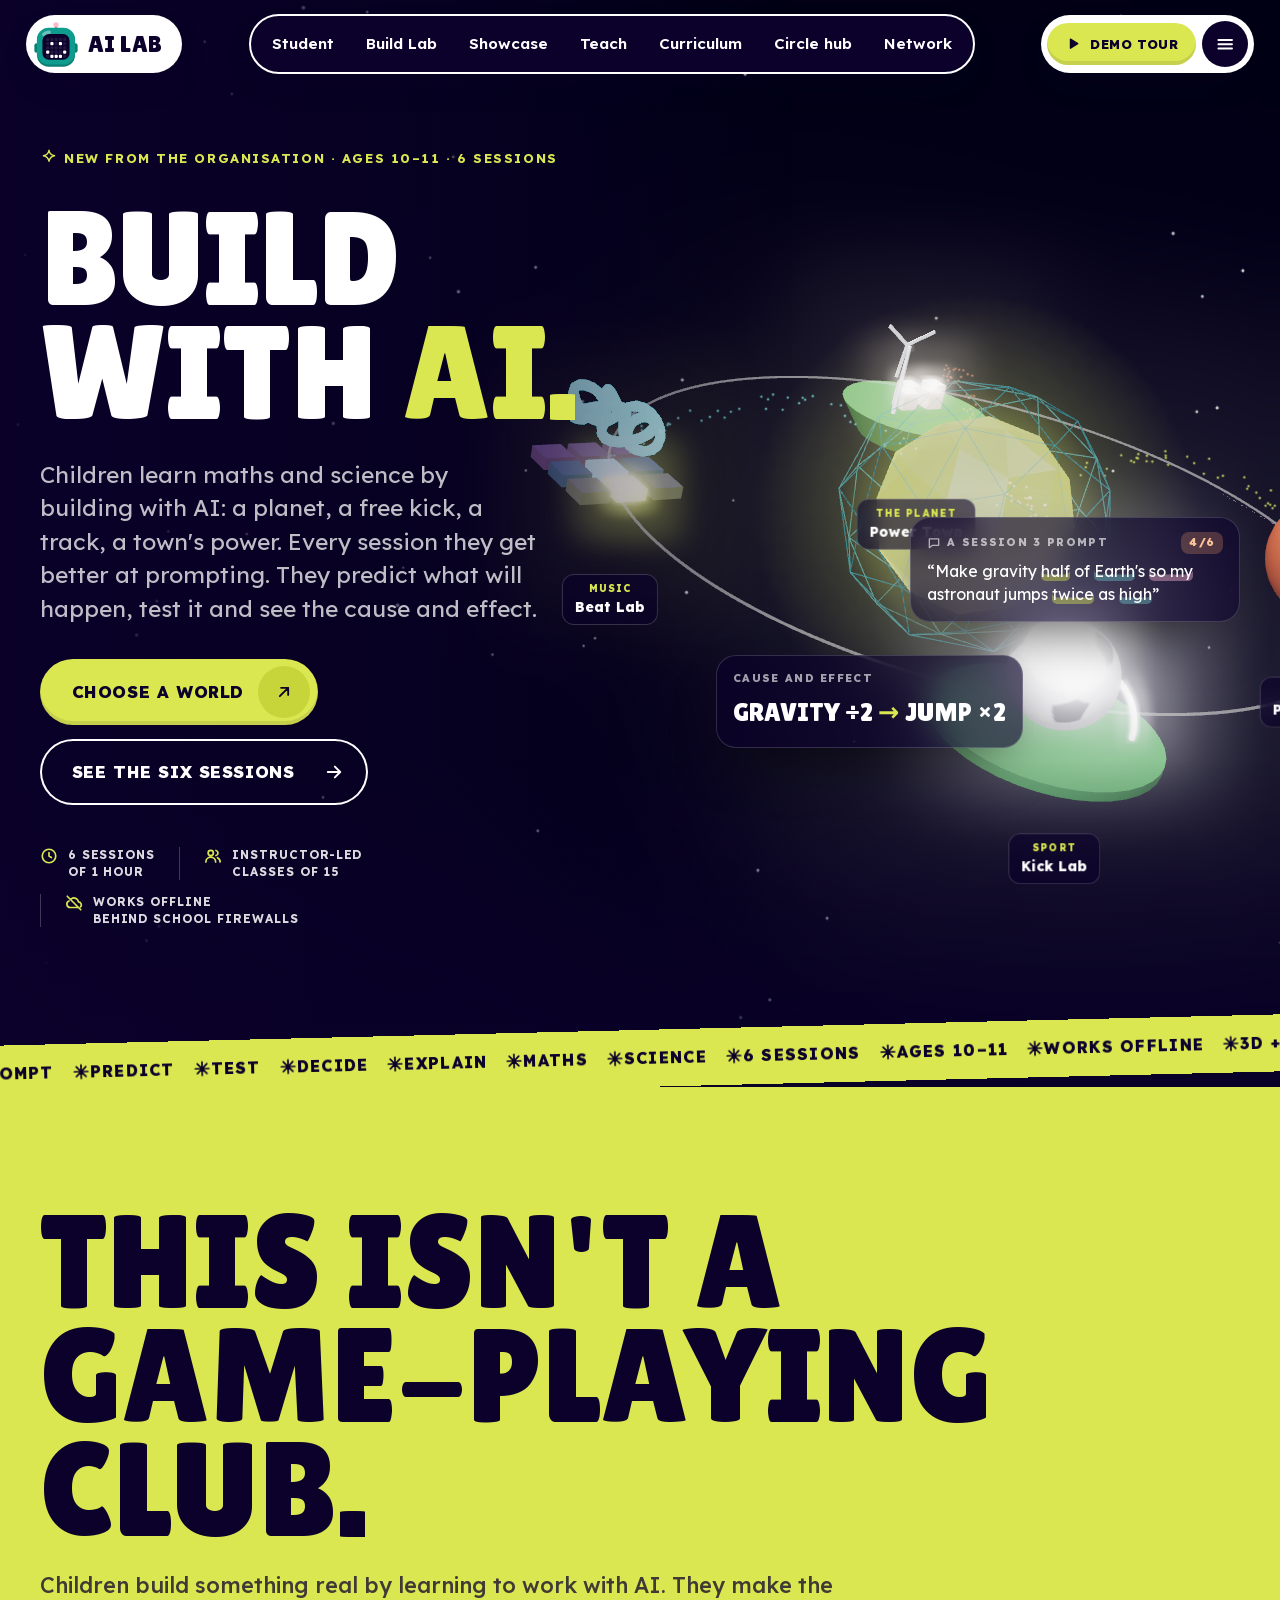
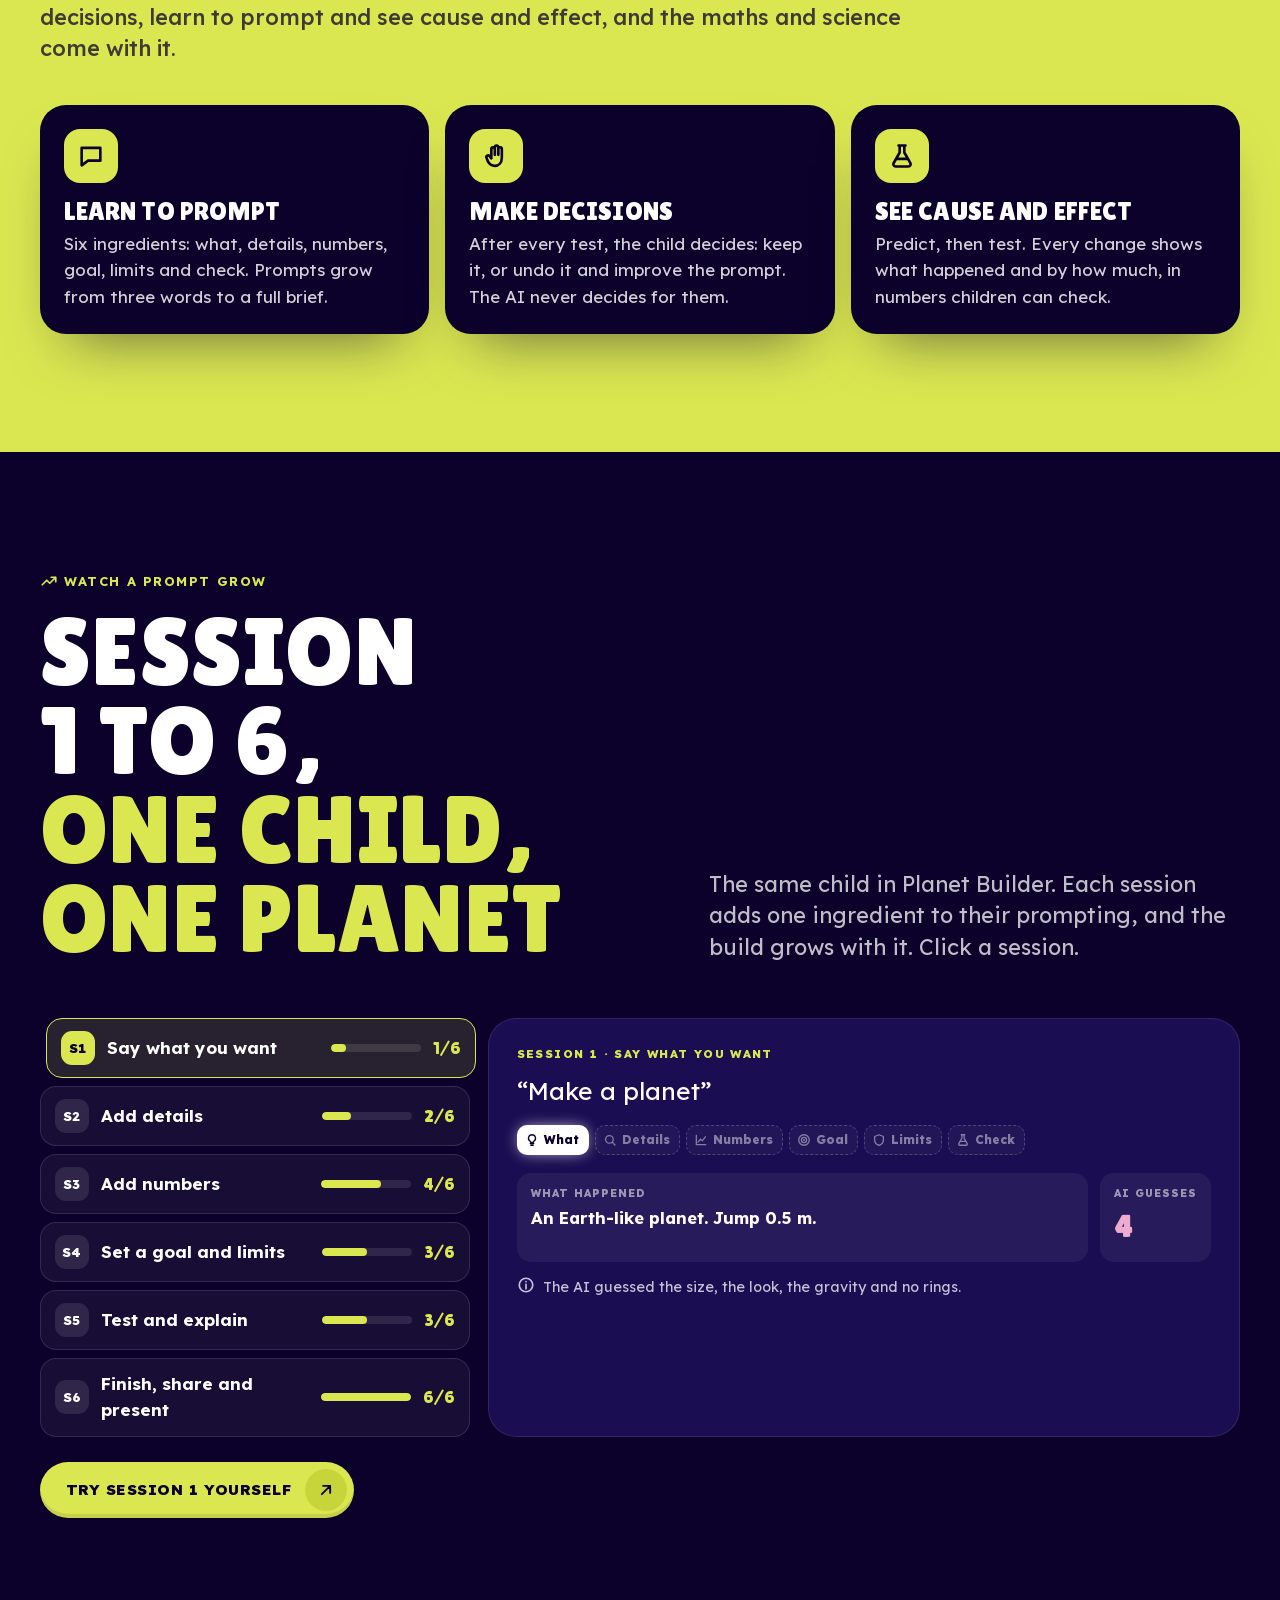
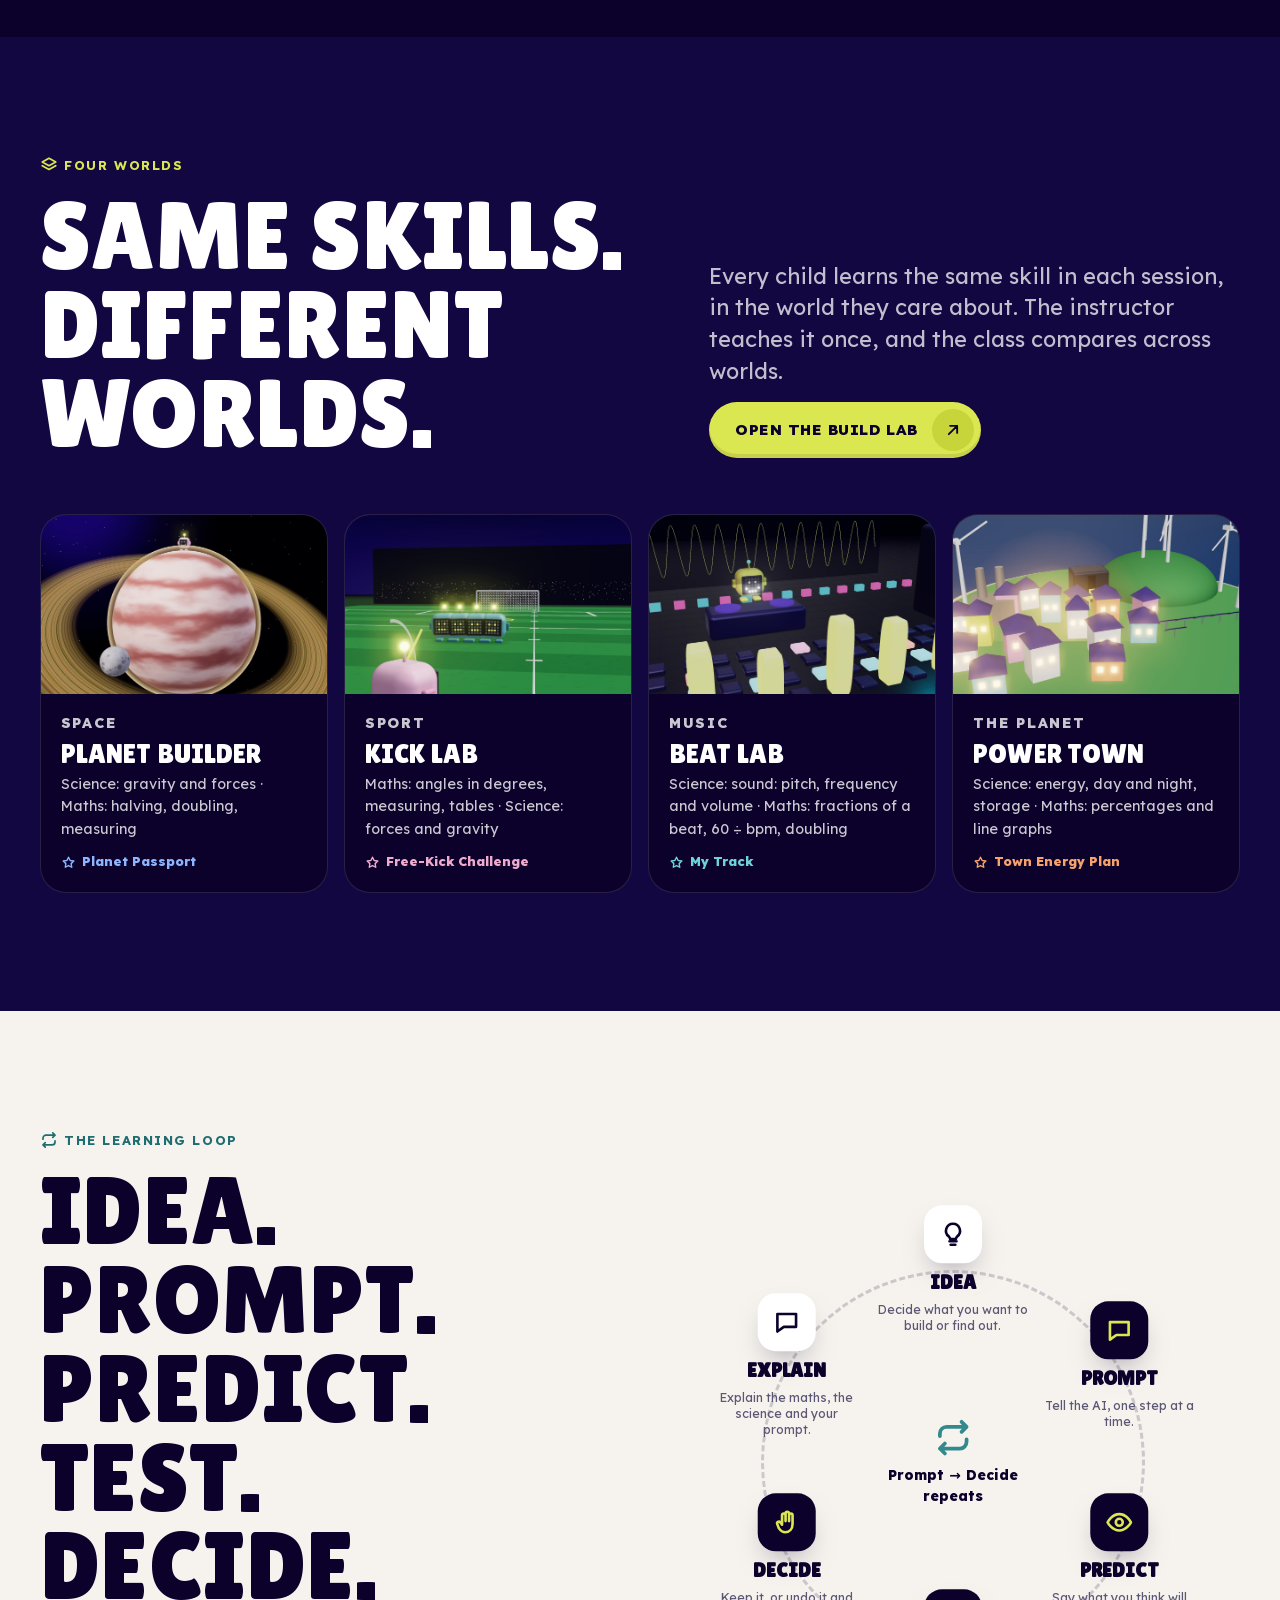
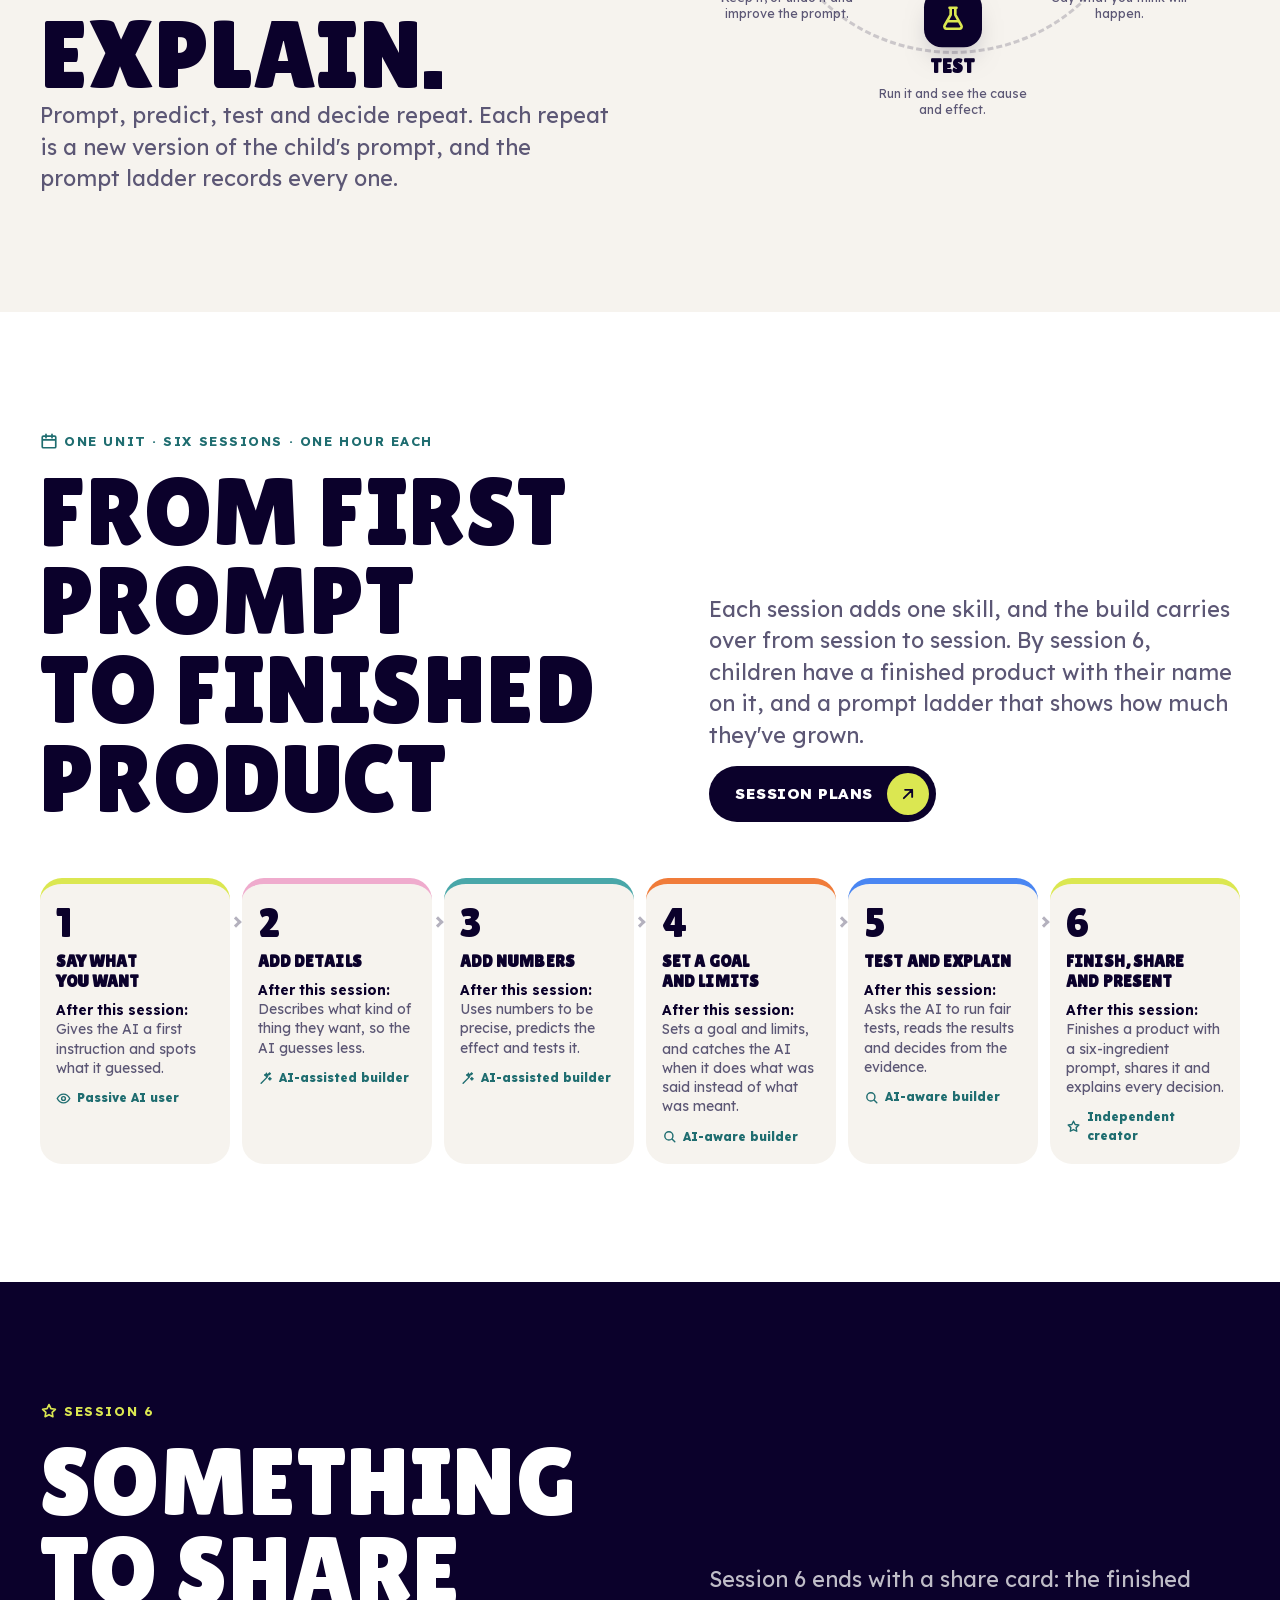
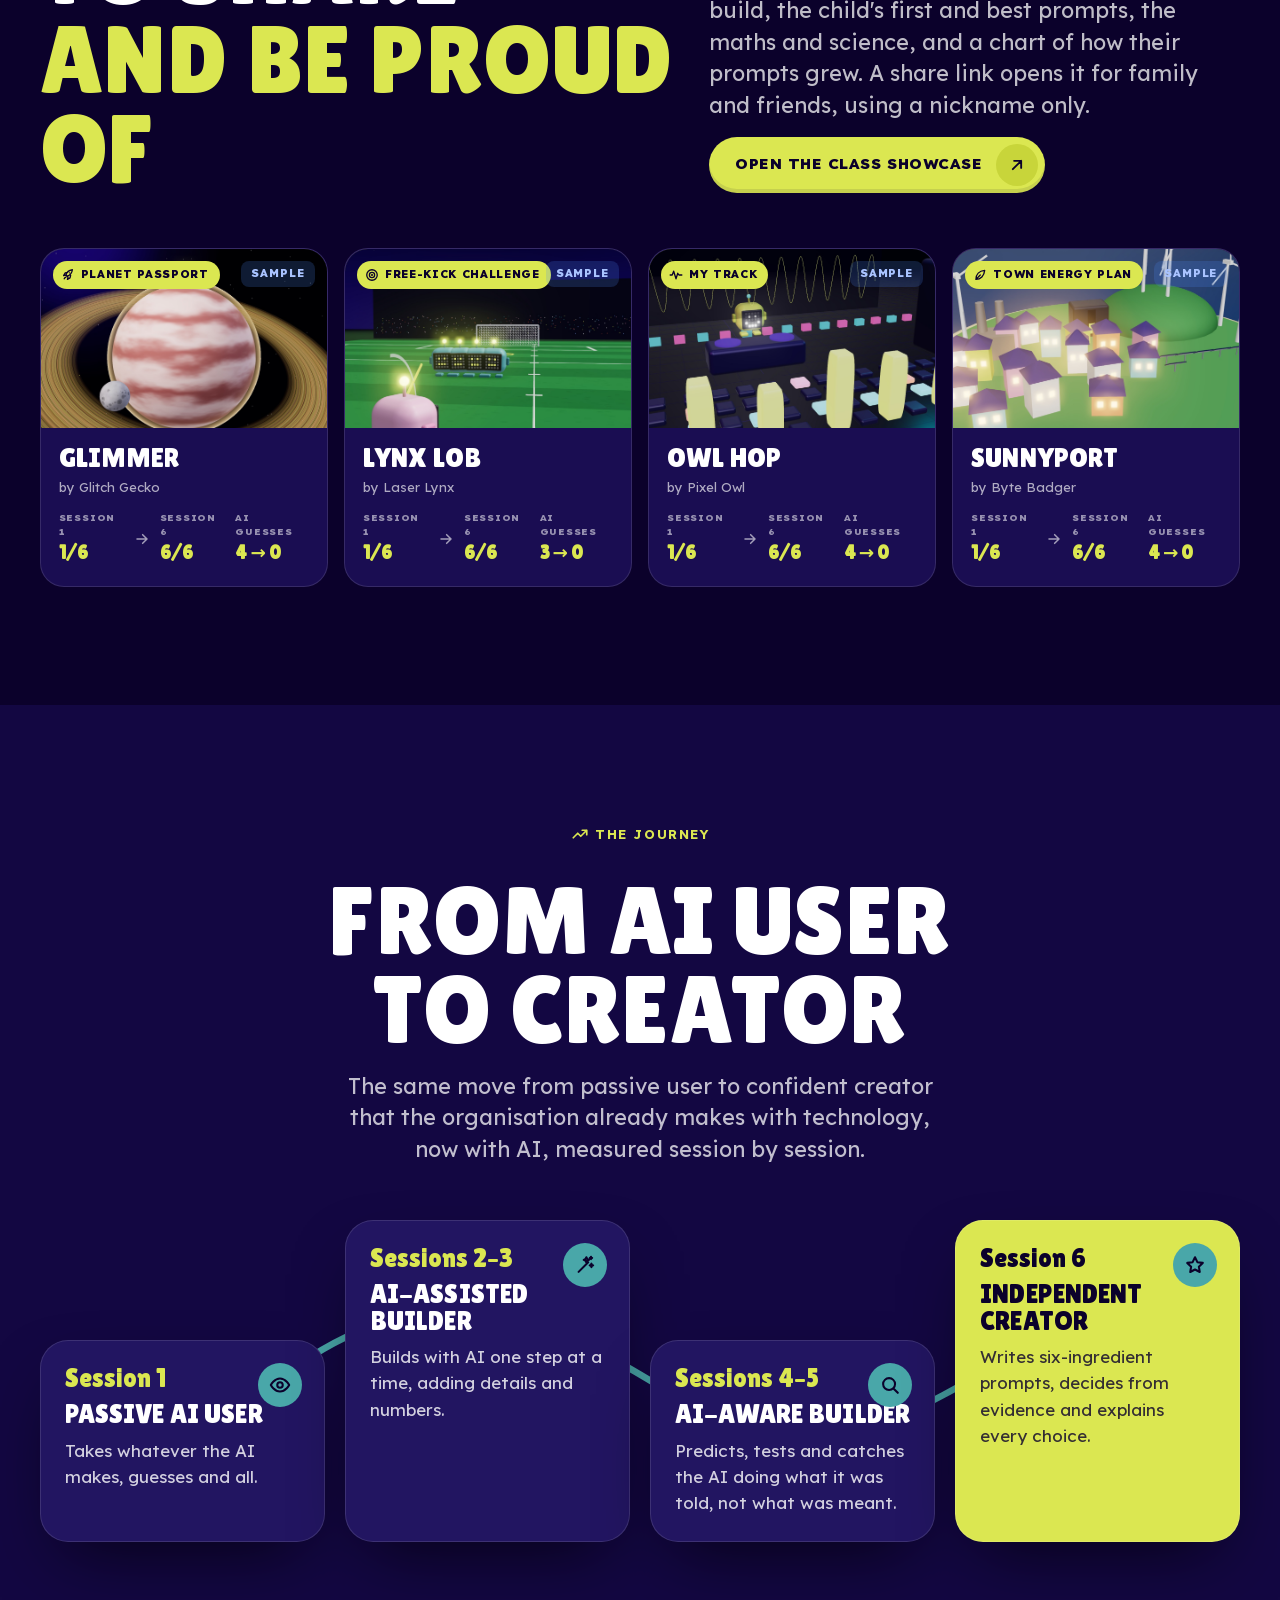
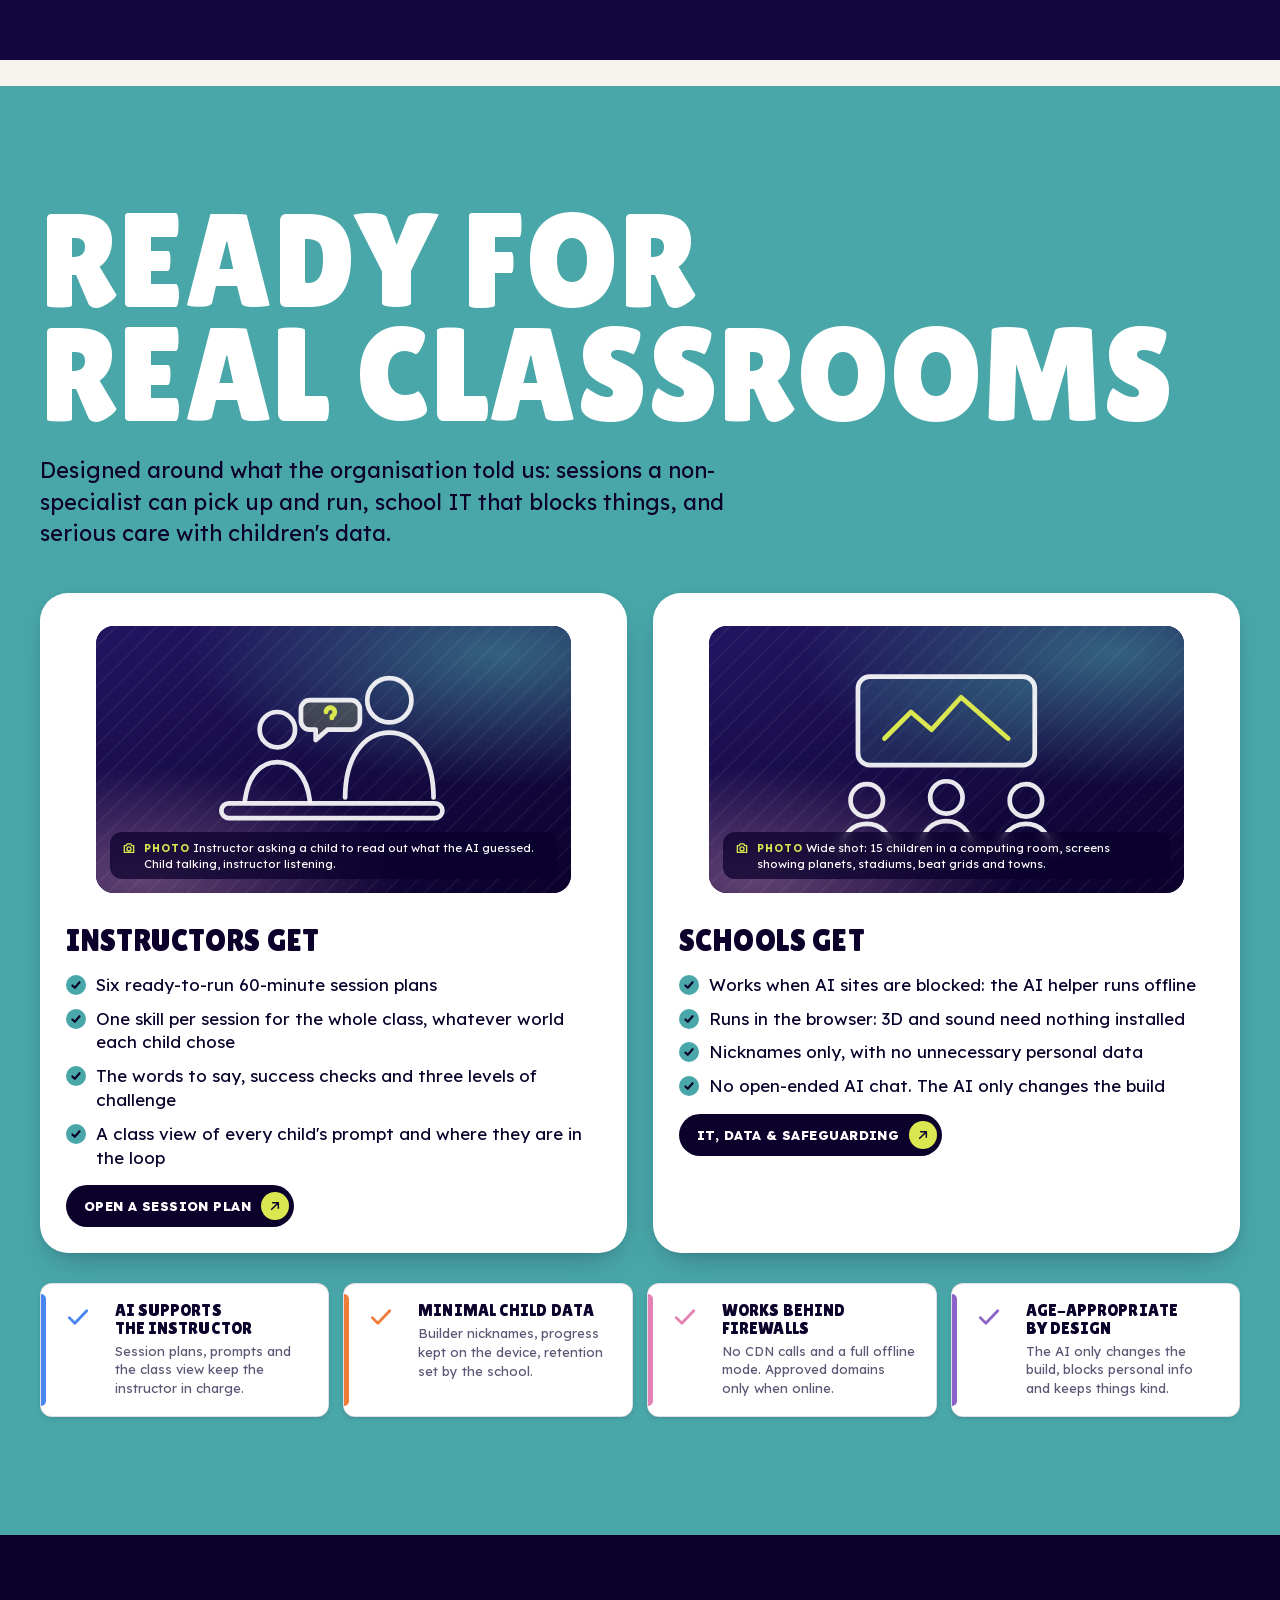
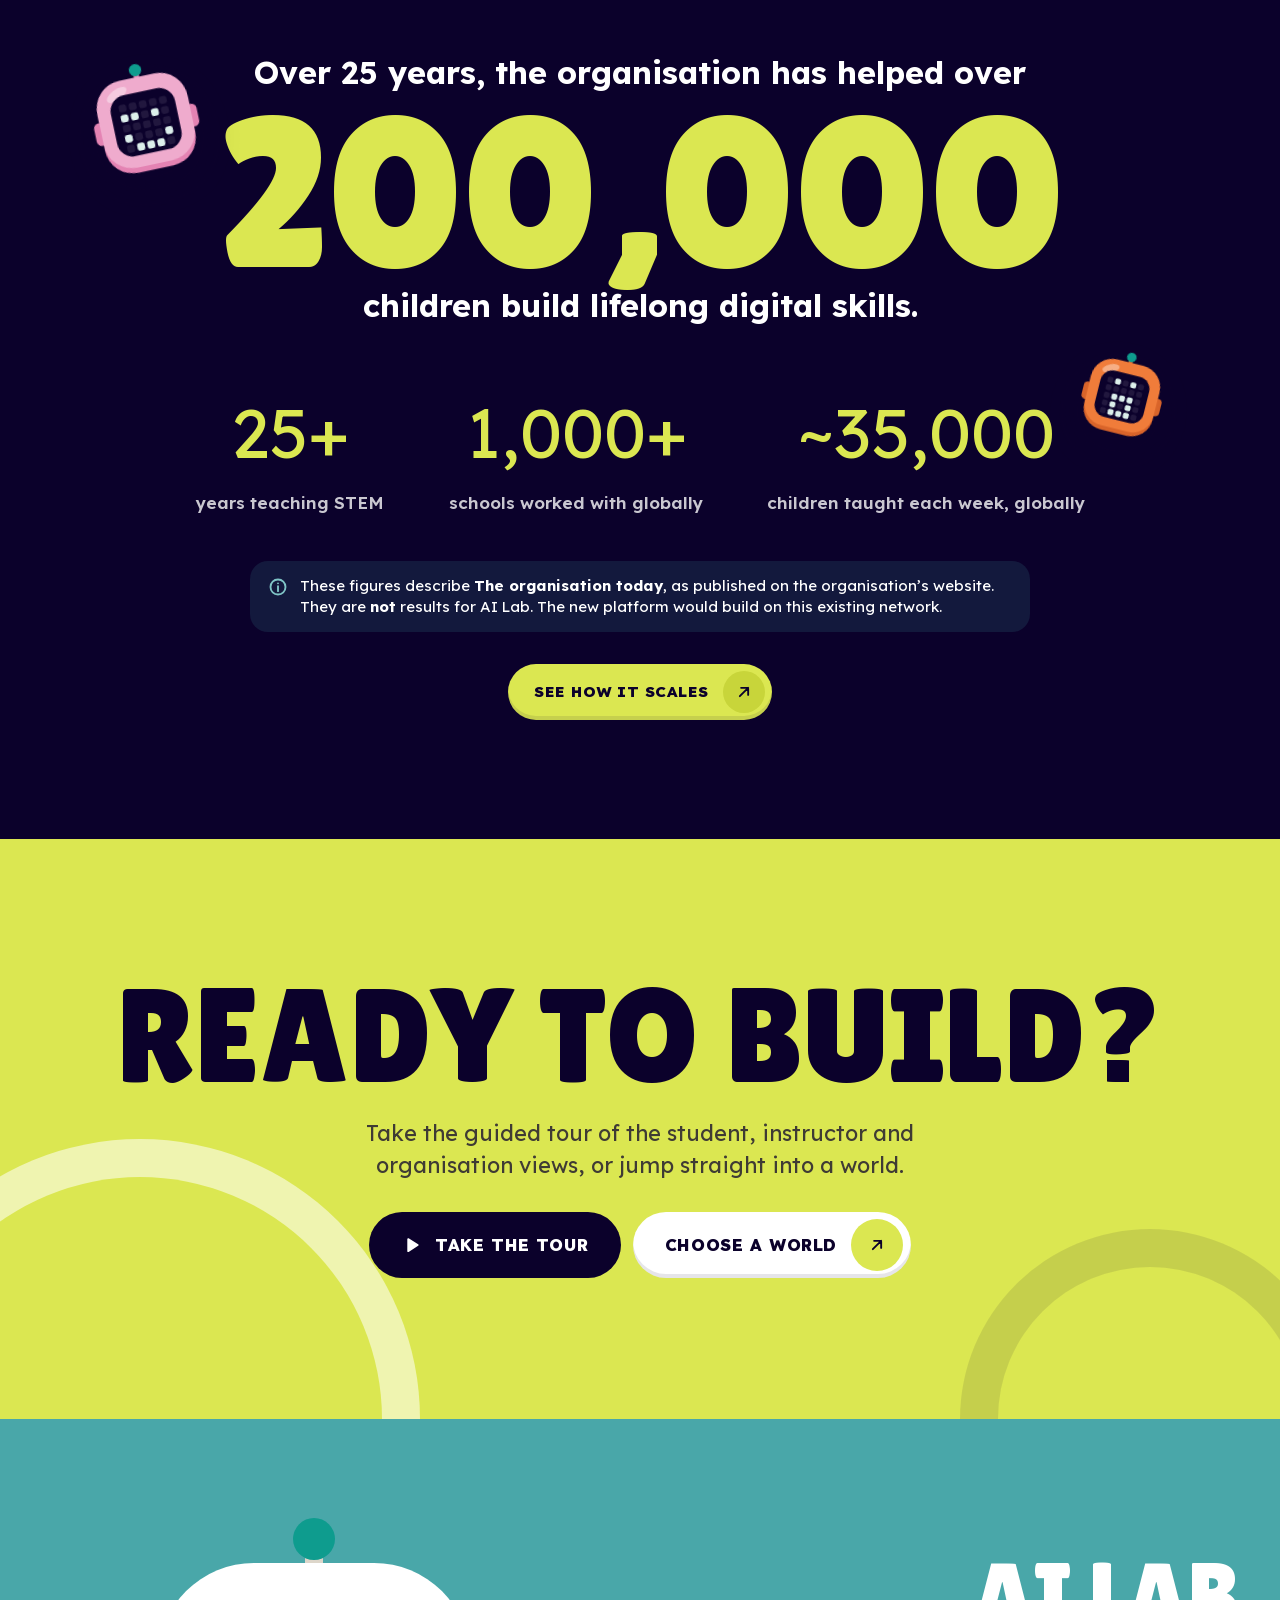
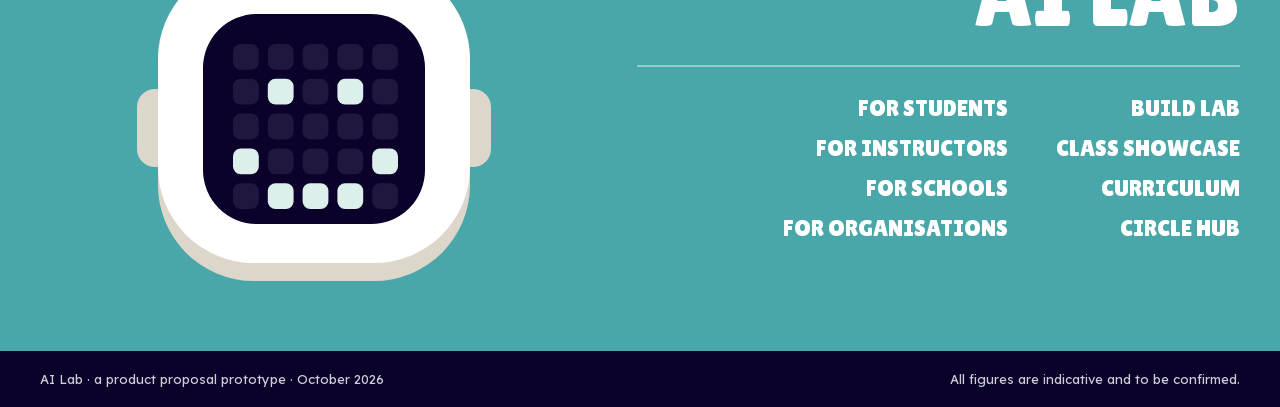
<file: ai-lab/index.html>
<!doctype html>
<html lang="en-GB">
  <head>
    <meta charset="utf-8" />
    <meta name="viewport" content="width=device-width, initial-scale=1" />
    <title>AI Lab</title>
    <meta name="description" content="AI Lab: a unit of six one-hour sessions where 10–11 year olds learn maths and science by building with AI, one prompt at a time." />
    <meta name="theme-color" content="#0b012b" />
    <link rel="icon" href="assets/favicon.svg" type="image/svg+xml" />
    <link rel="stylesheet" href="css/tokens.css" />
    <link rel="stylesheet" href="css/base.css" />
    <link rel="stylesheet" href="css/layout.css" />
    <link rel="stylesheet" href="css/components.css" />
    <link rel="stylesheet" href="css/build.css" />
    <link rel="stylesheet" href="css/pages.css" />
    <link rel="stylesheet" href="css/studio.css" />
    <link rel="stylesheet" href="css/v2.css" />
    <link rel="stylesheet" href="css/linkedin.css" />
  </head>
  <body>
    <a class="skip-link" href="#main">Skip to content</a>
    <header class="topbar" id="topbar"></header>
    <div class="menu-overlay" id="menu" role="dialog" aria-modal="true" aria-label="Menu" aria-hidden="true"></div>
    <main id="main" tabindex="-1"></main>
    <div class="toast-root" id="toast-root"></div>
    <div class="sr-only" id="announcer" aria-live="polite"></div>
    <noscript>
      <div style="padding: 120px 24px; text-align: center; font-family: sans-serif">AI Lab needs JavaScript to run. Please enable it, or ask your school IT team to allow scripts for this site.</div>
    </noscript>

    <!-- 3D (three.js r169, vendored: no CDN, works offline) -->
    <script src="js/vendor/three.bundle.js"></script>
    <!-- Core -->
    <script src="js/core/ns.js"></script>
    <script src="js/core/store.js"></script>
    <script src="js/core/router.js"></script>
    <script src="js/core/ui.js"></script>
    <script src="js/core/motion.js"></script>
    <script src="js/core/sound.js"></script>
    <script src="js/core/three-kit.js"></script>
    <!-- Content -->
    <script src="js/data/course.js"></script>
    <script src="js/data/content.js"></script>
    <!-- Prompt Studio + builds -->
    <script src="js/studio/prompt.js"></script>
    <script src="js/studio/studio.js"></script>
    <script src="js/studio/share.js"></script>
    <script src="js/builds/planet.js"></script>
    <script src="js/builds/kick.js"></script>
    <script src="js/builds/beat.js"></script>
    <script src="js/builds/power.js"></script>
    <!-- Pages -->
    <script src="js/pages/landing.js"></script>
    <script src="js/pages/student.js"></script>
    <script src="js/pages/lab.js"></script>
    <script src="js/pages/showcase.js"></script>
    <script src="js/pages/circle.js"></script>
    <script src="js/pages/teach.js"></script>
    <script src="js/pages/curriculum.js"></script>
    <script src="js/pages/org.js"></script>
    <script src="js/pages/screens.js"></script>
    <script src="js/pages/build.js"></script>
    <script src="js/pages/notfound.js"></script>
    <script src="js/core/tour.js"></script>
    <!-- Boot -->
    <script src="js/app.js"></script>
  </body>
</html>
</file>
<file: ai-lab/css/tokens.css>
/* ==========================================================================
   AI Lab — design tokens
   Palette sampled from the supplied the organisation’s website captures
   (navy #0b012b, lime #dbe751, teal #49a7a9, pink #efabcd).
   Fonts are bundled locally so the product works behind school firewalls.
   ========================================================================== */

@font-face {
  font-family: "Lilita One";
  src: url("../assets/fonts/lilita-one-latin.woff2") format("woff2");
  font-weight: 400;
  font-style: normal;
  font-display: swap;
}
@font-face {
  font-family: "Lexend";
  src: url("../assets/fonts/lexend-latin-var.woff2") format("woff2");
  font-weight: 300 800;
  font-style: normal;
  font-display: swap;
}
@font-face {
  font-family: "JetBrains Mono";
  src: url("../assets/fonts/jetbrains-mono-latin-var.woff2") format("woff2");
  font-weight: 400 700;
  font-style: normal;
  font-display: swap;
}

:root {
  /* ---- Brand palette ---------------------------------------------------- */
  --navy-950: #0b012b;
  --navy-900: #130742;
  --navy-850: #1a0d52;
  --navy-800: #221561;
  --navy-700: #31247a;
  --navy-600: #4a3f92;
  --navy-400: #8a82b8;

  --lime-200: #f1f6c0;
  --lime-300: #e7ef85;
  --lime-400: #dbe751;
  --lime-500: #c8d53a;
  --lime-600: #a9b621;
  --lime-700: #7e8a0e;

  --teal-100: #dff1f1;
  --teal-200: #b5dfe0;
  --teal-300: #7fc4c6;
  --teal-400: #49a7a9;
  --teal-500: #33898c;
  --teal-600: #1f6d70;
  --teal-700: #145356;

  --pink-200: #fbe3ee;
  --pink-300: #f5c7dd;
  --pink-400: #efabcd;
  --pink-500: #e483b3;
  --pink-600: #c85b93;

  --orange-400: #f07c3a;
  --orange-500: #d9642a;
  --blue-400: #4a86f2;

  --cream-50: #fbf9f5;
  --cream-100: #f6f3ee;
  --cream-200: #ece7de;
  --cream-300: #ddd6ca;
  --white: #ffffff;

  /* ---- Semantic tokens (brief §31) ------------------------------------- */
  --cx-primary: var(--lime-400);
  --cx-secondary: var(--teal-400);
  --cx-accent: var(--pink-400);
  --cx-background: var(--navy-950);
  --cx-surface: var(--white);
  --cx-text: var(--navy-950);
  --cx-muted: #5c5775;
  --cx-border: rgba(11, 1, 43, 0.12);

  /* Contextual (re-assigned by .on-navy / .on-teal / .on-cream) */
  --fg: var(--cx-text);
  --fg-muted: var(--cx-muted);
  --line: var(--cx-border);
  --bg: var(--cream-100);
  --card: var(--white);
  --heading: var(--navy-950);
  --accent-text: var(--teal-600);

  /* Authorship colours used across Build Mode */
  --author-starter: #8b86a3;
  --author-you: var(--lime-400);
  --author-ai: var(--pink-400);

  /* Status */
  --ok: #2fa36b;
  --warn: var(--orange-400);
  --bad: #e5484d;

  /* ---- Typography ------------------------------------------------------ */
  --font-display: "Lilita One", "Arial Rounded MT Bold", "Trebuchet MS", system-ui, sans-serif;
  --font-body: "Lexend", system-ui, -apple-system, "Segoe UI", Roboto, sans-serif;
  --font-code: "JetBrains Mono", ui-monospace, "SFMono-Regular", Menlo, Consolas, monospace;

  --fs-hero: clamp(3.6rem, 1.4rem + 8.6vw, 10.5rem);
  --fs-d1: clamp(3rem, 1.4rem + 5.8vw, 7.25rem);
  --fs-d2: clamp(2.35rem, 1.3rem + 3.8vw, 4.9rem);
  --fs-d3: clamp(1.85rem, 1.25rem + 2.1vw, 3.1rem);
  --fs-d4: clamp(1.4rem, 1.15rem + 0.95vw, 2.05rem);
  --fs-d5: clamp(1.15rem, 1.05rem + 0.4vw, 1.4rem);
  --fs-lead: clamp(1.12rem, 1rem + 0.45vw, 1.38rem);
  --fs-body: 1.0625rem;
  --fs-small: 0.9375rem;
  --fs-tiny: 0.8125rem;
  --fs-micro: 0.72rem;

  --lh-tight: 0.92;
  --lh-snug: 1.18;
  --lh-body: 1.55;

  /* ---- Space ----------------------------------------------------------- */
  --s-1: 0.25rem;
  --s-2: 0.5rem;
  --s-3: 0.75rem;
  --s-4: 1rem;
  --s-5: 1.5rem;
  --s-6: 2rem;
  --s-7: 3rem;
  --s-8: 4rem;
  --s-9: 6rem;
  --s-10: 8rem;
  --gutter: clamp(1rem, 0.4rem + 2.6vw, 3rem);
  --section-y: clamp(4rem, 2.6rem + 6vw, 9rem);
  --maxw: 1320px;
  --maxw-text: 64ch;

  /* ---- Shape ----------------------------------------------------------- */
  --r-xs: 8px;
  --r-sm: 12px;
  --r-md: 18px;
  --r-lg: 28px;
  --r-xl: 40px;
  --r-pill: 999px;
  --frame: 7px; /* white photo frame, as on the CX site */

  /* ---- Elevation ------------------------------------------------------- */
  --shadow-sm: 0 2px 6px rgba(11, 1, 43, 0.08), 0 1px 2px rgba(11, 1, 43, 0.06);
  --shadow-md: 0 14px 34px -14px rgba(11, 1, 43, 0.35), 0 2px 6px rgba(11, 1, 43, 0.06);
  --shadow-lg: 0 34px 70px -28px rgba(11, 1, 43, 0.55), 0 6px 14px rgba(11, 1, 43, 0.08);
  --shadow-navy: 0 30px 70px -24px rgba(0, 0, 0, 0.7);
  --shadow-press: 0 5px 0 0 rgba(11, 1, 43, 0.9);

  /* ---- Motion ---------------------------------------------------------- */
  --ease-out: cubic-bezier(0.2, 0.8, 0.2, 1);
  --ease-in-out: cubic-bezier(0.65, 0, 0.35, 1);
  --ease-spring: cubic-bezier(0.34, 1.56, 0.64, 1);
  --dur-1: 120ms;
  --dur-2: 220ms;
  --dur-3: 420ms;
  --dur-4: 800ms;

  --topbar-h: 84px;
  --z-top: 50;
  --z-menu: 60;
  --z-tour: 80;
  --z-modal: 90;
  --z-toast: 100;
}

/* Colour contexts ---------------------------------------------------------- */
.on-navy {
  --fg: #ffffff;
  --fg-muted: rgba(255, 255, 255, 0.74);
  --line: rgba(255, 255, 255, 0.14);
  --bg: var(--navy-950);
  --card: var(--navy-850);
  --heading: #ffffff;
  --accent-text: var(--lime-400);
  background-color: var(--navy-950);
  color: var(--fg);
}
.on-navy-2 {
  --fg: #ffffff;
  --fg-muted: rgba(255, 255, 255, 0.74);
  --line: rgba(255, 255, 255, 0.14);
  --bg: var(--navy-900);
  --card: var(--navy-800);
  --heading: #ffffff;
  --accent-text: var(--lime-400);
  background-color: var(--navy-900);
  color: var(--fg);
}
.on-teal {
  --fg: var(--navy-950);
  --fg-muted: rgba(11, 1, 43, 0.78);
  --line: rgba(11, 1, 43, 0.16);
  --bg: var(--teal-400);
  --card: #ffffff;
  --heading: #ffffff;
  --accent-text: var(--navy-950);
  background-color: var(--teal-400);
  color: var(--fg);
}
.on-cream {
  --fg: var(--navy-950);
  --fg-muted: var(--cx-muted);
  --line: var(--cx-border);
  --bg: var(--cream-100);
  --card: #ffffff;
  --heading: var(--navy-950);
  --accent-text: var(--teal-600);
  background-color: var(--cream-100);
  color: var(--fg);
}
.on-white {
  --fg: var(--navy-950);
  --fg-muted: var(--cx-muted);
  --line: var(--cx-border);
  --bg: #ffffff;
  --card: var(--cream-100);
  --heading: var(--navy-950);
  --accent-text: var(--teal-600);
  background-color: #ffffff;
  color: var(--fg);
}
.on-lime {
  --fg: var(--navy-950);
  --fg-muted: rgba(11, 1, 43, 0.75);
  --line: rgba(11, 1, 43, 0.16);
  --bg: var(--lime-400);
  --card: #ffffff;
  --heading: var(--navy-950);
  --accent-text: var(--navy-950);
  background-color: var(--lime-400);
  color: var(--fg);
}
</file>
<file: ai-lab/css/base.css>
/* ==========================================================================
   Base: reset, typography, focus, utilities
   ========================================================================== */

*,
*::before,
*::after {
  box-sizing: border-box;
}

html {
  -webkit-text-size-adjust: 100%;
  text-size-adjust: 100%;
  scroll-behavior: smooth;
  scroll-padding-top: calc(var(--topbar-h) + 16px);
}

body {
  margin: 0;
  min-height: 100vh;
  font-family: var(--font-body);
  font-size: var(--fs-body);
  line-height: var(--lh-body);
  font-weight: 400;
  color: var(--cx-text);
  background: var(--cream-100);
  -webkit-font-smoothing: antialiased;
  -moz-osx-font-smoothing: grayscale;
  text-rendering: optimizeLegibility;
  overflow-x: hidden;
}

img,
svg,
canvas,
video {
  display: block;
  max-width: 100%;
}

button,
input,
select,
textarea {
  font: inherit;
  color: inherit;
}

button {
  cursor: pointer;
  border: 0;
  background: none;
  padding: 0;
}

a {
  color: inherit;
  text-decoration-thickness: 2px;
  text-underline-offset: 3px;
}

p {
  margin: 0 0 var(--s-4);
}
p:last-child {
  margin-bottom: 0;
}

ul,
ol {
  margin: 0;
  padding: 0;
}

h1,
h2,
h3,
h4,
.display {
  font-family: var(--font-display);
  font-weight: 400;
  text-transform: uppercase;
  letter-spacing: 0.005em;
  line-height: var(--lh-tight);
  margin: 0;
  color: var(--heading);
  text-wrap: balance;
}

h1 {
  font-size: var(--fs-d1);
}
h2 {
  font-size: var(--fs-d2);
}
h3 {
  font-size: var(--fs-d4);
  line-height: 1;
}
h4 {
  font-size: var(--fs-d5);
  line-height: 1.05;
}

.hero-type {
  font-size: var(--fs-hero);
  line-height: 0.86;
}
.d1 {
  font-size: var(--fs-d1);
}
.d2 {
  font-size: var(--fs-d2);
}
.d3 {
  font-size: var(--fs-d3);
  line-height: 0.98;
}
.d4 {
  font-size: var(--fs-d4);
  line-height: 1;
}
.d5 {
  font-size: var(--fs-d5);
  line-height: 1.05;
}

.lead {
  font-size: var(--fs-lead);
  line-height: 1.45;
  color: var(--fg-muted);
  max-width: 46ch;
}
.on-navy .lead,
.on-navy-2 .lead {
  color: var(--fg-muted);
}

.eyebrow {
  display: inline-flex;
  align-items: center;
  gap: 0.5em;
  font-family: var(--font-body);
  font-weight: 700;
  font-size: var(--fs-tiny);
  letter-spacing: 0.12em;
  text-transform: uppercase;
  color: var(--accent-text);
}

.muted {
  color: var(--fg-muted);
}
.small {
  font-size: var(--fs-small);
}
.tiny {
  font-size: var(--fs-tiny);
}
.mono {
  font-family: var(--font-code);
}
.text-lime {
  color: var(--lime-400);
}
.text-teal {
  color: var(--teal-400);
}
.text-pink {
  color: var(--pink-400);
}
.text-navy {
  color: var(--navy-950);
}
.text-white {
  color: #fff;
}
.center {
  text-align: center;
}
.nowrap {
  white-space: nowrap;
}

strong,
b {
  font-weight: 700;
}

::selection {
  background: var(--lime-400);
  color: var(--navy-950);
}

/* Focus: thick, friendly and always visible for keyboard users ------------ */
:focus {
  outline: none;
}
:focus-visible {
  outline: 3px solid var(--lime-400);
  outline-offset: 3px;
  box-shadow: 0 0 0 6px var(--navy-950);
  border-radius: 10px;
}
.on-lime :focus-visible,
.on-cream :focus-visible,
.on-white :focus-visible {
  outline-color: var(--navy-950);
  box-shadow: 0 0 0 6px var(--lime-400);
}

[tabindex="-1"]:focus,
[tabindex="-1"]:focus-visible {
  outline: none;
  box-shadow: none;
}

.skip-link {
  position: fixed;
  left: 16px;
  top: -100px;
  z-index: 200;
  background: var(--lime-400);
  color: var(--navy-950);
  font-weight: 700;
  padding: 12px 20px;
  border-radius: var(--r-pill);
  text-decoration: none;
  transition: top var(--dur-2) var(--ease-out);
}
.skip-link:focus {
  top: 16px;
}

.sr-only {
  position: absolute !important;
  width: 1px;
  height: 1px;
  padding: 0;
  margin: -1px;
  overflow: hidden;
  clip: rect(0, 0, 0, 0);
  white-space: nowrap;
  border: 0;
}

/* Layout helpers --------------------------------------------------------- */
.container {
  width: 100%;
  max-width: calc(var(--maxw) + var(--gutter) * 2);
  margin-inline: auto;
  padding-inline: var(--gutter);
}
.container--wide {
  max-width: calc(1560px + var(--gutter) * 2);
}
.container--narrow {
  max-width: calc(980px + var(--gutter) * 2);
}

.section {
  position: relative;
  padding-block: var(--section-y);
}
.section--tight {
  padding-block: clamp(3rem, 2rem + 4vw, 5.5rem);
}

.stack > * + * {
  margin-top: var(--stack, var(--s-4));
}
.cluster {
  display: flex;
  flex-wrap: wrap;
  align-items: center;
  gap: var(--gap, var(--s-3));
}
.grid {
  display: grid;
  gap: var(--gap, var(--s-5));
}
.grid-2 {
  grid-template-columns: repeat(2, minmax(0, 1fr));
}
.grid-3 {
  grid-template-columns: repeat(3, minmax(0, 1fr));
}
.grid-4 {
  grid-template-columns: repeat(4, minmax(0, 1fr));
}
@media (max-width: 1080px) {
  .grid-4 {
    grid-template-columns: repeat(2, minmax(0, 1fr));
  }
  .grid-3 {
    grid-template-columns: repeat(2, minmax(0, 1fr));
  }
}
@media (max-width: 680px) {
  .grid-2,
  .grid-3,
  .grid-4 {
    grid-template-columns: minmax(0, 1fr);
  }
}

.flow-x {
  display: flex;
  gap: var(--s-5);
  overflow-x: auto;
  scroll-snap-type: x mandatory;
  padding-bottom: var(--s-4);
  scrollbar-width: thin;
}
.flow-x > * {
  scroll-snap-align: start;
  flex: 0 0 auto;
}

hr.rule {
  border: 0;
  height: 1px;
  background: var(--line);
  margin: var(--s-5) 0;
}

/* Reveal-on-scroll (motion.js adds .is-in) -------------------------------- */
[data-reveal] {
  opacity: 0;
  transform: translateY(28px);
  transition:
    opacity var(--dur-4) var(--ease-out),
    transform var(--dur-4) var(--ease-out);
  transition-delay: var(--delay, 0ms);
}
[data-reveal="left"] {
  transform: translateX(-36px);
}
[data-reveal="right"] {
  transform: translateX(36px);
}
[data-reveal="pop"] {
  transform: scale(0.86) rotate(-3deg);
}
[data-reveal].is-in {
  opacity: 1;
  transform: none;
}

/* Reduced motion: honour the OS setting and the in-app toggle ------------- */
@media (prefers-reduced-motion: reduce) {
  html {
    scroll-behavior: auto;
  }
  *,
  *::before,
  *::after {
    animation-duration: 0.001ms !important;
    animation-iteration-count: 1 !important;
    transition-duration: 0.001ms !important;
  }
  [data-reveal] {
    opacity: 1;
    transform: none;
  }
}
html.reduce-motion {
  scroll-behavior: auto;
}
html.reduce-motion *,
html.reduce-motion *::before,
html.reduce-motion *::after {
  animation-duration: 0.001ms !important;
  animation-iteration-count: 1 !important;
  transition-duration: 0.001ms !important;
}
html.reduce-motion [data-reveal] {
  opacity: 1;
  transform: none;
}

/* Print: lesson plans must print cleanly for instructors ------------------ */
@media print {
  .topbar,
  .menu-overlay,
  .site-footer,
  .tour,
  .toast-root,
  .no-print,
  .ticker {
    display: none !important;
  }
  body {
    background: #fff;
    color: #000;
  }
  .on-navy,
  .on-navy-2,
  .on-teal,
  .on-lime {
    background: #fff !important;
    color: #000 !important;
    --fg: #000;
    --fg-muted: #333;
    --heading: #000;
  }
  main {
    padding-top: 0 !important;
  }
  .print-break {
    break-before: page;
  }
}
</file>
<file: ai-lab/css/layout.css>
/* ==========================================================================
   Layout: floating pill navigation, menu overlay, page shells, footer
   ========================================================================== */

/* ---- Top bar: three floating pills (logo · nav · actions) -------------- */
.topbar {
  position: fixed;
  inset: 14px 0 auto 0;
  z-index: var(--z-top);
  display: flex;
  align-items: center;
  justify-content: space-between;
  gap: var(--s-3);
  padding-inline: clamp(12px, 2vw, 32px);
  pointer-events: none;
  transition: transform var(--dur-3) var(--ease-out);
}
.topbar > * {
  pointer-events: auto;
}
.topbar.is-hidden {
  transform: translateY(-120%);
}

.brand {
  display: inline-flex;
  align-items: center;
  gap: 10px;
  padding: 7px 20px 7px 8px;
  background: #fff;
  border-radius: var(--r-pill);
  text-decoration: none;
  color: var(--navy-950);
  box-shadow: var(--shadow-md);
  min-height: 58px;
  flex-shrink: 0;
}
.brand__mark {
  width: 44px;
  height: 44px;
  flex-shrink: 0;
}
.brand__text {
  display: flex;
  flex-direction: column;
  line-height: 1;
}
.brand__org {
  font-weight: 800;
  font-size: 0.66rem;
  letter-spacing: 0.1em;
  text-transform: uppercase;
  color: var(--teal-500);
}
.brand__name {
  font-family: var(--font-display);
  font-size: 1.34rem;
  text-transform: uppercase;
  letter-spacing: 0.01em;
  margin-top: 3px;
}

.navpill {
  display: flex;
  align-items: center;
  gap: 2px;
  padding: 6px;
  background: var(--navy-950);
  border: 2px solid #fff;
  border-radius: var(--r-pill);
  box-shadow: var(--shadow-md);
}
.navpill a {
  position: relative;
  display: inline-flex;
  align-items: center;
  gap: 6px;
  padding: 10px 15px;
  border-radius: var(--r-pill);
  color: #fff;
  font-weight: 600;
  font-size: 0.95rem;
  text-decoration: none;
  white-space: nowrap;
  transition:
    background var(--dur-2) var(--ease-out),
    color var(--dur-2);
}
.navpill a:hover {
  background: var(--navy-700);
}
.navpill a[aria-current="page"] {
  background: var(--lime-400);
  color: var(--navy-950);
}

.actions {
  display: flex;
  align-items: center;
  gap: 6px;
  padding: 6px;
  background: #fff;
  border-radius: var(--r-pill);
  box-shadow: var(--shadow-md);
  flex-shrink: 0;
}
.actions__status {
  display: inline-flex;
  align-items: center;
  gap: 8px;
  padding: 0 12px 0 10px;
  font-size: var(--fs-tiny);
  font-weight: 700;
  color: var(--navy-950);
  white-space: nowrap;
}
.actions__status .dot {
  width: 9px;
  height: 9px;
  border-radius: 50%;
  background: var(--ok);
  box-shadow: 0 0 0 4px rgba(47, 163, 107, 0.18);
}
.menu-btn {
  display: grid;
  place-items: center;
  width: 46px;
  height: 46px;
  border-radius: 50%;
  background: var(--navy-950);
  color: #fff;
  transition: transform var(--dur-2) var(--ease-spring);
}
.menu-btn:hover {
  transform: rotate(90deg);
}
.menu-btn svg {
  width: 20px;
  height: 20px;
}

@media (max-width: 1240px) {
  .navpill {
    display: none;
  }
}
@media (max-width: 1380px) {
  .actions__status {
    display: none;
  }
}
@media (max-width: 560px) {
  .brand {
    padding-right: 14px;
    min-height: 52px;
  }
  .brand__mark {
    width: 38px;
    height: 38px;
  }
  .brand__name {
    font-size: 1.08rem;
  }
  .actions .btn__label-long {
    display: none;
  }
}

/* ---- Menu overlay ------------------------------------------------------ */
.menu-overlay {
  position: fixed;
  inset: 0;
  z-index: var(--z-menu);
  overflow-y: auto;
  background: var(--navy-950);
  color: #fff;
  padding: clamp(96px, 12vh, 130px) var(--gutter) var(--s-7);
  opacity: 0;
  visibility: hidden;
  transition:
    opacity var(--dur-3) var(--ease-out),
    visibility 0s linear var(--dur-3);
}
.menu-overlay.is-open {
  opacity: 1;
  visibility: visible;
  transition:
    opacity var(--dur-3) var(--ease-out),
    visibility 0s;
}
.menu-overlay__close {
  position: fixed;
  top: 20px;
  right: clamp(12px, 2vw, 32px);
  width: 56px;
  height: 56px;
  border-radius: 50%;
  background: var(--lime-400);
  color: var(--navy-950);
  display: grid;
  place-items: center;
}
.menu-overlay__close svg {
  width: 22px;
  height: 22px;
}
.menu-grid {
  max-width: var(--maxw);
  margin-inline: auto;
  display: grid;
  grid-template-columns: repeat(3, minmax(0, 1fr)) minmax(0, 0.9fr);
  gap: var(--s-7) var(--s-6);
}
.menu-group h2 {
  font-family: var(--font-body);
  font-size: var(--fs-tiny);
  letter-spacing: 0.14em;
  color: var(--lime-400);
  font-weight: 700;
  margin-bottom: var(--s-4);
}
.menu-group ul {
  list-style: none;
  display: grid;
  gap: 6px;
}
.menu-group a {
  font-family: var(--font-display);
  font-size: clamp(1.6rem, 1.2rem + 1.3vw, 2.5rem);
  text-transform: uppercase;
  line-height: 1.05;
  text-decoration: none;
  color: #fff;
  transition:
    color var(--dur-2),
    padding var(--dur-2) var(--ease-out);
}
.menu-group a:hover {
  color: var(--lime-400);
  padding-left: 8px;
}
.menu-group .menu-sub {
  font-family: var(--font-body);
  font-size: var(--fs-small);
  color: rgba(255, 255, 255, 0.66);
  display: block;
  text-transform: none;
  line-height: 1.3;
  margin-top: 2px;
}
.menu-settings {
  display: grid;
  gap: var(--s-3);
  align-content: start;
}
@media (max-width: 1000px) {
  .menu-grid {
    grid-template-columns: repeat(2, minmax(0, 1fr));
  }
}
@media (max-width: 600px) {
  .menu-grid {
    grid-template-columns: minmax(0, 1fr);
  }
}

/* ---- Page shells -------------------------------------------------------- */
#main {
  display: block;
  min-height: 100vh;
  outline: none;
}
.page {
  position: relative;
}
.page--padded {
  padding-top: calc(var(--topbar-h) + 28px);
}
.page--app {
  padding-top: calc(var(--topbar-h) + 8px);
  min-height: 100vh;
  background: var(--navy-950);
}
.page-enter {
  animation: page-in var(--dur-3) var(--ease-out) both;
}
@keyframes page-in {
  from {
    opacity: 0;
    transform: translateY(12px);
  }
  to {
    opacity: 1;
    transform: none;
  }
}

/* Page hero pattern used on inner pages ---------------------------------- */
.page-hero {
  position: relative;
  overflow: hidden;
  padding: calc(var(--topbar-h) + clamp(3rem, 2rem + 4vw, 6rem)) 0 clamp(3.5rem, 2rem + 5vw, 7rem);
}
.page-hero__inner {
  position: relative;
  z-index: 2;
}
.page-hero .lead {
  margin-top: var(--s-5);
}
.page-hero__deco {
  position: absolute;
  inset: 0;
  z-index: 1;
  pointer-events: none;
}

/* Breadcrumb / back link */
.backlink {
  display: inline-flex;
  align-items: center;
  gap: 8px;
  font-weight: 700;
  font-size: var(--fs-small);
  color: var(--fg-muted);
  text-decoration: none;
}
.backlink:hover {
  color: var(--accent-text);
}
.backlink svg {
  width: 18px;
  height: 18px;
}

/* ---- Footer ------------------------------------------------------------ */
.site-footer {
  position: relative;
  overflow: hidden;
}
.site-footer__main {
  display: grid;
  grid-template-columns: minmax(0, 1fr) minmax(0, 1.1fr);
  gap: var(--s-7);
  align-items: center;
  padding-block: var(--s-9) var(--s-8);
}
.site-footer__face {
  width: min(360px, 70%);
  justify-self: center;
}
.site-footer__word {
  font-family: var(--font-display);
  font-size: clamp(3rem, 1.6rem + 5vw, 6.4rem);
  line-height: 0.86;
  text-transform: uppercase;
  color: #fff;
  text-align: right;
}
.site-footer__links {
  display: grid;
  grid-template-columns: repeat(2, auto);
  justify-content: end;
  gap: 4px var(--s-7);
  margin-top: var(--s-6);
  padding-top: var(--s-5);
  border-top: 2px solid rgba(255, 255, 255, 0.4);
  list-style: none;
  text-align: right;
}
.site-footer__links a {
  font-family: var(--font-display);
  text-transform: uppercase;
  font-size: 1.45rem;
  color: #fff;
  text-decoration: none;
}
.site-footer__links a:hover {
  color: var(--navy-950);
}
.site-footer__base {
  background: var(--navy-950);
  color: rgba(255, 255, 255, 0.8);
  font-size: var(--fs-tiny);
  padding-block: 18px;
}
.site-footer__base .container {
  display: flex;
  flex-wrap: wrap;
  justify-content: space-between;
  gap: var(--s-3);
}
@media (max-width: 800px) {
  .site-footer__main {
    grid-template-columns: minmax(0, 1fr);
    text-align: center;
  }
  .site-footer__word,
  .site-footer__links {
    text-align: center;
    justify-content: center;
  }
}
</file>
<file: ai-lab/css/components.css>
/* ==========================================================================
   Components: buttons, pills, cards, photo frames, characters, ticker,
   curves, big numbers, stages, meters, badges, dialogs, form controls
   ========================================================================== */

/* Default size for inline icons; components override as needed */
svg.i {
  width: 1.2em;
  height: 1.2em;
  flex-shrink: 0;
}
.eyebrow svg.i {
  width: 18px;
  height: 18px;
}

/* ---- Buttons: big pills with a circular arrow, like the CX site --------- */
.btn {
  --btn-bg: var(--lime-400);
  --btn-fg: var(--navy-950);
  --btn-circle: var(--lime-500);
  --btn-h: 56px;
  position: relative;
  display: inline-flex;
  align-items: center;
  justify-content: center;
  gap: 14px;
  min-height: var(--btn-h);
  padding: 0 26px;
  border-radius: var(--r-pill);
  background: var(--btn-bg);
  color: var(--btn-fg);
  font-family: var(--font-body);
  font-weight: 800;
  font-size: 0.95rem;
  letter-spacing: 0.035em;
  text-transform: uppercase;
  text-decoration: none;
  line-height: 1.1;
  white-space: nowrap;
  box-shadow: inset 0 -4px 0 rgba(11, 1, 43, 0.1);
  transition:
    transform var(--dur-1) var(--ease-out),
    box-shadow var(--dur-2) var(--ease-out),
    background var(--dur-2);
  -webkit-tap-highlight-color: transparent;
  user-select: none;
}
.btn:hover {
  transform: translateY(-2px);
  box-shadow:
    inset 0 -4px 0 rgba(11, 1, 43, 0.1),
    0 12px 22px -12px rgba(11, 1, 43, 0.55);
}
.btn:active {
  transform: translateY(2px) scale(0.98);
  box-shadow: inset 0 -1px 0 rgba(11, 1, 43, 0.1);
}
.btn[disabled],
.btn[aria-disabled="true"] {
  opacity: 0.45;
  pointer-events: none;
}
.btn--arrow {
  padding-right: 7px;
}
.btn__arrow {
  display: grid;
  place-items: center;
  width: calc(var(--btn-h) - 14px);
  height: calc(var(--btn-h) - 14px);
  border-radius: 50%;
  background: var(--btn-circle);
  transition: transform var(--dur-3) var(--ease-spring);
  flex-shrink: 0;
}
.btn__arrow svg {
  width: 20px;
  height: 20px;
}
.btn:hover .btn__arrow {
  transform: rotate(45deg);
}
.btn__icon {
  width: 20px;
  height: 20px;
  flex-shrink: 0;
}

.btn--teal {
  --btn-bg: var(--teal-400);
  --btn-fg: var(--navy-950);
  --btn-circle: var(--teal-300);
}
.btn--navy {
  --btn-bg: var(--navy-950);
  --btn-fg: #fff;
  --btn-circle: var(--lime-400);
}
.btn--navy .btn__arrow {
  color: var(--navy-950);
}
.btn--white {
  --btn-bg: #fff;
  --btn-fg: var(--navy-950);
  --btn-circle: var(--lime-400);
}
.btn--pink {
  --btn-bg: var(--pink-400);
  --btn-fg: var(--navy-950);
  --btn-circle: var(--pink-300);
}
.btn--ghost {
  --btn-bg: transparent;
  --btn-fg: var(--fg);
  --btn-circle: transparent;
  box-shadow: inset 0 0 0 2px currentColor;
}
.btn--ghost:hover {
  box-shadow: inset 0 0 0 2px currentColor;
  background: color-mix(in srgb, currentColor 10%, transparent);
}
.btn--sm {
  --btn-h: 42px;
  padding: 0 18px;
  font-size: 0.8rem;
  gap: 10px;
}
.btn--sm.btn--arrow {
  padding-right: 5px;
}
.btn--sm .btn__arrow svg {
  width: 16px;
  height: 16px;
}
.btn--lg {
  --btn-h: 66px;
  padding: 0 32px;
  font-size: 1.05rem;
}
.btn--lg.btn--arrow {
  padding-right: 8px;
}
.btn--block {
  width: 100%;
}

/* Lime circular arrow (floating cards) */
.arrow-btn {
  display: grid;
  place-items: center;
  width: 54px;
  height: 54px;
  border-radius: 50%;
  background: var(--lime-400);
  color: var(--navy-950);
  flex-shrink: 0;
  transition:
    transform var(--dur-3) var(--ease-spring),
    background var(--dur-2);
}
.arrow-btn svg {
  width: 22px;
  height: 22px;
}
.arrow-btn--sm {
  width: 40px;
  height: 40px;
}
.arrow-btn--sm svg {
  width: 18px;
  height: 18px;
}

/* Small round icon buttons */
.iconbtn {
  display: inline-grid;
  place-items: center;
  width: 44px;
  height: 44px;
  border-radius: 50%;
  background: rgba(255, 255, 255, 0.1);
  color: inherit;
  transition:
    background var(--dur-2),
    transform var(--dur-1);
  flex-shrink: 0;
}
.iconbtn:hover {
  background: rgba(255, 255, 255, 0.2);
}
.iconbtn:active {
  transform: scale(0.94);
}
.iconbtn svg {
  width: 20px;
  height: 20px;
}
.on-cream .iconbtn,
.on-white .iconbtn,
.card .iconbtn {
  background: var(--cream-200);
}

/* ---- Chips / pills / tags ------------------------------------------------ */
.chip {
  display: inline-flex;
  align-items: center;
  gap: 6px;
  padding: 6px 12px;
  border-radius: var(--r-pill);
  font-size: var(--fs-tiny);
  font-weight: 700;
  letter-spacing: 0.04em;
  text-transform: uppercase;
  line-height: 1.2;
  background: var(--cream-200);
  color: var(--navy-950);
  white-space: nowrap;
}
.chip svg {
  width: 14px;
  height: 14px;
}
.chip--lime {
  background: var(--lime-400);
  color: var(--navy-950);
}
.chip--teal {
  background: var(--teal-400);
  color: var(--navy-950);
}
.chip--pink {
  background: var(--pink-400);
  color: var(--navy-950);
}
.chip--navy {
  background: var(--navy-950);
  color: #fff;
}
.chip--glass {
  background: rgba(255, 255, 255, 0.12);
  color: #fff;
}
.chip--outline {
  background: transparent;
  box-shadow: inset 0 0 0 2px currentColor;
}
.chip--lg {
  font-size: var(--fs-small);
  padding: 9px 16px;
}

.tag-indicative {
  display: inline-flex;
  align-items: center;
  gap: 6px;
  padding: 5px 10px;
  border-radius: 8px;
  border: 2px dashed var(--orange-400);
  color: var(--orange-500);
  background: color-mix(in srgb, var(--orange-400) 10%, transparent);
  font-size: 0.7rem;
  font-weight: 800;
  letter-spacing: 0.08em;
  text-transform: uppercase;
  white-space: nowrap;
}
.on-navy .tag-indicative,
.on-navy-2 .tag-indicative {
  color: #ffb489;
}
.tag-sample {
  display: inline-flex;
  align-items: center;
  gap: 6px;
  padding: 4px 10px;
  border-radius: 8px;
  background: rgba(74, 134, 242, 0.14);
  color: #2f5fc4;
  font-size: 0.7rem;
  font-weight: 800;
  letter-spacing: 0.08em;
  text-transform: uppercase;
}
.on-navy .tag-sample,
.on-navy-2 .tag-sample {
  color: #a9c3ff;
  background: rgba(74, 134, 242, 0.2);
}

/* ---- Cards --------------------------------------------------------------- */
.card {
  position: relative;
  background: var(--card, #fff);
  color: var(--navy-950);
  border-radius: var(--r-lg);
  padding: clamp(20px, 1rem + 1vw, 32px);
  box-shadow: var(--shadow-md);
}
.on-navy .card,
.on-navy-2 .card {
  --card: #fff;
}
.card--dark {
  background: var(--navy-850);
  color: #fff;
  box-shadow: none;
  border: 1px solid rgba(255, 255, 255, 0.1);
}
.card--flat {
  box-shadow: none;
  border: 1px solid var(--line);
}
.card h3 {
  color: var(--navy-950);
}
.card--dark h3 {
  color: #fff;
}

/* Floating audience cards with lime arrows */
.float-card {
  position: relative;
  display: flex;
  flex-direction: column;
  gap: var(--s-3);
  min-height: 230px;
  padding: 28px 28px 24px;
  background: #fff;
  color: var(--navy-950);
  border-radius: var(--r-lg);
  box-shadow: var(--shadow-lg);
  text-decoration: none;
  transition:
    transform var(--dur-3) var(--ease-out),
    box-shadow var(--dur-3);
}
.float-card:hover {
  transform: translateY(-8px) rotate(-0.6deg);
  box-shadow: 0 44px 80px -30px rgba(11, 1, 43, 0.6);
}
.float-card:hover .arrow-btn {
  transform: rotate(-45deg) scale(1.06);
}
.float-card h3 {
  font-size: 1.7rem;
}
.float-card p {
  color: var(--cx-muted);
  font-size: var(--fs-small);
  margin: 0;
}
.float-card__foot {
  margin-top: auto;
  display: flex;
  align-items: flex-end;
  justify-content: space-between;
  gap: var(--s-3);
}
.float-card__icon {
  width: 52px;
  height: 52px;
  border-radius: 16px;
  display: grid;
  place-items: center;
  background: var(--cream-100);
}
.float-card__icon svg {
  width: 28px;
  height: 28px;
}

/* CX-style check cards (coloured bar + tick) */
.checkcard {
  --c: var(--teal-400);
  position: relative;
  display: grid;
  grid-template-columns: 38px 1fr;
  gap: 14px;
  align-items: start;
  padding: 18px 20px 18px 22px;
  background: #fff;
  color: var(--navy-950);
  border-radius: 12px;
  border: 1px solid var(--cx-border);
  box-shadow: var(--shadow-sm);
}
.checkcard::before {
  content: "";
  position: absolute;
  left: 0;
  top: 10px;
  bottom: 10px;
  width: 5px;
  border-radius: 0 5px 5px 0;
  background: var(--c);
}
.checkcard svg {
  width: 30px;
  height: 30px;
  color: var(--c);
}
.checkcard h4 {
  font-size: 1.05rem;
  color: var(--navy-950);
  margin-bottom: 4px;
}
.checkcard p {
  font-size: var(--fs-tiny);
  color: var(--cx-muted);
  margin: 0;
  line-height: 1.45;
}

/* Ticked lists */
.ticks {
  list-style: none;
  display: grid;
  gap: 10px;
}
.ticks li {
  position: relative;
  padding-left: 30px;
  line-height: 1.4;
}
.ticks li::before {
  content: "";
  position: absolute;
  left: 0;
  top: 2px;
  width: 20px;
  height: 20px;
  border-radius: 50%;
  background: var(--teal-400)
    url("data:image/svg+xml,%3Csvg xmlns='http://www.w3.org/2000/svg' viewBox='0 0 20 20'%3E%3Cpath d='M5.5 10.5l3 3 6-7' fill='none' stroke='%230b012b' stroke-width='2.6' stroke-linecap='round' stroke-linejoin='round'/%3E%3C/svg%3E")
    center / 16px no-repeat;
}
.ticks--lime li::before {
  background-color: var(--lime-400);
}
.ticks--pink li::before {
  background-color: var(--pink-400);
}

/* ---- Photo frames and art-directed photo slots --------------------------- */
.photo {
  position: relative;
  overflow: hidden;
  border: var(--frame) solid #fff;
  border-radius: var(--r-lg);
  background: var(--navy-800);
  box-shadow: var(--shadow-lg);
  aspect-ratio: var(--ratio, 4 / 3);
}
.photo > img {
  width: 100%;
  height: 100%;
  object-fit: cover;
}
.photo-slot {
  position: absolute;
  inset: 0;
  display: grid;
  place-items: center;
  overflow: hidden;
  background:
    radial-gradient(120% 90% at 85% 10%, rgba(73, 167, 169, 0.55), transparent 55%),
    radial-gradient(90% 70% at 10% 95%, rgba(239, 171, 205, 0.35), transparent 60%),
    linear-gradient(160deg, var(--navy-800), var(--navy-950));
}
.photo-slot::before {
  content: "";
  position: absolute;
  inset: 0;
  background-image: repeating-linear-gradient(
    135deg,
    rgba(255, 255, 255, 0.045) 0 2px,
    transparent 2px 14px
  );
}
.photo-slot__art {
  position: relative;
  width: 62%;
  max-width: 340px;
  color: rgba(255, 255, 255, 0.9);
}
.photo-slot__cap {
  position: absolute;
  left: 14px;
  right: 14px;
  bottom: 14px;
  display: flex;
  gap: 8px;
  align-items: flex-start;
  padding: 8px 12px;
  border-radius: 12px;
  background: rgba(11, 1, 43, 0.72);
  backdrop-filter: blur(6px);
  color: #fff;
  font-size: 0.72rem;
  line-height: 1.35;
}
.photo-slot__cap b {
  color: var(--lime-400);
  letter-spacing: 0.1em;
  font-size: 0.66rem;
  text-transform: uppercase;
  white-space: nowrap;
  padding-top: 1px;
}
.photo-slot__cap svg {
  width: 14px;
  height: 14px;
  flex-shrink: 0;
  color: var(--lime-400);
  margin-top: 1px;
}
.photo--compact .photo-slot__cap {
  font-size: 0.66rem;
  padding: 6px 10px;
}

/* ---- "Bits": original LED-face characters -------------------------------- */
.bit {
  position: absolute;
  width: var(--size, 96px);
  height: var(--size, 96px);
  transform: rotate(var(--rot, -8deg));
  filter: drop-shadow(0 14px 18px rgba(11, 1, 43, 0.35));
  pointer-events: none;
  z-index: 3;
}
.bit svg {
  width: 100%;
  height: 100%;
  overflow: visible;
}
.bit--inline {
  position: relative;
  display: inline-block;
}
.bit--float {
  animation: bit-float 6s var(--ease-in-out) infinite;
}
.bit--float-slow {
  animation: bit-float 9s var(--ease-in-out) infinite;
}
@keyframes bit-float {
  0%,
  100% {
    transform: translateY(0) rotate(var(--rot, -8deg));
  }
  50% {
    transform: translateY(-14px) rotate(calc(var(--rot, -8deg) + 5deg));
  }
}
.bit .led-on {
  transition: opacity 120ms;
}
.bit .led-eye,
.aibar__bit .led-eye,
.brand__mark .led-eye {
  animation: led-blink 5.2s steps(1) infinite;
}
.bit:nth-of-type(2n) .led-eye {
  animation-delay: 1.7s;
}
@keyframes led-blink {
  0%,
  94%,
  100% {
    opacity: 1;
  }
  95%,
  97% {
    opacity: 0.08;
  }
}

/* ---- Ticker --------------------------------------------------------------- */
.ticker {
  --speed: 38s;
  position: relative;
  overflow: hidden;
  background: var(--lime-400);
  color: var(--navy-950);
  border-radius: var(--r-pill);
  padding: 10px 0;
  font-weight: 800;
  font-size: 0.82rem;
  letter-spacing: 0.08em;
  text-transform: uppercase;
  white-space: nowrap;
  mask-image: linear-gradient(90deg, transparent, #000 6%, #000 94%, transparent);
}
.ticker--bar {
  border-radius: 0;
  padding: 16px 0;
  font-size: 1rem;
  mask-image: none;
}
.ticker__track {
  display: inline-flex;
  animation: ticker var(--speed) linear infinite;
}
.ticker:hover .ticker__track {
  animation-play-state: paused;
}
.ticker__item {
  display: inline-flex;
  align-items: center;
  gap: 18px;
  padding-right: 18px;
}
.ticker__item svg {
  width: 14px;
  height: 14px;
}
.ticker--bar .ticker__item svg {
  width: 18px;
  height: 18px;
}
@keyframes ticker {
  to {
    transform: translateX(-50%);
  }
}

/* ---- Big numbers ---------------------------------------------------------- */
.bignum {
  font-family: var(--font-display);
  font-size: clamp(6rem, 3rem + 13vw, 15rem);
  line-height: 0.8;
  color: var(--lime-400);
  letter-spacing: -0.01em;
  font-variant-numeric: tabular-nums;
}
.bignum--pink {
  color: var(--pink-400);
}
.bignum--teal {
  color: var(--teal-400);
}
.bignum--outline {
  color: transparent;
  -webkit-text-stroke: 3px var(--lime-400);
}

/* ---- Decorative curves ---------------------------------------------------- */
.curve {
  position: absolute;
  pointer-events: none;
  overflow: visible;
  z-index: 0;
}
.curve path {
  fill: none;
  stroke: var(--curve-color, var(--teal-400));
  stroke-width: var(--curve-w, 46);
  stroke-linecap: round;
  stroke-linejoin: round;
}
.curve--thin path {
  stroke-width: var(--curve-w, 6);
}
.curve--dash path {
  stroke-dasharray: 2 18;
  stroke-width: var(--curve-w, 7);
}
.curve[data-draw] path {
  stroke-dasharray: var(--len, 4000);
  stroke-dashoffset: var(--len, 4000);
  transition: stroke-dashoffset 2.4s var(--ease-in-out);
}
.curve[data-draw].is-in path {
  stroke-dashoffset: 0;
}
.curve--flow path {
  animation: curve-flow 14s linear infinite;
}
@keyframes curve-flow {
  to {
    stroke-dashoffset: -400;
  }
}

.arch {
  position: absolute;
  pointer-events: none;
  border: clamp(26px, 3vw, 46px) solid var(--lime-400);
  border-bottom: 0;
  border-radius: 999px 999px 0 0;
}

/* ---- Stage stepper: PLAY → LEARN → BUILD → ASK AI → TEST → EXPLAIN ------ */
.stages {
  display: flex;
  align-items: center;
  gap: 4px;
  list-style: none;
  padding: 5px;
  border-radius: var(--r-pill);
  background: rgba(255, 255, 255, 0.08);
  overflow-x: auto;
  scrollbar-width: none;
}
.stages::-webkit-scrollbar {
  display: none;
}
.stage {
  display: inline-flex;
  align-items: center;
  gap: 8px;
  padding: 8px 14px 8px 8px;
  border-radius: var(--r-pill);
  color: rgba(255, 255, 255, 0.75);
  font-weight: 800;
  font-size: 0.78rem;
  letter-spacing: 0.06em;
  text-transform: uppercase;
  text-decoration: none;
  white-space: nowrap;
  transition:
    background var(--dur-2),
    color var(--dur-2);
}
.stage__n {
  display: grid;
  place-items: center;
  width: 26px;
  height: 26px;
  border-radius: 50%;
  background: rgba(255, 255, 255, 0.12);
  font-size: 0.74rem;
}
.stage__n svg {
  width: 14px;
  height: 14px;
}
.stage:hover {
  background: rgba(255, 255, 255, 0.1);
  color: #fff;
}
.stage.is-done .stage__n {
  background: var(--teal-400);
  color: var(--navy-950);
}
.stage[aria-current="step"] {
  background: var(--lime-400);
  color: var(--navy-950);
}
.stage[aria-current="step"] .stage__n {
  background: var(--navy-950);
  color: var(--lime-400);
}
.stage-arrow {
  color: rgba(255, 255, 255, 0.3);
  flex-shrink: 0;
}
.stage-arrow svg {
  width: 14px;
  height: 14px;
}

/* ---- Meters / progress ---------------------------------------------------- */
.meter {
  --value: 0;
  position: relative;
  height: 12px;
  border-radius: var(--r-pill);
  background: rgba(11, 1, 43, 0.1);
  overflow: hidden;
}
.on-navy .meter,
.on-navy-2 .meter,
.card--dark .meter {
  background: rgba(255, 255, 255, 0.12);
}
.meter__fill {
  position: absolute;
  inset: 0 auto 0 0;
  width: calc(var(--value) * 1%);
  border-radius: inherit;
  background: var(--lime-400);
  transition: width 900ms var(--ease-out);
}
.meter--teal .meter__fill {
  background: var(--teal-400);
}
.meter--pink .meter__fill {
  background: var(--pink-400);
}

.ring {
  --value: 0;
  --size: 120px;
  --thick: 14px;
  position: relative;
  width: var(--size);
  height: var(--size);
  border-radius: 50%;
  background: conic-gradient(var(--lime-400) calc(var(--value) * 1%), rgba(255, 255, 255, 0.14) 0);
  display: grid;
  place-items: center;
  flex-shrink: 0;
}
.ring::before {
  content: "";
  position: absolute;
  inset: var(--thick);
  border-radius: 50%;
  background: var(--ring-bg, var(--navy-950));
}
.ring > * {
  position: relative;
}

/* ---- Achievement badges --------------------------------------------------- */
.badge {
  display: flex;
  flex-direction: column;
  align-items: center;
  gap: 10px;
  text-align: center;
  font-size: var(--fs-tiny);
  font-weight: 700;
  line-height: 1.2;
}
.badge__disc {
  --c: var(--lime-400);
  position: relative;
  width: 84px;
  height: 84px;
  display: grid;
  place-items: center;
  border-radius: 28px;
  background: var(--c);
  color: var(--navy-950);
  transform: rotate(-6deg);
  box-shadow: inset 0 -6px 0 rgba(11, 1, 43, 0.12);
  transition: transform var(--dur-3) var(--ease-spring);
}
.badge__disc svg {
  width: 38px;
  height: 38px;
  transform: rotate(6deg);
}
.badge:hover .badge__disc {
  transform: rotate(4deg) scale(1.06);
}
.badge.is-locked .badge__disc {
  background: rgba(255, 255, 255, 0.08);
  color: rgba(255, 255, 255, 0.35);
  box-shadow: inset 0 0 0 2px rgba(255, 255, 255, 0.14);
}
.on-cream .badge.is-locked .badge__disc,
.card .badge.is-locked .badge__disc {
  background: var(--cream-200);
  color: rgba(11, 1, 43, 0.3);
  box-shadow: none;
}
.badge.is-locked {
  opacity: 0.8;
}

/* ---- Dialog --------------------------------------------------------------- */
dialog.modal {
  width: min(760px, calc(100vw - 32px));
  max-height: calc(100vh - 48px);
  padding: 0;
  border: 0;
  border-radius: var(--r-lg);
  background: #fff;
  color: var(--navy-950);
  box-shadow: 0 60px 120px -40px rgba(0, 0, 0, 0.8);
  overflow: auto;
}
dialog.modal::backdrop {
  background: rgba(11, 1, 43, 0.72);
  backdrop-filter: blur(4px);
}
dialog.modal[open] {
  animation: modal-in var(--dur-3) var(--ease-spring);
}
@keyframes modal-in {
  from {
    opacity: 0;
    transform: translateY(24px) scale(0.96);
  }
}
.modal__head {
  display: flex;
  align-items: center;
  justify-content: space-between;
  gap: var(--s-4);
  padding: 24px 28px 0;
}
.modal__body {
  padding: 20px 28px 28px;
}
.modal--board {
  width: min(1400px, calc(100vw - 32px));
  background: var(--navy-950);
  color: #fff;
}

/* ---- Toasts --------------------------------------------------------------- */
.toast-root {
  position: fixed;
  right: clamp(12px, 2vw, 32px);
  top: calc(var(--topbar-h) + 16px);
  z-index: var(--z-toast);
  display: grid;
  gap: 10px;
  justify-items: end;
  pointer-events: none;
  width: min(440px, calc(100vw - 24px));
}
.toast {
  display: flex;
  align-items: center;
  gap: 12px;
  padding: 12px 20px 12px 12px;
  border-radius: var(--r-pill);
  background: var(--navy-950);
  color: #fff;
  font-weight: 600;
  font-size: var(--fs-small);
  box-shadow: var(--shadow-navy);
  border: 2px solid rgba(255, 255, 255, 0.16);
  animation: toast-in var(--dur-3) var(--ease-spring);
}
.toast.is-leaving {
  animation: toast-out var(--dur-2) var(--ease-out) forwards;
}
.toast__icon {
  display: grid;
  place-items: center;
  width: 34px;
  height: 34px;
  border-radius: 50%;
  background: var(--lime-400);
  color: var(--navy-950);
  flex-shrink: 0;
}
.toast__icon svg {
  width: 18px;
  height: 18px;
}
@keyframes toast-in {
  from {
    opacity: 0;
    transform: translateX(24px) scale(0.94);
  }
}
@keyframes toast-out {
  to {
    opacity: 0;
    transform: translateY(12px);
  }
}

/* ---- Form controls -------------------------------------------------------- */
.field {
  display: grid;
  gap: 8px;
}
.field label,
.field .label {
  font-weight: 700;
  font-size: var(--fs-small);
}
.input,
.textarea,
.select {
  width: 100%;
  padding: 14px 18px;
  border-radius: var(--r-md);
  border: 2px solid var(--cx-border);
  background: #fff;
  color: var(--navy-950);
  font-size: 1rem;
  transition:
    border-color var(--dur-2),
    box-shadow var(--dur-2);
}
.textarea {
  min-height: 110px;
  resize: vertical;
  line-height: 1.45;
}
.input:focus,
.textarea:focus,
.select:focus {
  border-color: var(--teal-400);
  box-shadow: 0 0 0 4px rgba(73, 167, 169, 0.25);
  outline: none;
}

.switch {
  position: relative;
  display: inline-flex;
  align-items: center;
  gap: 12px;
  cursor: pointer;
  font-weight: 600;
}
.switch input {
  position: absolute;
  opacity: 0;
  width: 1px;
  height: 1px;
}
.switch__track {
  position: relative;
  width: 52px;
  height: 30px;
  border-radius: var(--r-pill);
  background: rgba(255, 255, 255, 0.2);
  transition: background var(--dur-2);
  flex-shrink: 0;
}
.on-cream .switch__track,
.on-white .switch__track,
.card .switch__track {
  background: var(--cream-300);
}
.switch__track::after {
  content: "";
  position: absolute;
  top: 4px;
  left: 4px;
  width: 22px;
  height: 22px;
  border-radius: 50%;
  background: #fff;
  box-shadow: var(--shadow-sm);
  transition: transform var(--dur-2) var(--ease-spring);
}
.switch input:checked + .switch__track {
  background: var(--lime-400);
}
.switch input:checked + .switch__track::after {
  transform: translateX(22px);
  background: var(--navy-950);
}
.switch input:focus-visible + .switch__track {
  outline: 3px solid var(--lime-400);
  outline-offset: 3px;
}

.seg {
  display: inline-flex;
  padding: 5px;
  gap: 4px;
  border-radius: var(--r-pill);
  background: rgba(11, 1, 43, 0.08);
}
.on-navy .seg,
.on-navy-2 .seg,
.card--dark .seg {
  background: rgba(255, 255, 255, 0.1);
}
.seg button {
  padding: 9px 16px;
  border-radius: var(--r-pill);
  font-weight: 700;
  font-size: var(--fs-small);
  color: inherit;
  opacity: 0.8;
  transition:
    background var(--dur-2),
    opacity var(--dur-2);
  white-space: nowrap;
}
.seg button:hover {
  opacity: 1;
}
.seg button[aria-pressed="true"] {
  background: var(--lime-400);
  color: var(--navy-950);
  opacity: 1;
}

input[type="range"].range {
  -webkit-appearance: none;
  appearance: none;
  width: 100%;
  height: 34px;
  background: transparent;
  cursor: pointer;
}
input[type="range"].range::-webkit-slider-runnable-track {
  height: 10px;
  border-radius: 99px;
  background: linear-gradient(90deg, var(--lime-400) var(--pct, 50%), rgba(11, 1, 43, 0.14) var(--pct, 50%));
}
input[type="range"].range::-moz-range-track {
  height: 10px;
  border-radius: 99px;
  background: rgba(11, 1, 43, 0.14);
}
input[type="range"].range::-moz-range-progress {
  height: 10px;
  border-radius: 99px;
  background: var(--lime-400);
}
input[type="range"].range::-webkit-slider-thumb {
  -webkit-appearance: none;
  width: 28px;
  height: 28px;
  margin-top: -9px;
  border-radius: 50%;
  background: var(--navy-950);
  border: 4px solid var(--lime-400);
  box-shadow: var(--shadow-sm);
}
input[type="range"].range::-moz-range-thumb {
  width: 22px;
  height: 22px;
  border-radius: 50%;
  background: var(--navy-950);
  border: 4px solid var(--lime-400);
}
.on-navy input[type="range"].range::-webkit-slider-runnable-track,
.card--dark input[type="range"].range::-webkit-slider-runnable-track,
.dark-range::-webkit-slider-runnable-track {
  background: linear-gradient(90deg, var(--lime-400) var(--pct, 50%), rgba(255, 255, 255, 0.18) var(--pct, 50%));
}

/* ---- Speech / prompt cards ------------------------------------------------ */
.say {
  position: relative;
  padding: 22px 24px 22px 64px;
  border-radius: var(--r-md);
  background: #fff;
  color: var(--navy-950);
  font-size: 1.12rem;
  font-weight: 600;
  line-height: 1.35;
  box-shadow: var(--shadow-sm);
}
.say::before {
  content: "\201C";
  position: absolute;
  left: 18px;
  top: 8px;
  font-family: var(--font-display);
  font-size: 3.6rem;
  line-height: 1;
  color: var(--teal-400);
}

.kbd {
  display: inline-grid;
  place-items: center;
  min-width: 30px;
  height: 30px;
  padding: 0 8px;
  border-radius: 8px;
  background: #fff;
  color: var(--navy-950);
  font-family: var(--font-code);
  font-size: 0.78rem;
  font-weight: 700;
  box-shadow: inset 0 -3px 0 var(--cream-300);
  border: 1px solid var(--cream-300);
}

/* Callout used for honest prototype notes */
.note {
  display: flex;
  gap: 12px;
  align-items: flex-start;
  padding: 14px 18px;
  border-radius: var(--r-md);
  background: rgba(73, 167, 169, 0.14);
  color: inherit;
  font-size: var(--fs-small);
  line-height: 1.45;
}
.note svg {
  width: 20px;
  height: 20px;
  flex-shrink: 0;
  color: var(--teal-500);
  margin-top: 2px;
}
.on-navy .note svg,
.on-navy-2 .note svg {
  color: var(--teal-300);
}

/* Sparkle ✳ used as a section marker (original shape) */
.sparkle {
  width: 46px;
  height: 46px;
  color: var(--lime-400);
}
.sparkle--spin {
  animation: spin 16s linear infinite;
}
@keyframes spin {
  to {
    transform: rotate(360deg);
  }
}

/* Section heading block */
.sec-head {
  display: grid;
  gap: var(--s-4);
  margin-bottom: clamp(2rem, 1.4rem + 2.6vw, 4rem);
}
.sec-head--center {
  justify-items: center;
  text-align: center;
}
.sec-head--center .lead {
  margin-inline: auto;
}
.sec-head--split {
  grid-template-columns: minmax(0, 1.2fr) minmax(0, 1fr);
  align-items: end;
  gap: var(--s-6);
}
@media (max-width: 860px) {
  .sec-head--split {
    grid-template-columns: minmax(0, 1fr);
  }
}

/* Loading shimmer for the AI "thinking" steps */
.dots {
  display: inline-flex;
  gap: 4px;
}
.dots i {
  width: 7px;
  height: 7px;
  border-radius: 50%;
  background: currentColor;
  animation: dots 1s var(--ease-in-out) infinite;
}
.dots i:nth-child(2) {
  animation-delay: 0.15s;
}
.dots i:nth-child(3) {
  animation-delay: 0.3s;
}
@keyframes dots {
  0%,
  100% {
    opacity: 0.25;
    transform: translateY(0);
  }
  50% {
    opacity: 1;
    transform: translateY(-4px);
  }
}

/* ---- Demo tour --------------------------------------------------------- */
.tour {
  position: fixed;
  left: clamp(12px, 2vw, 28px);
  bottom: clamp(12px, 2vw, 28px);
  z-index: var(--z-tour);
  width: min(420px, calc(100vw - 24px));
  display: grid;
  gap: 10px;
  padding: 18px 20px 18px;
  border-radius: 26px;
  background: var(--navy-950);
  color: #fff;
  border: 2px solid var(--lime-400);
  box-shadow: 0 40px 80px -30px rgba(0, 0, 0, 0.8);
  animation: card-up var(--dur-3) var(--ease-spring);
}
.tour__head {
  display: flex;
  align-items: center;
  gap: 6px;
}
.tour__count {
  display: inline-flex;
  align-items: center;
  gap: 6px;
  margin-right: auto;
  font-size: 0.72rem;
  font-weight: 800;
  letter-spacing: 0.1em;
  text-transform: uppercase;
  color: var(--lime-400);
}
.tour__count svg {
  width: 12px;
  height: 12px;
}
.tour__x {
  display: grid;
  place-items: center;
  width: 32px;
  height: 32px;
  border-radius: 50%;
  background: rgba(255, 255, 255, 0.1);
  color: #fff;
}
.tour__x svg {
  width: 16px;
  height: 16px;
}
.tour__title {
  font-size: 1.7rem;
  line-height: 1;
  color: #fff;
}
.tour__text {
  margin: 0;
  font-size: 0.95rem;
  line-height: 1.5;
  color: rgba(255, 255, 255, 0.86);
}
.tour__dots {
  display: flex;
  gap: 5px;
}
.tour__dots i {
  flex: 1;
  height: 5px;
  border-radius: 99px;
  background: rgba(255, 255, 255, 0.15);
}
.tour__dots i.is-done {
  background: var(--teal-400);
}
.tour__dots i.is-now {
  background: var(--lime-400);
}
.tour__btns {
  display: flex;
  justify-content: space-between;
  gap: 10px;
}
.tour.is-min .tour__text,
.tour.is-min .tour__dots,
.tour.is-min .tour__title {
  display: none;
}
.tour.is-min .tour__x[data-tour="min"] svg {
  transform: rotate(180deg);
}
.tour-spot {
  outline: 4px solid var(--lime-400) !important;
  outline-offset: 6px;
  border-radius: 24px;
  animation: tour-pulse 1.8s var(--ease-in-out) infinite;
  scroll-margin-top: calc(var(--topbar-h) + 30px);
}
@keyframes tour-pulse {
  0%,
  100% {
    outline-color: var(--lime-400);
    outline-offset: 6px;
  }
  50% {
    outline-color: rgba(219, 231, 81, 0.35);
    outline-offset: 11px;
  }
}
.tour--right {
  left: auto;
  right: clamp(12px, 2vw, 28px);
  bottom: 118px;
  width: min(380px, calc(100vw - 24px));
}
@media (max-width: 600px) {
  .tour {
    left: 12px;
    right: 12px;
    width: auto;
  }
}
</file>
<file: ai-lab/css/build.css>
/* ==========================================================================
   Activity pages + Build Mode workbench
   ========================================================================== */

.page--activity {
  --app-gutter: clamp(12px, 1.6vw, 28px);
  background: var(--navy-950);
}
.activity {
  display: flex;
  flex-direction: column;
  min-height: calc(100vh - var(--topbar-h) - 8px);
}

/* ---- Header -------------------------------------------------------------- */
.act-head {
  display: grid;
  grid-template-columns: minmax(0, auto) minmax(0, 1fr) auto;
  grid-template-areas: "id stages tools";
  align-items: center;
  gap: 12px 20px;
  padding: 12px var(--app-gutter) 14px;
}
.act-head__id {
  grid-area: id;
  display: flex;
  align-items: center;
  gap: 16px;
  min-width: 0;
}
.act-head__id .backlink {
  color: rgba(255, 255, 255, 0.7);
  flex-shrink: 0;
}
.act-head__id .backlink span {
  white-space: nowrap;
}
.act-title {
  display: flex;
  align-items: center;
  gap: 12px;
  min-width: 0;
}
.act-title__bit {
  width: 48px;
  height: 50px;
  flex-shrink: 0;
  transform: rotate(-8deg);
}
.act-title__bit svg {
  width: 100%;
  height: 100%;
}
.act-title .eyebrow {
  color: var(--lime-400);
  font-size: 0.7rem;
  white-space: nowrap;
}
.act-title__h {
  font-size: clamp(1.6rem, 1.1rem + 1.4vw, 2.4rem);
  line-height: 0.9;
  white-space: nowrap;
}
.act-head__stages {
  grid-area: stages;
  justify-self: center;
  min-width: 0;
  max-width: 100%;
}
.act-head__tools {
  grid-area: tools;
  display: flex;
  align-items: center;
  gap: 8px;
}
.vchip {
  display: inline-flex;
  align-items: center;
  gap: 6px;
  padding: 8px 12px;
  border-radius: var(--r-pill);
  background: rgba(255, 255, 255, 0.08);
  color: #fff;
  font-weight: 800;
  font-size: 0.8rem;
}
.vchip svg {
  width: 16px;
  height: 16px;
  color: var(--lime-400);
}
@media (max-width: 1360px) {
  .act-head {
    grid-template-columns: minmax(0, 1fr) auto;
    grid-template-areas: "id tools" "stages stages";
  }
  .act-head__stages {
    justify-self: start;
  }
}

.pillbtn {
  display: inline-flex;
  align-items: center;
  gap: 8px;
  padding: 9px 16px;
  border-radius: var(--r-pill);
  background: rgba(255, 255, 255, 0.1);
  color: #fff;
  font-weight: 700;
  font-size: 0.82rem;
  white-space: nowrap;
  transition:
    background var(--dur-2),
    transform var(--dur-1);
}
.pillbtn svg {
  width: 16px;
  height: 16px;
}
.pillbtn:hover {
  background: rgba(255, 255, 255, 0.18);
}
.pillbtn:active {
  transform: translateY(1px) scale(0.98);
}
.pillbtn--light {
  background: #fff;
  color: var(--navy-950);
}
.pillbtn--light:hover {
  background: var(--lime-400);
}

.act-body {
  flex: 1;
  padding: 0 var(--app-gutter) 18px;
  min-height: 0;
}

/* ---- Workbench ------------------------------------------------------------ */
.bench {
  display: grid;
  grid-template-columns: minmax(360px, 0.92fr) minmax(0, 1.38fr);
  grid-template-rows: minmax(0, 1fr) auto;
  grid-template-areas: "left right" "ai ai";
  gap: 14px 18px;
  height: calc(100vh - var(--topbar-h) - 8px - 92px);
  min-height: 600px;
}
@media (max-width: 1360px) {
  .bench {
    height: calc(100vh - var(--topbar-h) - 8px - 138px);
  }
}
.bench__left {
  grid-area: left;
  position: relative;
  display: flex;
  flex-direction: column;
  gap: 12px;
  min-height: 0;
  min-width: 0;
}
.bench__right {
  grid-area: right;
  display: flex;
  flex-direction: column;
  gap: 10px;
  min-height: 0;
  min-width: 0;
}
.bench__game {
  flex: 1;
  min-height: 0;
  display: flex;
  align-items: center;
  justify-content: center;
  container-type: size;
}
.bench__game .game {
  width: min(100cqw, calc((100cqh - 64px) * var(--ar, 1.6)));
}
.bench__gamebar {
  display: flex;
  flex-wrap: wrap;
  align-items: center;
  gap: 8px;
}
.bench__status {
  font-size: var(--fs-tiny);
  color: rgba(255, 255, 255, 0.7);
  margin-left: auto;
  min-height: 1em;
}

/* Task card */
.bench__task {
  flex: 0 0 auto;
}
.task {
  display: grid;
  grid-template-columns: auto minmax(0, 1fr);
  gap: 10px 14px;
  padding: 14px 16px;
  border-radius: 20px;
  background: rgba(255, 255, 255, 0.06);
  border: 1px solid rgba(255, 255, 255, 0.1);
}
.task__icon {
  display: grid;
  place-items: center;
  width: 44px;
  height: 44px;
  border-radius: 14px;
  background: var(--lime-400);
  color: var(--navy-950);
  transform: rotate(-6deg);
}
.task__icon svg {
  width: 24px;
  height: 24px;
}
.task__icon--pink {
  background: var(--pink-400);
}
.task__icon--teal {
  background: var(--teal-400);
}
.task__body {
  display: grid;
  gap: 6px;
  min-width: 0;
}
.task__body .eyebrow {
  color: var(--lime-400);
}
.task__text {
  margin: 0;
  font-weight: 600;
  line-height: 1.4;
}
.task__how {
  display: flex;
  flex-wrap: wrap;
  align-items: center;
  gap: 6px;
  margin: 0;
  font-size: 0.85rem;
  color: rgba(255, 255, 255, 0.72);
}
.task__how svg {
  width: 16px;
  height: 16px;
  color: var(--lime-400);
}
.task__done {
  grid-column: 1 / -1;
  display: flex;
  align-items: center;
  gap: 10px;
  padding-top: 10px;
  border-top: 1px solid rgba(255, 255, 255, 0.1);
  font-weight: 800;
  font-size: 0.85rem;
  color: var(--lime-400);
  text-transform: uppercase;
  letter-spacing: 0.06em;
}
.task__done > svg {
  width: 20px;
  height: 20px;
}
.task__done .btn {
  margin-left: auto;
}
.task--test .cluster {
  margin-top: 4px;
}
.task #wb-testout:not(:empty) {
  margin-top: 8px;
}

/* Code panel */
.codepanel {
  position: relative;
  flex: 1 1 auto;
  min-height: 150px;
  display: flex;
  flex-direction: column;
  background: var(--navy-900);
  border: 1px solid rgba(255, 255, 255, 0.1);
  border-radius: 22px;
  overflow: hidden;
}
.codepanel__head {
  display: flex;
  align-items: center;
  justify-content: space-between;
  gap: 10px;
  padding: 10px 14px;
  border-bottom: 1px solid rgba(255, 255, 255, 0.08);
}
.codepanel__title {
  display: flex;
  align-items: center;
  gap: 8px;
  font-family: var(--font-body);
  font-size: 0.78rem;
  font-weight: 800;
  letter-spacing: 0.12em;
  color: #fff;
}
.codepanel__title svg {
  width: 18px;
  height: 18px;
  color: var(--lime-400);
}
.switch--sm {
  font-size: 0.78rem;
  gap: 8px;
}
.switch--sm .switch__track {
  width: 40px;
  height: 24px;
}
.switch--sm .switch__track::after {
  width: 16px;
  height: 16px;
}
.switch--sm input:checked + .switch__track::after {
  transform: translateX(16px);
}
.codepanel__legend {
  display: flex;
  flex-wrap: wrap;
  gap: 14px;
  padding: 8px 14px;
  font-size: 0.75rem;
  font-weight: 700;
  color: rgba(255, 255, 255, 0.8);
  border-bottom: 1px solid rgba(255, 255, 255, 0.08);
}
.codepanel__legend[hidden] {
  display: none;
}
.codepanel__legend span {
  display: inline-flex;
  align-items: center;
  gap: 6px;
}
.dot {
  display: inline-block;
  width: 10px;
  height: 10px;
  border-radius: 50%;
  flex-shrink: 0;
}
.dot--starter {
  background: var(--author-starter);
}
.dot--you {
  background: var(--author-you);
}
.dot--ai {
  background: var(--author-ai);
}
.dot--ok {
  background: var(--ok);
  box-shadow: 0 0 0 3px rgba(47, 163, 107, 0.25);
}

.code {
  flex: 1;
  overflow: auto;
  padding: 10px 0 18px;
  font-family: var(--font-code);
  font-size: 0.88rem;
  line-height: 1.8;
  color: #e9e6f6;
  counter-reset: none;
  scrollbar-width: thin;
}
.line {
  position: relative;
  display: grid;
  grid-template-columns: 40px minmax(0, 1fr);
  padding-right: 12px;
  transition: background var(--dur-3);
}
.line__n {
  text-align: right;
  padding-right: 14px;
  color: rgba(255, 255, 255, 0.28);
  font-size: 0.72rem;
  user-select: none;
}
.line__code {
  padding-left: calc(var(--i, 0) * 1.7em);
  white-space: pre-wrap;
  word-break: break-word;
  min-width: 0;
}
.c-kw {
  color: var(--pink-400);
  font-weight: 700;
}
.c-str {
  color: var(--lime-300);
}
.c-num {
  color: #92dcdd;
}
.c-comment {
  color: rgba(255, 255, 255, 0.42);
  font-style: italic;
}
.tok {
  display: inline-flex;
  align-items: center;
  gap: 5px;
  padding: 0 8px;
  margin: 0 1px;
  border-radius: 8px;
  background: var(--lime-400);
  color: var(--navy-950);
  font-family: var(--font-code);
  font-weight: 800;
  font-size: 0.86rem;
  line-height: 1.55;
  box-shadow: inset 0 -2px 0 rgba(11, 1, 43, 0.22);
  vertical-align: baseline;
}
button.tok {
  cursor: pointer;
  transition:
    transform var(--dur-1) var(--ease-out),
    box-shadow var(--dur-2);
}
button.tok:hover {
  transform: translateY(-2px);
  box-shadow:
    inset 0 -2px 0 rgba(11, 1, 43, 0.22),
    0 6px 14px -6px rgba(219, 231, 81, 0.8);
}
.tok--changed {
  background: var(--pink-400);
}
.tok__old {
  color: rgba(255, 255, 255, 0.5);
  margin-right: 4px;
  text-decoration-thickness: 2px;
}
.tok__sw {
  width: 10px;
  height: 10px;
  border-radius: 50%;
  box-shadow: 0 0 0 2px rgba(11, 1, 43, 0.5);
}
.tok--demo {
  font-size: 0.78rem;
  pointer-events: none;
}
.line--added {
  background: rgba(219, 231, 81, 0.13);
}
.line--added .line__n {
  color: var(--lime-400);
  font-weight: 800;
}
.line--changed {
  background: rgba(239, 171, 205, 0.11);
}
.line--removed {
  background: rgba(239, 171, 205, 0.12);
}
.line--removed .line__n {
  color: var(--pink-400);
  font-weight: 800;
}
.line--removed .line__code {
  text-decoration: line-through;
  text-decoration-color: var(--pink-400);
  opacity: 0.75;
}

.code--authors .line::before {
  content: "";
  position: absolute;
  left: 4px;
  top: 5px;
  bottom: 5px;
  width: 5px;
  border-radius: 3px;
  background: var(--author-starter);
  opacity: 0.6;
}
.code--authors .line[data-author="you"]::before {
  background: var(--author-you);
  opacity: 1;
}
.code--authors .line[data-author="ai"]::before {
  background: var(--author-ai);
  opacity: 1;
}
.code--authors .tok[data-author="starter"] {
  background: #b9b5cc;
}
.code--authors .tok[data-author="ai"] {
  background: var(--pink-400);
}
.code--authors .tok[data-author="you"] {
  background: var(--lime-400);
}

/* Value popover */
.tokpop {
  position: absolute;
  z-index: 7;
  width: 290px;
  padding: 14px 16px 12px;
  background: #fff;
  color: var(--navy-950);
  border-radius: 18px;
  box-shadow: var(--shadow-lg);
  animation: pop-in var(--dur-2) var(--ease-spring);
}
.tokpop[hidden] {
  display: none;
}
@keyframes pop-in {
  from {
    opacity: 0;
    transform: translateY(-6px) scale(0.96);
  }
}
.tokpop__title {
  margin: 0 0 8px;
  font-family: var(--font-code);
  font-weight: 800;
}
.tokpop__title span {
  display: block;
  font-family: var(--font-body);
  font-weight: 500;
  font-size: 0.8rem;
  color: var(--cx-muted);
}
.tokpop__num {
  display: flex;
  align-items: center;
  justify-content: space-between;
  gap: 10px;
}
.tokpop__val {
  font-family: var(--font-display);
  font-size: 2.2rem;
  line-height: 1;
}
.tokpop__range {
  display: flex;
  justify-content: space-between;
  margin: 0;
  font-size: 0.72rem;
  color: var(--cx-muted);
}
.tokpop__opts {
  display: flex;
  flex-wrap: wrap;
  gap: 6px;
}
.tokpop__opt {
  display: inline-flex;
  align-items: center;
  gap: 6px;
  padding: 8px 12px;
  border-radius: var(--r-pill);
  background: var(--cream-100);
  font-family: var(--font-code);
  font-weight: 700;
  font-size: 0.85rem;
}
.tokpop__opt[aria-pressed="true"] {
  background: var(--lime-400);
}
.tokpop__tip {
  display: flex;
  gap: 6px;
  align-items: center;
  margin: 8px 0 0;
  font-size: 0.75rem;
  color: var(--cx-muted);
}
.tokpop__tip svg {
  width: 14px;
  height: 14px;
  color: var(--teal-500);
}

/* Version history */
.history {
  flex: 0 0 auto;
  display: flex;
  align-items: center;
  gap: 12px;
  padding: 8px 10px 8px 14px;
  background: rgba(255, 255, 255, 0.05);
  border: 1px solid rgba(255, 255, 255, 0.08);
  border-radius: 18px;
  min-width: 0;
}
.history__head {
  display: flex;
  align-items: center;
  gap: 8px;
  flex-shrink: 0;
}
.history__title {
  display: flex;
  align-items: center;
  gap: 6px;
  font-family: var(--font-body);
  font-size: 0.72rem;
  font-weight: 800;
  letter-spacing: 0.12em;
  color: rgba(255, 255, 255, 0.8);
}
.history__title svg {
  width: 16px;
  height: 16px;
  color: var(--lime-400);
}
.history__undo {
  display: inline-flex;
  align-items: center;
  gap: 4px;
  padding: 6px 10px;
  border-radius: var(--r-pill);
  background: rgba(255, 255, 255, 0.1);
  color: #fff;
  font-size: 0.75rem;
  font-weight: 700;
}
.history__undo svg {
  width: 14px;
  height: 14px;
}
.history__undo:disabled {
  opacity: 0.35;
  cursor: default;
}
.history__list {
  display: flex;
  gap: 6px;
  list-style: none;
  overflow-x: auto;
  scrollbar-width: none;
  min-width: 0;
  padding: 2px;
}
.history__more {
  align-self: center;
  font-size: 0.7rem;
  color: rgba(255, 255, 255, 0.5);
  white-space: nowrap;
}
.ver {
  display: inline-flex;
  flex-direction: column;
  align-items: center;
  min-width: 50px;
  padding: 4px 9px 5px;
  border-radius: 12px;
  background: rgba(255, 255, 255, 0.08);
  color: #fff;
  font-size: 0.66rem;
  font-weight: 700;
  line-height: 1.15;
  box-shadow: inset 0 -3px 0 var(--author-starter);
  transition:
    transform var(--dur-1),
    background var(--dur-2);
}
.ver b {
  font-family: var(--font-display);
  font-weight: 400;
  font-size: 0.98rem;
}
.ver--you {
  box-shadow: inset 0 -3px 0 var(--author-you);
}
.ver--ai {
  box-shadow: inset 0 -3px 0 var(--author-ai);
}
button.ver:hover {
  transform: translateY(-2px);
  background: rgba(255, 255, 255, 0.16);
}
.ver[aria-current="true"] {
  background: var(--lime-400);
  color: var(--navy-950);
}
.ver--trial {
  background: transparent;
  box-shadow: none;
  border: 2px dashed var(--pink-400);
  color: var(--pink-400);
}

/* ---- Change card: BEFORE / AI SUGGESTION / AFTER / WHY -------------------- */
.bench.has-card .bench__task {
  display: none;
}
.change {
  position: absolute;
  left: 0;
  right: 0;
  bottom: 0;
  z-index: 6;
  max-height: min(78%, 600px);
  display: flex;
  flex-direction: column;
  background: #fff;
  color: var(--navy-950);
  border-radius: 22px;
  box-shadow: 0 -24px 60px -18px rgba(0, 0, 0, 0.65);
  animation: card-up var(--dur-3) var(--ease-spring);
  overflow: hidden;
}
.change[hidden] {
  display: none;
}
@keyframes card-up {
  from {
    opacity: 0;
    transform: translateY(30px);
  }
}
.change.is-collapsed .change__scroll,
.change.is-collapsed .change__actions {
  display: none;
}
.change.is-collapsed .change__close svg {
  transform: rotate(180deg);
}
.change__head {
  display: flex;
  align-items: center;
  gap: 10px;
  padding: 12px 12px 10px 14px;
  border-bottom: 1px solid var(--cx-border);
}
.change__tag {
  display: inline-flex;
  align-items: center;
  gap: 6px;
  padding: 5px 10px;
  border-radius: var(--r-pill);
  background: var(--pink-400);
  font-size: 0.7rem;
  font-weight: 800;
  letter-spacing: 0.1em;
  text-transform: uppercase;
  white-space: nowrap;
}
.change__tag svg {
  width: 14px;
  height: 14px;
}
.change__tag--ok {
  background: var(--lime-400);
}
.change__title {
  flex: 1;
  min-width: 0;
  font-family: var(--font-display);
  font-size: 1.2rem;
  line-height: 1;
  text-transform: uppercase;
}
.change__asked {
  flex: 1;
  min-width: 0;
  font-size: 0.85rem;
  color: var(--cx-muted);
}
.change__close {
  width: 36px;
  height: 36px;
}
.change__close svg {
  transition: transform var(--dur-2);
}
.change__scroll {
  overflow: auto;
  padding: 12px 14px 14px;
  display: grid;
  gap: 12px;
}
.change__say {
  margin: 0;
}
.change__bubble {
  display: inline-block;
  padding: 10px 14px;
  border-radius: 16px 16px 16px 4px;
  background: var(--cream-100);
  font-weight: 600;
  line-height: 1.4;
}
.change__repeat {
  display: flex;
  gap: 8px;
  align-items: flex-start;
  margin: 0;
  padding: 8px 12px;
  border-radius: 12px;
  background: rgba(240, 124, 58, 0.12);
  font-size: 0.85rem;
}
.change__repeat svg {
  width: 18px;
  height: 18px;
  flex-shrink: 0;
  color: var(--orange-500);
}
.change__label {
  display: flex;
  align-items: center;
  gap: 6px;
  margin: 0 0 6px;
  font-size: 0.68rem;
  font-weight: 800;
  letter-spacing: 0.12em;
  text-transform: uppercase;
  color: var(--cx-muted);
}
.change__label small {
  font-weight: 600;
  letter-spacing: 0.02em;
  text-transform: none;
}
.change__label svg {
  width: 14px;
  height: 14px;
}
.understood__chips {
  display: flex;
  flex-wrap: wrap;
  gap: 6px;
}
.uchip {
  display: inline-flex;
  align-items: center;
  gap: 6px;
  padding: 5px 11px 5px 8px;
  border-radius: var(--r-pill);
  font-weight: 700;
  font-size: 0.85rem;
  line-height: 1.2;
}
.uchip svg {
  width: 14px;
  height: 14px;
}
.uchip small {
  font-size: 0.62rem;
  font-weight: 700;
  letter-spacing: 0.06em;
  text-transform: uppercase;
  opacity: 0.66;
}
.uchip--you {
  background: var(--lime-200);
  border: 2px solid var(--lime-500);
}
.uchip--guess {
  background: var(--pink-200);
  border: 2px dashed var(--pink-600);
}
.ba {
  display: grid;
  grid-template-columns: minmax(0, 1fr) minmax(0, 1fr);
  gap: 10px;
}
.snippet {
  min-height: 46px;
  padding: 8px 10px;
  border-radius: 12px;
  background: var(--navy-900);
  color: #e9e6f6;
  font-family: var(--font-code);
  font-size: 0.76rem;
  line-height: 1.7;
  overflow-x: auto;
}
.snippet__line {
  padding-left: calc(var(--i, 0) * 1.2em);
  white-space: pre-wrap;
}
.snippet .tok {
  font-size: 0.74rem;
}
.snippet--empty {
  display: grid;
  place-items: center;
  color: rgba(255, 255, 255, 0.5);
  font-family: var(--font-body);
  font-style: italic;
}
.ba__col--after .snippet {
  box-shadow: inset 0 0 0 2px var(--lime-400);
}
.deltas {
  list-style: none;
  display: grid;
  gap: 6px;
}
.delta {
  display: flex;
  align-items: center;
  gap: 10px;
  padding: 6px 10px;
  border-radius: 12px;
  background: var(--cream-100);
  font-family: var(--font-code);
  font-weight: 700;
  font-size: 0.86rem;
}
.delta__keep {
  position: relative;
  cursor: pointer;
}
.delta__keep input {
  position: absolute;
  opacity: 0;
  width: 1px;
  height: 1px;
}
.delta__box {
  display: grid;
  place-items: center;
  width: 26px;
  height: 26px;
  border-radius: 8px;
  background: #fff;
  box-shadow: inset 0 0 0 2px var(--cream-300);
  color: transparent;
}
.delta__box svg {
  width: 16px;
  height: 16px;
}
.delta__keep input:checked + .delta__box {
  background: var(--lime-400);
  color: var(--navy-950);
  box-shadow: none;
}
.delta__keep input:focus-visible + .delta__box {
  outline: 3px solid var(--navy-950);
  outline-offset: 2px;
}
.delta__key {
  min-width: 70px;
}
.delta__from {
  color: var(--cx-muted);
  text-decoration: line-through;
}
.delta__arrow {
  width: 16px;
  height: 16px;
  color: var(--cx-muted);
}
.delta__to {
  padding: 0 7px;
  border-radius: 6px;
  background: var(--lime-400);
}
.why {
  padding: 10px 14px;
  border-radius: 14px;
  background: var(--teal-100);
}
.why p {
  margin: 0;
  line-height: 1.45;
}
.why .change__label {
  color: var(--teal-600);
}
.change__actions {
  display: grid;
  grid-template-columns: repeat(4, minmax(0, 1fr));
  gap: 8px;
  padding: 10px 12px 12px;
  border-top: 1px solid var(--cx-border);
}
.act {
  display: inline-flex;
  align-items: center;
  justify-content: center;
  gap: 7px;
  min-height: 46px;
  padding: 0 14px;
  border-radius: var(--r-pill);
  font-weight: 800;
  font-size: 0.78rem;
  letter-spacing: 0.05em;
  text-transform: uppercase;
  color: var(--navy-950);
  box-shadow: inset 0 -3px 0 rgba(11, 1, 43, 0.14);
  transition:
    transform var(--dur-1),
    filter var(--dur-2);
  white-space: nowrap;
}
.act svg {
  width: 17px;
  height: 17px;
  flex-shrink: 0;
}
.act:hover {
  transform: translateY(-2px);
  filter: brightness(1.04);
}
.act:active {
  transform: translateY(1px);
}
.act--try {
  background: var(--teal-400);
}
.act--keep {
  background: var(--lime-400);
}
.act--undo {
  background: var(--pink-400);
}
.act--change {
  background: var(--cream-200);
}
.task .act--change {
  background: rgba(255, 255, 255, 0.14);
  color: #fff;
}

/* Thinking */
.change--thinking .change__head {
  border-bottom: 0;
}
.think {
  list-style: none;
  display: grid;
  gap: 8px;
  padding: 4px 16px 18px;
}
.think li {
  display: flex;
  align-items: center;
  gap: 10px;
  font-weight: 600;
  color: var(--cx-muted);
  opacity: 0.4;
  transition: opacity var(--dur-2);
}
.think li.is-on {
  opacity: 1;
  color: var(--navy-950);
}
.think__dot {
  width: 18px;
  height: 18px;
  border-radius: 50%;
  border: 3px solid var(--cream-300);
  flex-shrink: 0;
}
.think li.is-on .think__dot {
  border-color: var(--teal-400);
  border-top-color: transparent;
  animation: spin 0.7s linear infinite;
}
.think li.is-done .think__dot {
  animation: none;
  border: 0;
  background: var(--lime-400)
    url("data:image/svg+xml,%3Csvg xmlns='http://www.w3.org/2000/svg' viewBox='0 0 20 20'%3E%3Cpath d='M5.5 10.5l3 3 6-7' fill='none' stroke='%230b012b' stroke-width='2.6' stroke-linecap='round' stroke-linejoin='round'/%3E%3C/svg%3E")
    center / 14px no-repeat;
}

/* Test results + did-it-work */
.results {
  display: grid;
  gap: 6px;
}
.results__grid {
  display: grid;
  grid-template-columns: repeat(auto-fit, minmax(88px, 1fr));
  gap: 8px;
}
.result {
  display: grid;
  gap: 2px;
  padding: 8px 10px;
  border-radius: 12px;
  background: var(--cream-100);
  color: var(--navy-950);
}
.task .result {
  background: rgba(255, 255, 255, 0.08);
  color: #fff;
}
.task .change__label {
  color: rgba(255, 255, 255, 0.7);
}
.result__label {
  font-size: 0.66rem;
  font-weight: 800;
  letter-spacing: 0.08em;
  text-transform: uppercase;
  opacity: 0.7;
}
.result__val {
  font-family: var(--font-display);
  font-size: 1.7rem;
  line-height: 1;
}
.result__cmp {
  font-size: 0.72rem;
  font-weight: 700;
  opacity: 0.75;
}
.result__cmp.is-better {
  color: var(--ok);
  opacity: 1;
}
.result__cmp.is-worse {
  color: var(--bad);
  opacity: 1;
}
.task .result__cmp.is-better {
  color: var(--lime-400);
}
.task .result__cmp.is-worse {
  color: var(--pink-400);
}
.results--live .result__val {
  color: var(--teal-500);
}
.task .results--live .result__val {
  color: var(--teal-300);
}
.didwork {
  display: grid;
  gap: 8px;
  margin-top: 10px;
  padding: 12px 14px;
  border-radius: 14px;
  background: var(--lime-200);
  color: var(--navy-950);
}
.didwork p {
  margin: 0;
}
.didwork__q {
  display: flex;
  align-items: center;
  gap: 8px;
  font-weight: 800;
}
.didwork__q svg {
  width: 20px;
  height: 20px;
}
.didwork__q.found {
  color: var(--teal-600);
}
.problems {
  display: grid;
  gap: 6px;
}
.problem {
  text-align: left;
  padding: 10px 14px;
  border-radius: 12px;
  background: #fff;
  font-weight: 600;
  font-size: 0.9rem;
  box-shadow: inset 0 0 0 2px transparent;
  transition:
    box-shadow var(--dur-2),
    transform var(--dur-1);
}
.problem:hover {
  box-shadow: inset 0 0 0 2px var(--navy-950);
}
.problem.is-right {
  background: var(--lime-400);
}
.problem.is-wrong {
  background: var(--pink-200);
  text-decoration: line-through;
  opacity: 0.7;
}
.problems__fb {
  display: flex;
  gap: 6px;
  align-items: center;
  font-size: 0.85rem;
}
.problems__fb svg {
  width: 16px;
  height: 16px;
}
.better {
  display: flex;
  gap: 8px;
}
.better .input {
  padding: 10px 14px;
  font-size: 0.95rem;
}

/* ---- AI helper bar ---------------------------------------------------------- */
.aibar {
  grid-area: ai;
  display: grid;
  grid-template-columns: auto minmax(0, 1fr) auto;
  grid-template-areas: "label field mode" "label chips chips";
  align-items: center;
  gap: 8px 16px;
  padding: 10px 16px 10px 12px;
  background: var(--navy-850);
  border: 1px solid rgba(255, 255, 255, 0.12);
  border-radius: 24px;
}
.aibar__label {
  grid-area: label;
  display: flex;
  align-items: center;
  gap: 10px;
  line-height: 1.15;
}
.aibar__label b {
  display: block;
  font-family: var(--font-display);
  font-weight: 400;
  font-size: 1.25rem;
  text-transform: uppercase;
  color: var(--lime-400);
}
.aibar__label small {
  display: block;
  font-size: 0.75rem;
  color: rgba(255, 255, 255, 0.7);
}
.aibar__bit {
  width: 44px;
  height: 46px;
  transform: rotate(-8deg);
  flex-shrink: 0;
}
.aibar__bit svg {
  width: 100%;
  height: 100%;
}
.is-thinking .aibar__bit {
  animation: bit-think 0.6s var(--ease-in-out) infinite alternate;
}
@keyframes bit-think {
  to {
    transform: rotate(6deg) translateY(-3px);
  }
}
.aibar__field {
  grid-area: field;
  display: flex;
  align-items: center;
  gap: 8px;
  padding: 5px 5px 5px 18px;
  border-radius: var(--r-pill);
  background: #fff;
  transition: box-shadow var(--dur-2);
}
.aibar__field:focus-within {
  box-shadow: 0 0 0 4px var(--lime-400);
}
.aibar__input {
  flex: 1;
  min-width: 0;
  border: 0;
  background: transparent;
  color: var(--navy-950);
  font-size: 1rem;
  padding: 8px 0;
  outline: none;
}
.aibar__input::placeholder {
  color: #8d88a6;
}
.aibar__ask {
  flex-shrink: 0;
}
.aibar__chips {
  grid-area: chips;
  display: flex;
  gap: 6px;
  overflow-x: auto;
  scrollbar-width: none;
}
.aibar__chips--wrap {
  flex-wrap: wrap;
  overflow: visible;
}
.aichip {
  padding: 6px 12px;
  border-radius: var(--r-pill);
  background: rgba(255, 255, 255, 0.1);
  color: #fff;
  font-size: 0.8rem;
  font-weight: 600;
  white-space: nowrap;
  transition:
    background var(--dur-2),
    color var(--dur-2);
}
.aichip:hover {
  background: var(--lime-400);
  color: var(--navy-950);
}
.change .aichip,
.card .aichip,
.explainstage .aichip {
  background: var(--cream-100);
  color: var(--navy-950);
}
.explainstage .aichip {
  background: rgba(255, 255, 255, 0.1);
  color: #fff;
}
.change .aichip:hover,
.card .aichip:hover,
.explainstage .aichip:hover {
  background: var(--lime-400);
  color: var(--navy-950);
}
.aichip--inline {
  background: var(--lime-400);
  color: var(--navy-950);
  font-weight: 800;
}
.aibar__mode {
  grid-area: mode;
  display: inline-flex;
  align-items: center;
  gap: 8px;
  padding: 6px 12px;
  border-radius: var(--r-pill);
  font-size: 0.72rem;
  font-weight: 700;
  color: rgba(255, 255, 255, 0.78);
  background: rgba(255, 255, 255, 0.06);
  white-space: nowrap;
}
.aibar__mode:hover {
  background: rgba(255, 255, 255, 0.14);
}

/* ---- Responsive workbench ------------------------------------------------------ */
@media (max-width: 1100px) {
  .bench {
    grid-template-columns: minmax(0, 1fr);
    grid-template-rows: auto;
    grid-template-areas: "right" "ai" "left";
    height: auto;
    min-height: 0;
  }
  .bench__game {
    container-type: normal;
  }
  .bench__game .game {
    width: 100%;
  }
  .codepanel {
    min-height: 0;
  }
  .code {
    max-height: 420px;
  }
  .change {
    position: relative;
    max-height: none;
    order: -1;
  }
  .aibar {
    position: sticky;
    bottom: 8px;
    z-index: 8;
    grid-template-columns: minmax(0, 1fr);
    grid-template-areas: "field" "chips";
    box-shadow: var(--shadow-navy);
  }
  .aibar__label,
  .aibar__mode {
    display: none;
  }
}
@media (max-width: 560px) {
  .change__actions {
    grid-template-columns: repeat(2, minmax(0, 1fr));
  }
  .ba {
    grid-template-columns: minmax(0, 1fr);
  }
  .act-title__h {
    white-space: normal;
  }
  .act-head__id .backlink span {
    display: none;
  }
}

/* ---- PLAY / LEARN / EXPLAIN stages ---------------------------------------------- */
.playstage,
.learnstage,
.explainstage {
  display: grid;
  gap: clamp(20px, 2.4vw, 40px);
  max-width: 1560px;
  margin: 0 auto;
  padding-top: 8px;
  align-items: start;
}
.playstage {
  grid-template-columns: minmax(0, 1.65fr) minmax(300px, 0.75fr);
}
.playstage__game .game {
  max-width: calc((100vh - var(--topbar-h) - 210px) * 1.6);
  margin: 0 auto;
}
.playstage__side,
.learnstage__side,
.explainstage__side {
  display: grid;
  gap: 18px;
  align-content: start;
}
.playstage__side .lead {
  margin: 0;
}
.keys {
  list-style: none;
  display: grid;
  gap: 8px;
}
.keys li {
  display: flex;
  align-items: center;
  gap: 12px;
  font-weight: 600;
}
.feel {
  padding: 16px;
  border-radius: 22px;
  background: rgba(255, 255, 255, 0.06);
}
.feel__q {
  margin: 0 0 10px;
  font-weight: 800;
}
.feel__opts {
  display: flex;
  gap: 8px;
}
.feel__opt {
  flex: 1;
  display: grid;
  justify-items: center;
  gap: 6px;
  padding: 12px 6px 10px;
  border-radius: 18px;
  background: rgba(255, 255, 255, 0.06);
  font-weight: 700;
  font-size: 0.82rem;
  transition:
    background var(--dur-2),
    transform var(--dur-2) var(--ease-spring);
}
.feel__opt span {
  width: 52px;
  height: 54px;
}
.feel__opt span svg {
  width: 100%;
  height: 100%;
}
.feel__opt:hover {
  transform: translateY(-3px);
}
.feel__opt[aria-pressed="true"] {
  background: rgba(219, 231, 81, 0.18);
  box-shadow: inset 0 0 0 2px var(--lime-400);
}
.feel__fb {
  margin: 10px 0 0;
  min-height: 1.4em;
  color: var(--lime-300);
}
.playstage__note {
  display: flex;
  gap: 10px;
  align-items: flex-start;
  margin: 0;
  color: rgba(255, 255, 255, 0.78);
  font-size: var(--fs-small);
}
.playstage__note svg {
  width: 20px;
  height: 20px;
  color: var(--lime-400);
  flex-shrink: 0;
}

.learnstage {
  grid-template-columns: minmax(0, 1.5fr) minmax(300px, 0.8fr);
}
.concepts {
  display: grid;
  grid-template-columns: repeat(2, minmax(0, 1fr));
  gap: 14px;
  margin-top: 20px;
}
.concept {
  display: grid;
  gap: 10px;
  align-content: start;
  padding: 22px;
  border-radius: 24px;
  background: #fff;
  color: var(--navy-950);
}
.concept p {
  margin: 0;
  color: var(--cx-muted);
}
.concept__icon {
  display: grid;
  place-items: center;
  width: 48px;
  height: 48px;
  border-radius: 15px;
  background: var(--lime-400);
  transform: rotate(-6deg);
}
.concept:nth-child(2) .concept__icon {
  background: var(--pink-400);
}
.concept:nth-child(3) .concept__icon {
  background: var(--teal-400);
}
.concept:nth-child(4) .concept__icon {
  background: var(--orange-400);
}
.concept__icon svg {
  width: 26px;
  height: 26px;
}
.concept__title {
  font-size: 1.7rem;
  color: var(--navy-950);
}
.concept__code {
  display: block;
  padding: 8px 12px;
  border-radius: 10px;
  background: var(--navy-900);
  color: #e9e6f6;
  font-family: var(--font-code);
  font-size: 0.85rem;
}
.learnstage__game {
  aspect-ratio: 16 / 10;
  border-radius: var(--r-lg);
  overflow: hidden;
  box-shadow: var(--shadow-navy);
}
.quiz__q {
  font-weight: 800;
  font-size: 1.1rem;
  margin: 6px 0 12px;
}
.quiz__opts {
  display: grid;
  gap: 8px;
}
.quiz__opt {
  text-align: left;
  padding: 12px 16px;
  border-radius: 14px;
  background: var(--cream-100);
  font-weight: 600;
  transition: transform var(--dur-1);
}
.quiz__opt:hover:not(:disabled) {
  transform: translateX(4px);
}
.quiz__opt.is-right {
  background: var(--lime-400);
}
.quiz__opt.is-wrong {
  background: var(--pink-200);
  text-decoration: line-through;
}
.quiz__opt:disabled {
  cursor: default;
}
.quiz__fb {
  margin: 10px 0 0;
}

.explainstage {
  grid-template-columns: minmax(0, 1.15fr) minmax(320px, 0.85fr);
}
.explainstage__form .lead {
  margin-top: 10px;
}
.verdict {
  display: flex;
  flex-wrap: wrap;
  align-items: center;
  gap: 14px;
  margin: 24px 0;
  padding: 16px 18px;
  border-radius: 20px;
  background: rgba(255, 255, 255, 0.06);
}
.verdict__q {
  margin: 0;
  font-weight: 800;
}
.explainstage .field label {
  color: #fff;
  font-size: 1rem;
}
.explainstage .textarea {
  min-height: 92px;
}
.starters {
  display: grid;
  gap: 8px;
}
.story__list {
  list-style: none;
  display: grid;
  gap: 10px;
  margin-top: 12px;
  max-height: 340px;
  overflow: auto;
}
.story__item {
  display: grid;
  grid-template-columns: 32px minmax(0, 1fr) auto;
  gap: 10px;
  align-items: center;
  font-size: 0.88rem;
}
.story__icon {
  display: grid;
  place-items: center;
  width: 32px;
  height: 32px;
  border-radius: 50%;
  background: var(--lime-400);
  color: var(--navy-950);
}
.story__icon svg {
  width: 16px;
  height: 16px;
}
.story__item--ai .story__icon {
  background: var(--pink-400);
}
.story__item--test .story__icon {
  background: var(--teal-400);
}
.story__when {
  font-size: 0.7rem;
  color: rgba(255, 255, 255, 0.5);
  white-space: nowrap;
}
.story .eyebrow svg {
  width: 16px;
  height: 16px;
}
.built__game {
  aspect-ratio: 16 / 10;
  border-radius: 16px;
  overflow: hidden;
  margin: 10px 0;
}
.built__meta {
  margin: 0 0 12px;
  font-size: var(--fs-small);
  color: var(--cx-muted);
}

@media (max-width: 1100px) {
  .playstage,
  .learnstage,
  .explainstage {
    grid-template-columns: minmax(0, 1fr);
  }
  .playstage__game .game {
    max-width: none;
  }
}
@media (max-width: 640px) {
  .concepts {
    grid-template-columns: minmax(0, 1fr);
  }
}

@media (max-width: 560px) {
  .act-head__tools .vchip {
    display: none;
  }
}
</file>
<file: ai-lab/css/pages.css>
/* ==========================================================================
   Page styles
   ========================================================================== */

.sparkle--sm {
  width: 18px;
  height: 18px;
}
.hl-lime {
  background: linear-gradient(transparent 56%, var(--lime-400) 56% 92%, transparent 92%);
  padding: 0 0.06em;
}
.hl-pink {
  background: linear-gradient(transparent 56%, var(--pink-400) 56% 92%, transparent 92%);
  padding: 0 0.06em;
}

/* ===== LANDING ============================================================ */
.lhero {
  position: relative;
  overflow: hidden;
  padding-top: calc(var(--topbar-h) + clamp(40px, 5vw, 80px));
}
.lhero__ribbon {
  right: -4%;
  top: -2%;
  width: 62%;
  height: 104%;
  --curve-w: 70;
  opacity: 0.95;
}
.lhero__grid {
  position: relative;
  z-index: 2;
  display: grid;
  grid-template-columns: minmax(0, 1.05fr) minmax(0, 0.95fr);
  gap: clamp(24px, 4vw, 80px);
  align-items: center;
  padding-bottom: clamp(70px, 8vw, 130px);
}
.lhero__eyebrow {
  color: var(--lime-400);
}
.lhero__title {
  margin-top: 18px;
}
.lhero__lead {
  margin-top: 28px;
  max-width: 36ch;
  font-size: clamp(1.15rem, 1rem + 0.55vw, 1.5rem);
  color: rgba(255, 255, 255, 0.86);
}
.lhero__ctas {
  margin-top: 34px;
  --gap: 14px;
}
.lhero__ctas .btn--ghost {
  color: #fff;
}
.lhero__trust {
  list-style: none;
  display: flex;
  flex-wrap: wrap;
  gap: 14px 0;
  margin-top: 42px;
}
.lhero__trust li {
  display: flex;
  gap: 10px;
  align-items: flex-start;
  padding: 0 24px;
  border-left: 1px solid rgba(255, 255, 255, 0.22);
  font-size: 0.74rem;
  font-weight: 700;
  letter-spacing: 0.08em;
  text-transform: uppercase;
  color: rgba(255, 255, 255, 0.86);
  line-height: 1.4;
}
.lhero__trust li:first-child {
  padding-left: 0;
  border-left: 0;
}
.lhero__trust svg {
  width: 18px;
  height: 18px;
  color: var(--lime-400);
  flex-shrink: 0;
}
.lhero__art {
  position: relative;
  width: 100%;
  max-width: 580px;
  justify-self: end;
}
.lhero__photo {
  width: 84%;
  margin-left: auto;
}
.lhero__card {
  position: absolute;
  z-index: 4;
  background: #fff;
  color: var(--navy-950);
  border-radius: 22px;
  box-shadow: var(--shadow-lg);
}
.lhero__card--game {
  left: -10%;
  top: 6%;
  width: 60%;
  padding: 10px;
}
.lhero__gamehead {
  display: flex;
  justify-content: space-between;
  align-items: center;
  gap: 8px;
  padding: 2px 4px 8px;
}
.lhero__mini {
  aspect-ratio: 16 / 10;
  border-radius: 14px;
  overflow: hidden;
}
.lhero__card--ai {
  left: -4%;
  bottom: 9%;
  width: 52%;
  padding: 14px 16px;
}
.lhero__ailabel {
  display: flex;
  gap: 6px;
  align-items: center;
  margin: 0 0 6px;
  font-size: 0.68rem;
  font-weight: 800;
  letter-spacing: 0.12em;
  text-transform: uppercase;
  color: var(--pink-600);
}
.lhero__ailabel svg {
  width: 14px;
  height: 14px;
}
.lhero__delta {
  display: flex;
  align-items: center;
  gap: 8px;
  margin: 0 0 10px;
  font-family: var(--font-code);
  font-weight: 700;
  font-size: 1.05rem;
}
.lhero__delta s {
  color: var(--cx-muted);
}
.lhero__delta svg {
  width: 16px;
  height: 16px;
  color: var(--cx-muted);
}
.lhero__delta b {
  padding: 0 8px;
  border-radius: 6px;
  background: var(--lime-400);
}
.lhero__acts {
  display: flex;
  gap: 8px;
}
.lhero__acts .act {
  min-height: 36px;
  padding: 0 12px;
  font-size: 0.68rem;
}
.lhero__card--say {
  right: -5%;
  top: 50%;
  width: 46%;
  padding: 16px 18px;
  background: var(--lime-400);
  font-weight: 700;
  font-size: 1rem;
  line-height: 1.3;
}
.lhero__saytag {
  display: block;
  margin-bottom: 6px;
  font-size: 0.64rem;
  letter-spacing: 0.12em;
  text-transform: uppercase;
  opacity: 0.7;
}
.lhero__bit1 {
  right: 4%;
  bottom: -40px;
}
.lhero__bit2 {
  left: 34%;
  top: -40px;
}
.lhero__ticker {
  position: relative;
  z-index: 3;
  margin: 0 -2%;
  transform: rotate(-1.4deg);
}
@media (max-width: 1000px) {
  .lhero__grid {
    grid-template-columns: minmax(0, 1fr);
  }
  .lhero__art {
    justify-self: center;
    margin: 30px auto 0;
    max-width: 520px;
  }
  .lhero__ribbon {
    width: 120%;
    opacity: 0.5;
  }
}
@media (max-width: 560px) {
  .lhero__card--say {
    display: none;
  }
  .lhero__card--ai {
    width: 64%;
    left: 0;
  }
  .lhero__card--game {
    left: 0;
    width: 70%;
  }
  .lhero__trust li {
    padding: 0 14px;
  }
}

/* Audience cards */
.laud {
  background: var(--navy-950);
  padding-top: clamp(50px, 5vw, 80px);
}
.laud__grid {
  display: grid;
  grid-template-columns: repeat(4, minmax(0, 1fr));
  gap: 20px;
}
@media (max-width: 1100px) {
  .laud__grid {
    grid-template-columns: repeat(2, minmax(0, 1fr));
  }
}
@media (max-width: 600px) {
  .laud__grid {
    grid-template-columns: minmax(0, 1fr);
  }
}

/* Statement numbers */
.lstate {
  overflow: hidden;
}
.lstate__curve {
  left: 0;
  top: 0;
  width: 100%;
  height: 100%;
  --curve-w: 56;
  opacity: 0.85;
}
.lstate__row {
  position: relative;
  z-index: 1;
  display: flex;
  align-items: center;
  gap: clamp(20px, 4vw, 64px);
  padding: clamp(10px, 2vw, 30px) 0;
}
.lstate__row--alt {
  flex-direction: row-reverse;
  text-align: right;
}
.lstate__row .bignum {
  min-width: 1.2ch;
  text-align: center;
  text-shadow: 0 10px 40px rgba(0, 0, 0, 0.35);
}
.lstate__words {
  max-width: 560px;
}
.lstate__word {
  margin: 0;
  font-family: var(--font-display);
  font-size: var(--fs-d2);
  line-height: 0.95;
  text-transform: uppercase;
  color: #fff;
}
.lstate__text {
  margin-top: 12px;
  font-size: var(--fs-lead);
  color: rgba(255, 255, 255, 0.76);
}
.lstate__bit {
  position: relative;
  margin-left: auto;
}
.lstate__row--alt .lstate__bit {
  margin-left: 0;
  margin-right: auto;
}
@media (max-width: 760px) {
  .lstate__row,
  .lstate__row--alt {
    flex-direction: column;
    text-align: center;
  }
  .lstate__bit {
    display: none;
  }
}

/* AI suggests, you decide */
.ldecide__grid {
  display: grid;
  grid-template-columns: minmax(0, 0.85fr) minmax(0, 1.15fr);
  gap: clamp(28px, 4vw, 80px);
  align-items: center;
}
.ldecide__copy .lead {
  margin-top: 22px;
}
.ldecide__ticks {
  margin-top: 26px;
}
.ldecide__demo.card {
  display: grid;
  grid-template-columns: minmax(0, 1fr);
  gap: 16px;
  padding: 16px;
  background: var(--navy-950);
  color: #fff;
  border-radius: 32px;
}
.ldecide__game {
  align-self: start;
  aspect-ratio: 16 / 10;
  border-radius: 20px;
  overflow: hidden;
}
.ldecide__panel {
  display: grid;
  grid-template-columns: minmax(0, 0.8fr) minmax(0, 1.2fr);
  grid-template-areas: "label result" "asks result";
  gap: 12px 16px;
  align-content: start;
}
.ldecide__panel > .change__label {
  grid-area: label;
}
.ldecide__asks {
  grid-area: asks;
  align-content: start;
}
.ldecide__result {
  grid-area: result;
}
@media (max-width: 700px) {
  .ldecide__panel {
    grid-template-columns: minmax(0, 1fr);
    grid-template-areas: "label" "asks" "result";
  }
}
.ldecide__panel .change__label {
  color: rgba(255, 255, 255, 0.7);
  margin: 0;
}
.ldecide__asks {
  display: flex;
  flex-direction: column;
  align-items: flex-start;
  gap: 8px;
}
.ldecide__asks .aichip {
  background: rgba(255, 255, 255, 0.1);
  color: #fff;
  white-space: normal;
  text-align: left;
}
.ldecide__asks .aichip[aria-pressed="true"],
.ldecide__asks .aichip:hover {
  background: var(--lime-400);
  color: var(--navy-950);
}
.ldecide__result {
  display: grid;
  gap: 10px;
  align-content: start;
  min-height: 210px;
  padding: 14px;
  border-radius: 18px;
  background: #fff;
  color: var(--navy-950);
}
.ldecide__result .change__label {
  color: var(--cx-muted);
}
.ldecide__result .change__bubble {
  margin: 0;
}
.ldecide__empty,
.ldecide__done {
  display: flex;
  gap: 8px;
  align-items: center;
  margin: 0;
  color: var(--cx-muted);
  font-weight: 600;
}
.ldecide__done {
  color: var(--navy-950);
}
.ldecide__empty svg,
.ldecide__done svg {
  width: 20px;
  height: 20px;
  flex-shrink: 0;
}
.ldecide__acts {
  display: flex;
  gap: 8px;
}
@media (max-width: 1100px) {
  .ldecide__grid,
  .ldecide__demo.card {
    grid-template-columns: minmax(0, 1fr);
  }
}

/* Progression path */
.lprog__path {
  position: relative;
  margin-top: 20px;
}
.lprog__curve {
  left: 0;
  top: 30px;
  width: 100%;
  height: 260px;
}
.lprog__stops {
  position: relative;
  z-index: 1;
  list-style: none;
  display: grid;
  grid-template-columns: repeat(4, minmax(0, 1fr));
  gap: 20px;
}
.lprog__stop {
  display: grid;
  gap: 10px;
  align-content: start;
  padding: 24px;
  border-radius: 28px;
  background: var(--navy-800);
  border: 1px solid rgba(255, 255, 255, 0.12);
  box-shadow: var(--shadow-navy);
}
.lprog__stop:nth-child(odd) {
  margin-top: 120px;
}
.lprog__stop:last-child {
  background: var(--lime-400);
  color: var(--navy-950);
}
.lprog__n {
  font-family: var(--font-display);
  font-size: 3.4rem;
  line-height: 0.85;
  color: var(--lime-400);
}
.lprog__stop:last-child .lprog__n {
  color: var(--navy-950);
}
.lprog__icon {
  position: absolute;
  top: 22px;
  right: 22px;
  display: grid;
  place-items: center;
  width: 44px;
  height: 44px;
  border-radius: 50%;
  background: var(--teal-400);
  color: var(--navy-950);
}
.lprog__stop {
  position: relative;
}
.lprog__icon svg {
  width: 22px;
  height: 22px;
}
.lprog__t {
  font-size: 1.65rem;
  color: inherit;
}
.lprog__stop:not(:last-child) .lprog__t {
  color: #fff;
}
.lprog__d {
  margin: 0;
  opacity: 0.8;
}
@media (max-width: 1000px) {
  .lprog__stops {
    grid-template-columns: repeat(2, minmax(0, 1fr));
  }
  .lprog__stop:nth-child(odd) {
    margin-top: 0;
  }
  .lprog__curve {
    display: none;
  }
}
@media (max-width: 560px) {
  .lprog__stops {
    grid-template-columns: minmax(0, 1fr);
  }
}

/* Storyboard */
.lstory__grid {
  list-style: none;
  display: grid;
  grid-template-columns: repeat(3, minmax(0, 1fr));
  gap: 16px;
}
.lstory__step {
  position: relative;
  display: grid;
  gap: 8px;
  align-content: start;
  min-height: 190px;
  padding: 22px 22px 24px;
  border-radius: 26px;
  background: var(--cream-100);
}
.lstory__n {
  position: absolute;
  right: 18px;
  top: 12px;
  font-family: var(--font-display);
  font-size: 3.4rem;
  line-height: 0.9;
  color: var(--navy-950);
  opacity: 0.1;
}
.lstory__icon {
  display: grid;
  place-items: center;
  width: 48px;
  height: 48px;
  border-radius: 15px;
  background: var(--lime-400);
  transform: rotate(-6deg);
}
.lstory__icon svg {
  width: 24px;
  height: 24px;
}
.lstory__t {
  margin-top: 6px;
  font-size: 1.55rem;
}
.lstory__d {
  margin: 0;
  font-weight: 600;
  color: var(--cx-muted);
}
.lstory__step.is-bad {
  background: var(--pink-200);
}
.lstory__step.is-bad .lstory__icon {
  background: var(--pink-400);
}
.lstory__step.is-good {
  background: var(--lime-200);
}
.lstory__step:nth-child(2) .lstory__icon,
.lstory__step:nth-child(6) .lstory__icon {
  background: var(--teal-400);
}
@media (max-width: 1000px) {
  .lstory__grid {
    grid-template-columns: repeat(2, minmax(0, 1fr));
  }
}
@media (max-width: 600px) {
  .lstory__grid {
    grid-template-columns: minmax(0, 1fr);
  }
}

/* Module cards */
.lmods__grid {
  display: grid;
  grid-template-columns: repeat(3, minmax(0, 1fr));
  gap: clamp(20px, 2.4vw, 36px);
}
.modcard {
  display: flex;
  flex-direction: column;
  text-decoration: none;
  color: inherit;
}
.modcard__media {
  position: relative;
}
.modcard__media .photo {
  transition: transform var(--dur-3) var(--ease-out);
}
.modcard:hover .modcard__media .photo {
  transform: translateY(-6px) rotate(-0.8deg);
}
.modcard__bit {
  right: -10px;
  bottom: -30px;
}
.modcard__body {
  position: relative;
  display: grid;
  gap: 6px;
  padding: 22px 4px 0;
}
.modcard__n {
  font-family: var(--font-display);
  font-size: 3.4rem;
  line-height: 0.8;
  color: var(--teal-400);
}
.modcard__t {
  font-size: 2rem;
  color: var(--navy-950);
}
.modcard__s {
  margin: 0;
  color: var(--cx-muted);
}
.modcard__act {
  margin: 4px 0 0;
  font-size: 0.92rem;
}
@media (max-width: 1000px) {
  .lmods__grid {
    grid-template-columns: repeat(2, minmax(0, 1fr));
  }
}
@media (max-width: 600px) {
  .lmods__grid {
    grid-template-columns: minmax(0, 1fr);
  }
}

/* Game tiles (landing strip + lab grid) */
.llab__strip {
  gap: 18px;
  padding-bottom: 18px;
}
.gtile {
  --tc: var(--lime-400);
  position: relative;
  display: flex;
  flex-direction: column;
  width: 320px;
  border-radius: 28px;
  overflow: hidden;
  background: var(--navy-800);
  border: 1px solid rgba(255, 255, 255, 0.1);
  color: #fff;
  text-decoration: none;
  transition:
    transform var(--dur-3) var(--ease-out),
    box-shadow var(--dur-3);
}
.gtile:hover {
  transform: translateY(-6px);
  box-shadow: var(--shadow-navy);
}
.gtile--pink {
  --tc: var(--pink-400);
}
.gtile--teal {
  --tc: var(--teal-400);
}
.gtile--orange {
  --tc: var(--orange-400);
}
.gtile--blue {
  --tc: var(--blue-400);
}
.gtile__preview {
  aspect-ratio: 16 / 10;
  background: var(--navy-900);
  border-bottom: 4px solid var(--tc);
}
.gtile__body {
  position: relative;
  display: grid;
  gap: 6px;
  padding: 16px 20px 20px;
}
.gtile__n {
  font-family: var(--font-display);
  font-size: 2.6rem;
  line-height: 0.8;
  color: var(--tc);
}
.gtile__t {
  font-size: 1.6rem;
  color: #fff;
}
.gtile__d {
  margin: 0;
  font-size: 0.92rem;
  color: rgba(255, 255, 255, 0.72);
}

/* Ready for real classrooms */
.lclass {
  overflow: hidden;
}
.lclass__title {
  color: #fff;
}
.lclass__lead {
  max-width: 54ch;
  margin-top: 22px;
  color: var(--navy-950);
}
.lclass__cards {
  display: grid;
  grid-template-columns: repeat(2, minmax(0, 1fr));
  gap: 26px;
  margin-top: 44px;
}
.lclass__card {
  display: grid;
  gap: 16px;
  align-content: start;
  padding: 16px 16px 26px;
}
.lclass__card > *:not(.photo) {
  margin-inline: 10px;
}
.lclass__card .photo {
  border-width: 0;
  border-radius: 18px;
  box-shadow: none;
}
.lclass__card .btn {
  justify-self: start;
}
.lclass__checks {
  margin-top: 30px;
  --gap: 14px;
}
@media (max-width: 860px) {
  .lclass__cards {
    grid-template-columns: minmax(0, 1fr);
  }
}

/* the organisation today */
.ltoday {
  overflow: hidden;
}
.ltoday__pre,
.ltoday__post {
  margin: 0;
  font-weight: 700;
  font-size: clamp(1.3rem, 1rem + 1.2vw, 2.3rem);
  color: #fff;
  line-height: 1.2;
}
.ltoday__num {
  margin: 14px 0 10px;
}
.ltoday__stats {
  display: flex;
  flex-wrap: wrap;
  justify-content: center;
  gap: 24px 64px;
  margin-top: 54px;
}
.ltoday__stat {
  display: grid;
  gap: 4px;
  min-width: 190px;
}
.ltoday__stat .d2 {
  color: var(--lime-400);
}
.ltoday__stat span:last-child {
  font-weight: 600;
  color: rgba(255, 255, 255, 0.78);
}
.ltoday__note {
  max-width: 780px;
  margin: 44px auto 0;
  text-align: left;
}
.ltoday__bit1 {
  left: 7%;
  top: 14%;
}
.ltoday__bit2 {
  right: 9%;
  top: 46%;
}
@media (max-width: 760px) {
  .ltoday__bit1,
  .ltoday__bit2 {
    display: none;
  }
}

/* Finale */
.lfinal {
  position: relative;
  overflow: hidden;
  padding-block: clamp(5rem, 4rem + 6vw, 10rem);
}
.lfinal__arch1 {
  width: 560px;
  height: 280px;
  left: -140px;
  bottom: 0;
  border-color: rgba(255, 255, 255, 0.55);
}
.lfinal__arch2 {
  width: 380px;
  height: 190px;
  right: -60px;
  bottom: 0;
  border-color: rgba(11, 1, 43, 0.1);
}
.lfinal__inner {
  position: relative;
  z-index: 1;
}
.lfinal .hero-type {
  color: var(--navy-950);
}

/* ===== STUDENT DASHBOARD ================================================== */
.shero {
  position: relative;
  overflow: hidden;
  padding: calc(var(--topbar-h) + clamp(36px, 4vw, 70px)) 0 clamp(60px, 6vw, 100px);
}
.shero__curve {
  left: 0;
  top: 0;
  width: 100%;
  height: 100%;
  --curve-w: 52;
  opacity: 0.85;
}
.shero__grid {
  position: relative;
  z-index: 2;
  display: grid;
  grid-template-columns: minmax(0, 1.25fr) minmax(320px, 0.75fr);
  gap: clamp(28px, 4vw, 70px);
  align-items: center;
}
.shero__who {
  display: flex;
  align-items: center;
  gap: 14px;
  margin-bottom: 18px;
  flex-wrap: wrap;
}
.shero__avatar {
  width: 64px;
  height: 66px;
  transform: rotate(-8deg);
}
.shero__avatar svg {
  width: 100%;
  height: 100%;
}
.shero__who .eyebrow {
  color: var(--lime-400);
  font-size: 0.68rem;
}
.shero__name {
  margin: 0;
  font-family: var(--font-display);
  font-size: 1.9rem;
  line-height: 1;
  text-transform: uppercase;
}
.shero__lead {
  margin: 22px 0 30px;
  color: rgba(255, 255, 255, 0.86);
}
.slevel {
  display: grid;
  gap: 16px;
  padding: 26px;
  border-radius: 30px;
}
.slevel .eyebrow {
  color: var(--lime-400);
}
.slevel__row {
  display: flex;
  align-items: center;
  gap: 18px;
}
.slevel__lv {
  font-family: var(--font-display);
  font-size: 2.4rem;
  line-height: 1;
}
.slevel__lv small {
  font-size: 1rem;
  opacity: 0.6;
}
.slevel__name {
  margin: 0 0 4px;
  font-family: var(--font-display);
  font-size: 1.6rem;
  line-height: 1;
  text-transform: uppercase;
}
.slevel__steps {
  list-style: none;
  display: grid;
  gap: 6px;
}
.slevel__steps li {
  display: flex;
  align-items: center;
  gap: 10px;
  padding: 7px 10px;
  border-radius: 12px;
  font-size: 0.86rem;
  font-weight: 700;
  color: rgba(255, 255, 255, 0.55);
}
.slevel__steps li span {
  display: grid;
  place-items: center;
  width: 26px;
  height: 26px;
  border-radius: 50%;
  background: rgba(255, 255, 255, 0.1);
}
.slevel__steps li span svg {
  width: 14px;
  height: 14px;
}
.slevel__steps li.is-done {
  color: #fff;
}
.slevel__steps li.is-done span {
  background: var(--teal-400);
  color: var(--navy-950);
}
.slevel__steps li.is-now {
  background: rgba(219, 231, 81, 0.14);
  color: var(--lime-400);
}
.slevel__steps li.is-now span {
  background: var(--lime-400);
  color: var(--navy-950);
}
.slevel__how {
  display: flex;
  gap: 10px;
  margin: 0;
  font-size: 0.82rem;
  color: rgba(255, 255, 255, 0.75);
}
.slevel__how svg {
  width: 18px;
  height: 18px;
  color: var(--lime-400);
  flex-shrink: 0;
}
@media (max-width: 960px) {
  .shero__grid {
    grid-template-columns: minmax(0, 1fr);
  }
}

.snext__card {
  display: grid;
  grid-template-columns: minmax(0, 1.4fr) minmax(320px, 0.8fr);
  gap: 0;
  border-radius: 34px;
  overflow: hidden;
  background: #fff;
  color: var(--navy-950);
  box-shadow: var(--shadow-navy);
}
.snext__media {
  position: relative;
  display: block;
  min-height: 340px;
  background: var(--navy-900);
}
.snext__preview {
  position: absolute;
  inset: 0;
}
.snext__play {
  position: absolute;
  right: 22px;
  bottom: 22px;
  display: grid;
  place-items: center;
  width: 74px;
  height: 74px;
  border-radius: 50%;
  background: var(--lime-400);
  color: var(--navy-950);
  box-shadow: var(--shadow-lg);
  transition: transform var(--dur-3) var(--ease-spring);
}
.snext__play svg {
  width: 30px;
  height: 30px;
}
.snext__media:hover .snext__play {
  transform: scale(1.1) rotate(-8deg);
}
.snext__body {
  display: grid;
  gap: 18px;
  align-content: start;
  padding: clamp(22px, 2.4vw, 36px);
}
.snext__body .chip {
  justify-self: start;
}
.snext__stages {
  list-style: none;
  display: grid;
  grid-template-columns: repeat(3, minmax(0, 1fr));
  gap: 8px;
}
.snext__stages a {
  display: flex;
  align-items: center;
  gap: 8px;
  padding: 8px 10px;
  border-radius: 14px;
  background: var(--cream-100);
  font-weight: 800;
  font-size: 0.74rem;
  letter-spacing: 0.04em;
  text-transform: uppercase;
  text-decoration: none;
}
.snext__dot {
  display: grid;
  place-items: center;
  width: 26px;
  height: 26px;
  border-radius: 50%;
  background: #fff;
  flex-shrink: 0;
}
.snext__dot svg {
  width: 14px;
  height: 14px;
}
.snext__stages .is-done a {
  background: var(--teal-100);
}
.snext__stages .is-done .snext__dot {
  background: var(--teal-400);
}
.snext__stages .is-now a {
  background: var(--lime-400);
}
.snext__now {
  margin: 0;
  font-size: 1.1rem;
}
.snext__stats {
  display: grid;
  grid-template-columns: repeat(3, minmax(0, 1fr));
  gap: 8px;
  margin: 0;
}
.snext__stats div {
  padding: 10px 12px;
  border-radius: 14px;
  background: var(--cream-100);
}
.snext__stats dt {
  font-size: 0.68rem;
  font-weight: 800;
  letter-spacing: 0.08em;
  text-transform: uppercase;
  color: var(--cx-muted);
}
.snext__stats dd {
  margin: 0;
  font-family: var(--font-display);
  font-size: 1.8rem;
  line-height: 1.1;
}
.snext__body .btn {
  justify-self: start;
}
@media (max-width: 960px) {
  .snext__card {
    grid-template-columns: minmax(0, 1fr);
  }
  .snext__media {
    min-height: 0;
    aspect-ratio: 16 / 10;
  }
}

.sjourney__track {
  position: relative;
}
.sjourney__curve {
  left: 0;
  top: 40px;
  width: 100%;
  height: 200px;
  --curve-color: var(--teal-400);
}
.sjourney__list {
  position: relative;
  z-index: 1;
  list-style: none;
  display: grid;
  grid-template-columns: repeat(6, minmax(0, 1fr));
  gap: 14px;
}
.sjstage a {
  position: relative;
  display: grid;
  gap: 10px;
  justify-items: start;
  min-height: 300px;
  padding: 20px 18px;
  border-radius: 28px;
  background: var(--navy-800);
  border: 1px solid rgba(255, 255, 255, 0.1);
  color: #fff;
  text-decoration: none;
  transition:
    transform var(--dur-3) var(--ease-out),
    background var(--dur-2);
}
.sjstage a:hover {
  transform: translateY(-6px);
}
.sjstage:nth-child(even) a {
  margin-top: 46px;
}
.sjstage__n {
  font-family: var(--font-display);
  font-size: clamp(3.6rem, 2rem + 3vw, 5.6rem);
  line-height: 0.8;
  color: var(--lime-400);
}
.sjstage__bit {
  position: absolute;
  top: 16px;
  right: 14px;
  width: 54px;
  height: 56px;
  transform: rotate(8deg);
}
.sjstage__bit svg {
  width: 100%;
  height: 100%;
}
.sjstage__t {
  font-family: var(--font-display);
  font-size: 1.55rem;
  line-height: 1;
  text-transform: uppercase;
}
.sjstage__a {
  margin-top: auto;
  font-size: 0.85rem;
  color: rgba(255, 255, 255, 0.7);
}
.sjstage--done a {
  background: var(--teal-500);
  border-color: transparent;
}
.sjstage--done .sjstage__n {
  color: var(--navy-950);
}
.sjstage--active a {
  background: var(--lime-400);
  color: var(--navy-950);
  box-shadow: 0 30px 60px -24px rgba(219, 231, 81, 0.55);
}
.sjstage--active .sjstage__n {
  color: var(--navy-950);
}
.sjstage--active .sjstage__a {
  color: rgba(11, 1, 43, 0.75);
}
.sjstage--locked a {
  opacity: 0.6;
}
.sjstage--locked .sjstage__n {
  color: rgba(255, 255, 255, 0.35);
}
@media (max-width: 1200px) {
  .sjourney__list {
    grid-template-columns: repeat(3, minmax(0, 1fr));
  }
  .sjstage:nth-child(even) a {
    margin-top: 0;
  }
  .sjourney__curve {
    display: none;
  }
}
@media (max-width: 640px) {
  .sjourney__list {
    grid-template-columns: repeat(2, minmax(0, 1fr));
  }
  .sjstage a {
    min-height: 240px;
  }
}

.sgrid__layout {
  display: grid;
  grid-template-columns: minmax(0, 1.6fr) minmax(300px, 0.9fr);
  gap: clamp(24px, 3vw, 48px);
}
.sgrid__head {
  display: flex;
  align-items: center;
  justify-content: space-between;
  gap: 12px;
  margin: 0 0 16px;
}
.sgrid__head + * + .sgrid__head,
.sbuilds + .sgrid__head {
  margin-top: 40px;
}
.sbuilds {
  display: grid;
  grid-template-columns: repeat(3, minmax(0, 1fr));
  gap: 16px;
}
.sbuild {
  display: flex;
  flex-direction: column;
  border-radius: 24px;
  overflow: hidden;
  background: #fff;
  box-shadow: var(--shadow-md);
  text-decoration: none;
  transition: transform var(--dur-3) var(--ease-out);
}
.sbuild:hover {
  transform: translateY(-5px);
}
.sbuild__preview {
  aspect-ratio: 16 / 10;
  background: var(--navy-900);
}
.sbuild__body {
  display: grid;
  gap: 8px;
  padding: 14px 16px 16px;
}
.sbuild__body h3 {
  font-size: 1.35rem;
}
.sbuild__body p {
  margin: 0;
}
.sbadges {
  display: grid;
  grid-template-columns: repeat(auto-fill, minmax(110px, 1fr));
  gap: 22px 12px;
  padding: 28px 22px;
}
.sgrid__side {
  display: grid;
  gap: 18px;
  align-content: start;
}
.sgrid__side .eyebrow {
  margin-bottom: 14px;
}
.sfb {
  margin: 0 0 14px;
  padding: 14px 16px;
  border-radius: 18px 18px 18px 6px;
  background: var(--cream-100);
}
.sfb p {
  margin: 0 0 10px;
  font-weight: 600;
  line-height: 1.45;
}
.sfb footer {
  display: flex;
  align-items: center;
  gap: 8px;
  font-size: 0.78rem;
  color: var(--cx-muted);
}
.sfb__avatar {
  display: grid;
  place-items: center;
  width: 26px;
  height: 26px;
  border-radius: 50%;
  background: var(--teal-400);
  color: var(--navy-950);
  font-weight: 800;
  font-size: 0.75rem;
}
.sexp ul {
  list-style: none;
  display: grid;
  gap: 8px;
}
.sexp a {
  display: flex;
  gap: 12px;
  align-items: center;
  padding: 10px;
  border-radius: 14px;
  text-decoration: none;
  transition: background var(--dur-2);
}
.sexp a:hover {
  background: var(--cream-100);
}
.sexp__icon {
  display: grid;
  place-items: center;
  width: 38px;
  height: 38px;
  border-radius: 12px;
  background: var(--lime-400);
  flex-shrink: 0;
}
.sexp__icon svg {
  width: 18px;
  height: 18px;
}
.sexp small {
  display: block;
  color: var(--cx-muted);
  font-size: 0.78rem;
}
@media (max-width: 1100px) {
  .sgrid__layout {
    grid-template-columns: minmax(0, 1fr);
  }
}
@media (max-width: 760px) {
  .sbuilds {
    grid-template-columns: minmax(0, 1fr);
  }
}

/* ===== GAME LAB ============================================================ */
.labhero {
  overflow: hidden;
}
.labhero__curve {
  left: 0;
  top: 0;
  width: 100%;
  height: 100%;
  --curve-w: 50;
  opacity: 0.8;
}
.labhero__bit1 {
  right: 9%;
  top: 34%;
}
.labhero__bit2 {
  right: 24%;
  bottom: 16%;
}
.looppills {
  list-style: none;
  display: flex;
  flex-wrap: wrap;
  align-items: center;
  gap: 8px;
  margin-top: 30px;
}
.looppills__pill {
  display: inline-flex;
  align-items: center;
  gap: 8px;
  padding: 10px 16px;
  border-radius: var(--r-pill);
  background: rgba(255, 255, 255, 0.1);
  font-weight: 800;
  font-size: 0.82rem;
  letter-spacing: 0.06em;
  text-transform: uppercase;
}
.looppills__pill svg {
  width: 16px;
  height: 16px;
  color: var(--lime-400);
}
.looppills__pill:nth-of-type(4n + 1) {
  background: var(--lime-400);
  color: var(--navy-950);
}
.looppills__pill:nth-of-type(4n + 1) svg {
  color: var(--navy-950);
}
.looppills__arrow {
  color: rgba(255, 255, 255, 0.35);
}
.looppills__arrow svg {
  width: 16px;
  height: 16px;
}
.labfilter {
  display: flex;
  flex-wrap: wrap;
  align-items: center;
  justify-content: space-between;
  gap: 14px;
  margin-bottom: 28px;
}
.labfilter .seg {
  flex-wrap: wrap;
  border-radius: 24px;
}
.labfilter__note {
  margin: 0;
}
.labgrid__grid {
  display: grid;
  grid-template-columns: repeat(auto-fill, minmax(330px, 1fr));
  gap: 22px;
}
.gtile--grid {
  width: auto;
}
.gtile--grid[hidden] {
  display: none;
}
.gtile__top {
  display: flex;
  align-items: flex-end;
  justify-content: space-between;
}
.gtile__concepts {
  display: flex;
  flex-wrap: wrap;
  gap: 6px;
  margin-top: 4px;
}
.gtile__concept {
  padding: 3px 9px;
  border-radius: var(--r-pill);
  background: rgba(255, 255, 255, 0.08);
  font-size: 0.72rem;
  font-weight: 700;
}
.gtile__foot {
  display: flex;
  align-items: center;
  gap: 10px;
  margin-top: 10px;
}
.gtile__foot .meter {
  flex: 1;
  height: 8px;
}
.gtile__foot .meter__fill {
  background: var(--tc);
}
.gtile__foot .tiny {
  color: rgba(255, 255, 255, 0.7);
  white-space: nowrap;
}
.gtile__foot .arrow-btn {
  background: var(--tc);
}

/* ===== EMBED MODE ========================================================= */
.is-embed .topbar,
.is-embed .site-footer,
.is-embed .menu-overlay,
.is-embed .tour {
  display: none !important;
}
.is-embed .page--app {
  padding-top: 8px;
}
.is-embed .page-hero {
  padding-top: 48px;
}
.is-embed .bench {
  height: calc(100vh - 100px);
}
@media (max-width: 1360px) {
  .is-embed .bench {
    height: calc(100vh - 146px);
  }
}

/* ===== CIRCLE HUB ========================================================= */
.cirhero {
  overflow: hidden;
}
.cirhero__curve {
  left: 0;
  top: 0;
  width: 100%;
  height: 100%;
  --curve-w: 46;
  opacity: 0.6;
}
.cirhero__grid {
  display: grid;
  grid-template-columns: minmax(0, 1fr) minmax(0, 1fr);
  gap: clamp(28px, 4vw, 70px);
  align-items: center;
}
.cirarch {
  display: grid;
  grid-template-columns: minmax(0, 1fr) auto minmax(0, 1fr);
  gap: 12px;
  align-items: center;
}
.cirarch__box {
  padding: 22px;
  border-radius: 26px;
  background: #fff;
  color: var(--navy-950);
  box-shadow: var(--shadow-navy);
}
.cirarch__box--lab {
  background: var(--lime-400);
}
.cirarch__t {
  display: flex;
  align-items: center;
  gap: 8px;
  margin: 0 0 6px;
  font-family: var(--font-display);
  font-size: 1.5rem;
  text-transform: uppercase;
}
.cirarch__who {
  margin: 0 0 12px;
  font-size: 0.85rem;
  font-weight: 700;
  color: var(--cx-muted);
}
.cirarch__box--lab .cirarch__who {
  color: rgba(11, 1, 43, 0.72);
}
.cirarch__box ul {
  list-style: none;
  display: grid;
  gap: 6px;
  font-size: 0.9rem;
  font-weight: 600;
}
.cirarch__box li::before {
  content: "✳ ";
  color: var(--teal-500);
}
.cirarch__link {
  display: grid;
  justify-items: center;
  gap: 4px;
  color: var(--lime-400);
  font-weight: 800;
  font-size: 0.72rem;
  letter-spacing: 0.1em;
  text-transform: uppercase;
}
.cirarch__link span {
  display: grid;
  place-items: center;
  width: 44px;
  height: 44px;
  border-radius: 50%;
  background: var(--lime-400);
  color: var(--navy-950);
}
.cirarch__link svg {
  width: 20px;
  height: 20px;
}
@media (max-width: 1100px) {
  .cirhero__grid {
    grid-template-columns: minmax(0, 1fr);
  }
}
@media (max-width: 640px) {
  .cirarch {
    grid-template-columns: minmax(0, 1fr);
  }
  .cirarch__link span {
    transform: rotate(90deg);
  }
}

.cirtabs {
  display: flex;
  flex-wrap: wrap;
  align-items: center;
  justify-content: space-between;
  gap: 12px;
  margin-bottom: 20px;
}
.cirtabs .seg {
  flex-wrap: wrap;
  border-radius: 24px;
}
.cirtabs .seg svg {
  width: 16px;
  height: 16px;
  vertical-align: -3px;
}

/* The mock-up window */
.cir {
  --fg: #1c1a2b;
  --fg-muted: #6e6b82;
  --line: #e6e5ec;
  --heading: #1c1a2b;
  --accent-text: var(--teal-600);
  border-radius: 24px;
  overflow: hidden;
  background: #f5f5f8;
  color: #1c1a2b;
  box-shadow: 0 50px 100px -40px rgba(0, 0, 0, 0.75);
  border: 1px solid rgba(255, 255, 255, 0.14);
  font-size: 0.95rem;
}
.cir-chrome {
  display: flex;
  align-items: center;
  gap: 14px;
  padding: 10px 16px;
  background: #e8e7ee;
}
.cir-dots {
  display: flex;
  gap: 7px;
}
.cir-dots i {
  width: 12px;
  height: 12px;
  border-radius: 50%;
  background: #ff5f57;
}
.cir-dots i:nth-child(2) {
  background: #febc2e;
}
.cir-dots i:nth-child(3) {
  background: #28c840;
}
.cir-url {
  flex: 1;
  display: flex;
  align-items: center;
  gap: 8px;
  max-width: 560px;
  margin: 0 auto;
  padding: 6px 14px;
  border-radius: 10px;
  background: #fff;
  font-size: 0.8rem;
  color: #55526a;
  white-space: nowrap;
  overflow: hidden;
}
.cir-url svg {
  width: 13px;
  height: 13px;
  color: var(--ok);
}
.cir-chrome__note {
  font-size: 0.7rem;
  color: #77748a;
}
.cir-app {
  display: grid;
  grid-template-columns: 250px minmax(0, 1fr);
  min-height: 760px;
}
.cir-side {
  display: flex;
  flex-direction: column;
  gap: 10px;
  padding: 16px 12px;
  background: var(--navy-950);
  color: #fff;
}
.cir-brand {
  display: flex;
  align-items: center;
  gap: 10px;
  padding: 4px 6px 8px;
}
.cir-brand__mark {
  width: 38px;
  height: 40px;
  flex-shrink: 0;
}
.cir-brand__mark svg {
  width: 100%;
  height: 100%;
}
.cir-brand b {
  display: block;
  font-size: 0.86rem;
}
.cir-brand small {
  display: block;
  font-family: var(--font-display);
  font-size: 1.05rem;
  text-transform: uppercase;
  color: var(--lime-400);
  line-height: 1;
}
.cir-search {
  display: flex;
  align-items: center;
  gap: 8px;
  padding: 8px 10px;
  border-radius: 10px;
  background: rgba(255, 255, 255, 0.08);
  color: rgba(255, 255, 255, 0.6);
  font-size: 0.82rem;
}
.cir-search svg {
  width: 15px;
  height: 15px;
}
.cir-search kbd {
  margin-left: auto;
  font-family: var(--font-body);
  font-size: 0.68rem;
  opacity: 0.7;
}
.cir-nav {
  display: grid;
  gap: 2px;
}
.cir-group {
  margin: 12px 8px 4px;
  font-size: 0.66rem;
  font-weight: 800;
  letter-spacing: 0.12em;
  text-transform: uppercase;
  color: rgba(255, 255, 255, 0.45);
}
.cir-link {
  display: flex;
  align-items: center;
  gap: 10px;
  padding: 8px 10px;
  border-radius: 10px;
  color: rgba(255, 255, 255, 0.86);
  font-size: 0.86rem;
  font-weight: 600;
  text-decoration: none;
  cursor: pointer;
}
.cir-link svg {
  width: 17px;
  height: 17px;
  opacity: 0.85;
}
.cir-link:hover {
  background: rgba(255, 255, 255, 0.08);
}
.cir-link.is-active {
  background: var(--lime-400);
  color: var(--navy-950);
}
.cir-badge {
  margin-left: auto;
  padding: 1px 7px;
  border-radius: 99px;
  background: var(--pink-400);
  color: var(--navy-950);
  font-style: normal;
  font-size: 0.7rem;
  font-weight: 800;
}
.cir-live {
  display: flex;
  align-items: center;
  gap: 10px;
  margin-top: auto;
  padding: 10px 12px;
  border-radius: 12px;
  background: rgba(239, 171, 205, 0.16);
  font-size: 0.8rem;
}
.cir-live small {
  display: block;
  color: rgba(255, 255, 255, 0.7);
}
.cir-live__dot {
  width: 10px;
  height: 10px;
  border-radius: 50%;
  background: #ff5a5f;
  box-shadow: 0 0 0 4px rgba(255, 90, 95, 0.3);
  animation: livepulse 1.6s infinite;
}
@keyframes livepulse {
  50% {
    box-shadow: 0 0 0 8px rgba(255, 90, 95, 0);
  }
}
.cir-main {
  min-width: 0;
  display: flex;
  flex-direction: column;
}
.cir-top {
  display: flex;
  align-items: center;
  justify-content: space-between;
  gap: 16px;
  padding: 16px 24px;
  background: #fff;
  border-bottom: 1px solid #e6e5ec;
}
.cir-top__crumb {
  margin: 0;
  font-size: 0.75rem;
  color: #77748a;
}
.cir-top__title {
  margin: 2px 0 0;
  font-family: var(--font-body);
  font-weight: 800;
  font-size: 1.2rem;
  text-transform: none;
  color: #1c1a2b;
  line-height: 1.2;
}
.cir-top__actions {
  display: flex;
  align-items: center;
  gap: 10px;
}
.cir-icon {
  position: relative;
  display: grid;
  place-items: center;
  width: 36px;
  height: 36px;
  border-radius: 10px;
  background: #f1f0f5;
  color: #55526a;
}
.cir-icon svg {
  width: 17px;
  height: 17px;
}
.cir-icon--dot::after {
  content: "";
  position: absolute;
  top: 7px;
  right: 7px;
  width: 7px;
  height: 7px;
  border-radius: 50%;
  background: var(--pink-500);
}
.cir-avatar {
  display: grid;
  place-items: center;
  width: 36px;
  height: 36px;
  border-radius: 50%;
  background: var(--teal-400);
  color: var(--navy-950);
  font-weight: 800;
  font-size: 0.75rem;
  flex-shrink: 0;
}
.cir-avatar--0 {
  background: var(--pink-400);
}
.cir-avatar--1 {
  background: var(--lime-400);
}
.cir-avatar--2 {
  background: var(--orange-400);
}
.cir-avatar--hq {
  background: var(--navy-950);
  padding: 4px;
}
.cir-avatar--hq svg {
  width: 100%;
  height: 100%;
}

/* Course player */
.cir-course {
  flex: 1;
  display: grid;
  grid-template-columns: 270px minmax(0, 1fr);
  min-height: 0;
}
.cir-outline {
  padding: 16px 12px;
  border-right: 1px solid #e6e5ec;
  background: #fbfbfd;
}
.cir-progress {
  display: grid;
  gap: 6px;
  padding: 10px 10px 16px;
  font-size: 0.82rem;
}
.cir-progress small {
  color: #77748a;
}
.cir-progress .meter {
  height: 8px;
}
.cir-sec {
  border-radius: 12px;
}
.cir-sec.is-open {
  background: #fff;
  box-shadow: 0 1px 0 #e6e5ec;
}
.cir-sec__head {
  display: flex;
  align-items: center;
  gap: 10px;
  width: 100%;
  padding: 10px;
  text-align: left;
  font-weight: 700;
  font-size: 0.86rem;
  color: #1c1a2b;
}
.cir-sec__head svg {
  width: 15px;
  height: 15px;
  margin-left: auto;
  color: #77748a;
}
.cir-sec__n {
  font-family: var(--font-display);
  color: var(--teal-500);
  font-size: 1.05rem;
}
.cir-sec__list {
  list-style: none;
  padding: 0 6px 8px;
}
.cir-lesson {
  display: flex;
  align-items: center;
  gap: 8px;
  width: 100%;
  padding: 8px 8px;
  border-radius: 9px;
  text-align: left;
  font-size: 0.82rem;
  color: #35324a;
}
.cir-lesson:hover {
  background: #f1f0f5;
}
.cir-lesson.is-active {
  background: rgba(219, 231, 81, 0.35);
  font-weight: 700;
}
.cir-check {
  display: grid;
  place-items: center;
  width: 20px;
  height: 20px;
  border-radius: 50%;
  box-shadow: inset 0 0 0 2px #d5d3df;
  color: transparent;
  flex-shrink: 0;
}
.cir-check svg {
  width: 12px;
  height: 12px;
}
.cir-check.is-done {
  background: var(--teal-400);
  box-shadow: none;
  color: var(--navy-950);
}
.cir-lessonpane {
  min-width: 0;
  padding: 22px 26px 30px;
  display: grid;
  gap: 18px;
  align-content: start;
}
.cir-media {
  display: grid;
  gap: 8px;
}
.cir-media__label {
  display: inline-flex;
  align-items: center;
  gap: 8px;
  justify-self: start;
  padding: 5px 12px;
  border-radius: 99px;
  background: var(--navy-950);
  color: var(--lime-400);
  font-size: 0.74rem;
  font-weight: 800;
}
.cir-media__label svg {
  width: 15px;
  height: 15px;
}
.cir-embed {
  position: relative;
  width: 100%;
  overflow: hidden;
  border-radius: 16px;
  background: var(--navy-950);
  box-shadow: 0 20px 40px -24px rgba(11, 1, 43, 0.7);
}
.cir-embed iframe {
  position: absolute;
  left: 0;
  top: 0;
  width: 1280px;
  height: 800px;
  border: 0;
  transform-origin: 0 0;
}
.cir-body {
  display: grid;
  gap: 10px;
  color: #2b2840;
}
.cir-body h4 {
  font-family: var(--font-body);
  text-transform: none;
  font-weight: 800;
  font-size: 1.15rem;
  color: #1c1a2b;
}
.cir-body h5 {
  margin: 8px 0 4px;
  font-size: 0.78rem;
  letter-spacing: 0.1em;
  text-transform: uppercase;
  color: #77748a;
}
.cir-body p {
  margin: 0;
}
.cir-steps {
  display: grid;
  gap: 8px;
  padding-left: 0;
  list-style: none;
}
.cir-steps li {
  padding: 10px 12px;
  border-radius: 12px;
  background: #fff;
  box-shadow: 0 1px 0 #e6e5ec;
  font-size: 0.9rem;
}
.cir-steps b {
  color: var(--teal-600);
  margin-right: 4px;
}
.cir-callout {
  display: flex;
  gap: 10px;
  padding: 12px 14px;
  border-radius: 14px;
  background: rgba(73, 167, 169, 0.14);
  font-size: 0.9rem;
}
.cir-callout svg {
  width: 20px;
  height: 20px;
  color: var(--teal-600);
  flex-shrink: 0;
}
.cir-hero {
  display: flex;
  align-items: center;
  gap: 16px;
  padding: 16px;
  border-radius: 16px;
  background: var(--navy-950);
  color: #fff;
}
.cir-hero h4 {
  color: #fff;
}
.cir-hero p {
  color: rgba(255, 255, 255, 0.8);
}
.cir-hero__n {
  font-family: var(--font-display);
  font-size: 3.4rem;
  line-height: 0.8;
  color: var(--lime-400);
}
.cir-cols {
  display: grid;
  grid-template-columns: repeat(2, minmax(0, 1fr));
  gap: 18px;
}
.cir-say {
  padding: 10px 12px;
  border-radius: 12px;
  background: #fff;
  font-weight: 700;
  margin-bottom: 8px !important;
  box-shadow: 0 1px 0 #e6e5ec;
}
.cir-files {
  display: grid;
  grid-template-columns: repeat(3, minmax(0, 1fr));
  gap: 10px;
}
.cir-file {
  display: flex;
  align-items: center;
  gap: 10px;
  padding: 12px;
  border-radius: 12px;
  background: #fff;
  box-shadow: 0 1px 0 #e6e5ec;
  text-align: left;
  text-decoration: none;
  font-weight: 700;
  font-size: 0.86rem;
  color: #1c1a2b;
  transition: transform var(--dur-1);
}
.cir-file:hover {
  transform: translateY(-2px);
}
.cir-file svg {
  width: 22px;
  height: 22px;
  color: var(--teal-500);
  flex-shrink: 0;
}
.cir-file small {
  display: block;
  font-weight: 500;
  color: #77748a;
}
.cir-complete {
  display: flex;
  align-items: center;
  gap: 14px;
  flex-wrap: wrap;
  padding-top: 6px;
  border-top: 1px solid #e6e5ec;
}
.cir-comments {
  display: grid;
  gap: 12px;
}
.cir-comments__title {
  display: flex;
  align-items: center;
  gap: 8px;
  margin: 0;
  font-weight: 800;
}
.cir-comments__title svg {
  width: 18px;
  height: 18px;
}
.cir-comment {
  display: flex;
  gap: 12px;
}
.cir-comment.is-reply {
  margin-left: 48px;
}
.cir-comment p {
  margin: 0;
  font-size: 0.9rem;
}
.cir-comment small {
  color: #77748a;
  font-weight: 500;
}

/* Feed */
.cir-feed,
.cir-events,
.cir-members,
.cir-access {
  display: grid;
  gap: 14px;
  align-content: start;
  padding: 22px 26px 30px;
  max-width: 860px;
}
.cir-compose {
  display: flex;
  align-items: center;
  gap: 12px;
  padding: 12px 14px;
  border-radius: 14px;
  background: #fff;
  color: #77748a;
  box-shadow: 0 1px 0 #e6e5ec;
}
.cir-compose .btn {
  margin-left: auto;
}
.cir-post {
  display: grid;
  gap: 10px;
  padding: 16px 18px;
  border-radius: 16px;
  background: #fff;
  box-shadow: 0 1px 0 #e6e5ec;
}
.cir-post header {
  display: flex;
  align-items: center;
  gap: 10px;
}
.cir-post header small {
  display: block;
  color: #77748a;
  font-size: 0.78rem;
}
.cir-post header .tag-sample {
  margin-left: auto;
}
.cir-post h4 {
  font-family: var(--font-body);
  font-weight: 800;
  text-transform: none;
  font-size: 1.1rem;
  color: #1c1a2b;
}
.cir-post p {
  margin: 0;
}
.cir-post footer {
  display: flex;
  align-items: center;
  gap: 6px;
  font-size: 0.82rem;
  color: #77748a;
}
.cir-post footer svg {
  width: 15px;
  height: 15px;
}
.cir-post--hq {
  box-shadow: inset 4px 0 0 var(--lime-500), 0 1px 0 #e6e5ec;
}
.cir-post__tags {
  display: flex;
  gap: 6px;
}
.cir-post__media {
  aspect-ratio: 16 / 9;
  border-radius: 12px;
  overflow: hidden;
  background: var(--navy-900);
}
.cir-poll {
  display: grid;
  gap: 8px;
}
.cir-poll__opt {
  position: relative;
  display: flex;
  justify-content: space-between;
  overflow: hidden;
  padding: 10px 14px;
  border-radius: 12px;
  background: #f1f0f5;
  text-align: left;
  font-weight: 700;
  font-size: 0.9rem;
}
.cir-poll__opt span,
.cir-poll__opt b {
  position: relative;
}
.cir-poll__bar {
  position: absolute !important;
  inset: 0 auto 0 0;
  background: rgba(73, 167, 169, 0.3);
  transition: width 700ms var(--ease-out);
}
.cir-poll__opt.is-mine .cir-poll__bar {
  background: rgba(219, 231, 81, 0.7);
}

/* Events */
.cir-note {
  display: flex;
  gap: 8px;
  align-items: flex-start;
  margin: 0;
  padding: 10px 12px;
  border-radius: 12px;
  background: #fff;
  font-size: 0.82rem;
  color: #55526a;
}
.cir-note svg {
  width: 16px;
  height: 16px;
  color: var(--teal-500);
  flex-shrink: 0;
  margin-top: 1px;
}
.cir-event {
  display: flex;
  align-items: center;
  gap: 16px;
  padding: 14px 16px;
  border-radius: 16px;
  background: #fff;
  box-shadow: 0 1px 0 #e6e5ec;
}
.cir-date {
  display: grid;
  justify-items: center;
  width: 64px;
  padding: 8px 0;
  border-radius: 14px;
  background: var(--lime-400);
  line-height: 1.05;
  flex-shrink: 0;
}
.cir-date--teal {
  background: var(--teal-400);
}
.cir-date--pink {
  background: var(--pink-400);
}
.cir-date--orange {
  background: var(--orange-400);
}
.cir-date b {
  font-family: var(--font-display);
  font-size: 1.7rem;
}
.cir-date small {
  font-size: 0.66rem;
  font-weight: 800;
}
.cir-event__body {
  flex: 1;
  min-width: 0;
}
.cir-event__body h4 {
  margin: 6px 0 2px;
  font-family: var(--font-body);
  text-transform: none;
  font-weight: 800;
  font-size: 1.02rem;
  color: #1c1a2b;
}
.cir-event__body p {
  margin: 0;
  font-size: 0.84rem;
  color: #77748a;
}

/* Members */
.cir-regions {
  display: grid;
  grid-template-columns: repeat(2, minmax(0, 1fr));
  gap: 14px;
}
.cir-region {
  padding: 16px;
  border-radius: 16px;
  background: #fff;
  box-shadow: 0 1px 0 #e6e5ec;
}
.cir-region h4 {
  display: flex;
  align-items: center;
  gap: 8px;
  font-family: var(--font-body);
  text-transform: none;
  font-weight: 800;
  font-size: 1.02rem;
  color: #1c1a2b;
}
.cir-region h4 svg {
  width: 18px;
  height: 18px;
  color: var(--pink-500);
}
.cir-region ul {
  list-style: none;
  display: grid;
  gap: 10px;
  margin-top: 12px;
}
.cir-region li {
  display: flex;
  align-items: center;
  gap: 10px;
  font-size: 0.88rem;
}
.cir-region li small {
  display: block;
  color: #77748a;
}
.cir-cert {
  margin-left: auto;
  color: var(--teal-500);
}
.cir-cert svg {
  width: 20px;
  height: 20px;
}

/* Access */
.cir-table {
  display: grid;
  border-radius: 16px;
  overflow: hidden;
  background: #fff;
  box-shadow: 0 1px 0 #e6e5ec;
}
.cir-tr {
  display: grid;
  grid-template-columns: minmax(170px, 1.6fr) repeat(6, minmax(52px, 0.6fr)) minmax(170px, 1.5fr);
  align-items: center;
  gap: 8px;
  padding: 12px 14px;
  border-top: 1px solid #efeef4;
  font-size: 0.84rem;
}
.cir .tag-sample {
  color: #2f5fc4;
  background: rgba(74, 134, 242, 0.14);
}
.cir .tag-indicative {
  color: var(--orange-500);
  white-space: normal;
}
.cir .meter {
  background: rgba(11, 1, 43, 0.1);
}
.cir-side .meter {
  background: rgba(255, 255, 255, 0.12);
}
.cir-tr--head {
  border-top: 0;
  background: #f6f5fa;
  font-size: 0.7rem;
  font-weight: 800;
  letter-spacing: 0.06em;
  text-transform: uppercase;
  color: #77748a;
}
.cir-tr small {
  display: block;
  color: #77748a;
}
.cir-yes {
  color: var(--teal-500);
}
.cir-yes svg {
  width: 18px;
  height: 18px;
}
.cir-no {
  color: #c4c2d0;
  font-style: normal;
}
.cir-kids {
  display: flex;
  gap: 14px;
  padding: 16px 18px;
  border-radius: 16px;
  background: var(--navy-950);
  color: #fff;
}
.cir-kids h4 {
  font-family: var(--font-body);
  text-transform: none;
  font-weight: 800;
  color: var(--lime-400);
  margin-bottom: 4px;
}
.cir-kids p {
  margin: 0;
  font-size: 0.9rem;
  color: rgba(255, 255, 255, 0.85);
}
.cir-kids__icon {
  display: grid;
  place-items: center;
  width: 44px;
  height: 44px;
  border-radius: 14px;
  background: var(--lime-400);
  color: var(--navy-950);
  flex-shrink: 0;
}
.cir-kids__icon svg {
  width: 22px;
  height: 22px;
}
@media (max-width: 1100px) {
  .cir-app {
    grid-template-columns: minmax(0, 1fr);
  }
  .cir-side {
    display: none;
  }
  .cir-course {
    grid-template-columns: minmax(0, 1fr);
  }
  .cir-outline {
    border-right: 0;
    border-bottom: 1px solid #e6e5ec;
  }
  .cir-table {
    overflow-x: auto;
  }
  .cir-tr {
    min-width: 820px;
  }
}
@media (max-width: 640px) {
  .cir-files,
  .cir-cols,
  .cir-regions {
    grid-template-columns: minmax(0, 1fr);
  }
}

.cirwhy {
  display: grid;
  gap: 10px;
  align-content: start;
}
.cirwhy__icon {
  display: grid;
  place-items: center;
  width: 50px;
  height: 50px;
  border-radius: 16px;
  background: var(--lime-400);
  transform: rotate(-6deg);
}
.cirwhy:nth-child(2) .cirwhy__icon {
  background: var(--pink-400);
}
.cirwhy:nth-child(3) .cirwhy__icon {
  background: var(--teal-400);
}
.cirwhy:nth-child(4) .cirwhy__icon {
  background: var(--orange-400);
}
.cirwhy__icon svg {
  width: 26px;
  height: 26px;
}
.cirwhy h3 {
  font-size: 1.5rem;
}
.cirwhy p {
  margin: 0;
  color: var(--cx-muted);
}
.cirplan {
  margin-top: clamp(40px, 5vw, 70px);
  display: grid;
  gap: 16px;
  justify-items: start;
}
.cirplan__steps {
  list-style: none;
  display: grid;
  grid-template-columns: repeat(5, minmax(0, 1fr));
  gap: 14px;
  width: 100%;
}
.cirplan__steps li {
  position: relative;
  display: grid;
  gap: 6px;
  align-content: start;
  padding: 20px;
  border-radius: 22px;
  background: #fff;
  box-shadow: var(--shadow-sm);
}
.cirplan__n {
  font-family: var(--font-display);
  font-size: 2.8rem;
  line-height: 0.8;
  color: var(--teal-400);
}
.cirplan__steps b {
  font-size: 1.05rem;
}
.cirplan__steps p {
  margin: 0;
  font-size: 0.9rem;
  color: var(--cx-muted);
}
@media (max-width: 1100px) {
  .cirplan__steps {
    grid-template-columns: repeat(2, minmax(0, 1fr));
  }
}
@media (max-width: 600px) {
  .cirplan__steps {
    grid-template-columns: minmax(0, 1fr);
  }
}

/* ===== INSTRUCTOR ========================================================= */
.thero {
  overflow: hidden;
}
.thero__curve {
  left: 0;
  top: 0;
  width: 100%;
  height: 100%;
  --curve-w: 48;
  opacity: 0.7;
}
.thero__grid {
  display: grid;
  grid-template-columns: minmax(0, 1fr) minmax(0, 1fr);
  gap: clamp(28px, 4vw, 70px);
  align-items: center;
}
.aimode {
  display: grid;
  gap: 10px;
  margin-top: 30px;
  padding: 18px 20px;
  border-radius: 24px;
  background: rgba(255, 255, 255, 0.06);
  border: 1px solid rgba(255, 255, 255, 0.12);
  max-width: 560px;
}
.aimode__label {
  display: flex;
  align-items: center;
  gap: 8px;
  margin: 0;
  font-weight: 800;
}
.aimode__label svg {
  width: 18px;
  height: 18px;
  color: var(--lime-400);
}
.aimode .seg {
  flex-wrap: wrap;
  border-radius: 22px;
}
.aimode__note {
  margin: 0;
  font-size: var(--fs-small);
  color: rgba(255, 255, 255, 0.78);
}
.tlesson {
  display: grid;
  gap: 18px;
  padding: 26px;
  border-radius: 32px;
}
.tlesson__top {
  display: flex;
  align-items: center;
  gap: 16px;
}
.tlesson__n {
  font-family: var(--font-display);
  font-size: 5rem;
  line-height: 0.8;
  color: var(--pink-400);
}
.tlesson__top .eyebrow {
  color: var(--teal-600);
}
.tlesson__bit {
  width: 70px;
  height: 72px;
  margin-left: auto;
  transform: rotate(8deg);
}
.tlesson__bit svg {
  width: 100%;
  height: 100%;
}
.tlesson__facts {
  display: grid;
  gap: 12px;
  margin: 0;
}
.tlesson__facts dt {
  font-size: 0.72rem;
  font-weight: 800;
  letter-spacing: 0.1em;
  text-transform: uppercase;
  color: var(--cx-muted);
}
.tlesson__facts dd {
  margin: 2px 0 0;
  font-weight: 600;
}
.tlesson__order {
  display: grid;
  grid-template-columns: repeat(3, minmax(0, 1fr));
  gap: 8px;
}
.tlesson__order span {
  padding: 8px 10px;
  border-radius: 12px;
  background: var(--cream-100);
  font-size: 0.85rem;
  font-weight: 700;
}
.tlesson__order b {
  display: block;
  font-family: var(--font-display);
  font-weight: 400;
  color: var(--teal-500);
  font-size: 1.1rem;
}
@media (max-width: 1000px) {
  .thero__grid {
    grid-template-columns: minmax(0, 1fr);
  }
}
.tsupport__row {
  display: grid;
  grid-template-columns: repeat(3, minmax(0, 1fr));
  gap: 24px;
  padding-block: 26px;
}
.tsupport__item {
  display: flex;
  gap: 14px;
  align-items: flex-start;
}
.tsupport__item > svg {
  width: 30px;
  height: 30px;
  flex-shrink: 0;
}
.tsupport__item b {
  display: block;
  font-family: var(--font-display);
  font-weight: 400;
  font-size: 1.4rem;
  text-transform: uppercase;
  line-height: 1;
  margin-bottom: 4px;
}
.tsupport__item span {
  font-size: var(--fs-small);
}
@media (max-width: 860px) {
  .tsupport__row {
    grid-template-columns: minmax(0, 1fr);
  }
}
.tgrid {
  display: grid;
  grid-template-columns: repeat(3, minmax(0, 1fr));
  gap: 20px;
}
.tcard {
  position: relative;
  display: grid;
  gap: 10px;
  align-content: start;
  min-height: 300px;
  padding: 26px;
  border-radius: 30px;
  background: #fff;
  color: var(--navy-950);
  text-decoration: none;
  box-shadow: var(--shadow-md);
  transition: transform var(--dur-3) var(--ease-out);
}
.tcard:hover {
  transform: translateY(-6px);
}
.tcard.is-today {
  background: var(--navy-950);
  color: #fff;
}
.tcard.is-today h3 {
  color: #fff;
}
.tcard__slot {
  font-size: 0.72rem;
  font-weight: 800;
  letter-spacing: 0.1em;
  text-transform: uppercase;
  color: var(--teal-600);
}
.tcard.is-today .tcard__slot {
  color: var(--lime-400);
}
.tcard__n {
  font-family: var(--font-display);
  font-size: 4.4rem;
  line-height: 0.8;
  color: var(--lime-500);
}
.tcard h3 {
  font-size: 2rem;
}
.tcard p {
  margin: 0;
  color: var(--cx-muted);
  font-size: var(--fs-small);
}
.tcard.is-today p {
  color: rgba(255, 255, 255, 0.75);
}
.tcard__meta {
  display: flex;
  align-items: center;
  gap: 6px;
  margin-top: auto;
  font-size: 0.82rem;
  font-weight: 700;
}
.tcard__meta svg {
  width: 16px;
  height: 16px;
}
.tcard .arrow-btn {
  position: absolute;
  right: 22px;
  bottom: 22px;
}
.tcard__today {
  position: absolute;
  top: 22px;
  right: 22px;
}
@media (max-width: 1000px) {
  .tgrid {
    grid-template-columns: repeat(2, minmax(0, 1fr));
  }
}
@media (max-width: 600px) {
  .tgrid {
    grid-template-columns: minmax(0, 1fr);
  }
}
.tclass__grid {
  display: grid;
  grid-template-columns: repeat(5, minmax(0, 1fr));
  gap: 14px;
}
.tkid {
  display: grid;
  justify-items: center;
  gap: 6px;
  padding: 16px 10px;
  border-radius: 22px;
  background: var(--navy-800);
  border: 1px solid rgba(255, 255, 255, 0.1);
  color: #fff;
  text-align: center;
  transition: transform var(--dur-2) var(--ease-spring);
}
.tkid:hover {
  transform: translateY(-4px);
}
.tkid__bit {
  width: 58px;
  height: 60px;
}
.tkid__bit svg {
  width: 100%;
  height: 100%;
}
.tkid b {
  font-size: 0.92rem;
}
.tkid__stage {
  display: inline-flex;
  align-items: center;
  gap: 4px;
  padding: 3px 10px;
  border-radius: 99px;
  background: rgba(255, 255, 255, 0.1);
  font-size: 0.72rem;
  font-weight: 800;
  text-transform: uppercase;
  letter-spacing: 0.04em;
}
.tkid__stage svg {
  width: 13px;
  height: 13px;
}
.tkid--explain .tkid__stage {
  background: var(--lime-400);
  color: var(--navy-950);
}
.tkid--test .tkid__stage {
  background: var(--teal-400);
  color: var(--navy-950);
}
.tkid--ask .tkid__stage {
  background: var(--pink-400);
  color: var(--navy-950);
}
.tkid--help {
  border-color: var(--orange-400);
  box-shadow: 0 0 0 3px rgba(240, 124, 58, 0.3);
}
.tkid--help .tkid__stage {
  background: var(--orange-400);
  color: var(--navy-950);
}
@media (max-width: 1000px) {
  .tclass__grid {
    grid-template-columns: repeat(3, minmax(0, 1fr));
  }
}

/* Lesson plan */
.lhead .backlink {
  color: rgba(255, 255, 255, 0.75);
  margin-bottom: 20px;
}
.lhead__grid {
  display: flex;
  flex-wrap: wrap;
  align-items: flex-end;
  justify-content: space-between;
  gap: 24px;
}
.lhead__chips {
  margin-top: 20px;
}
.lbody .card .eyebrow {
  margin-bottom: 10px;
}
.lfacts {
  display: grid;
  grid-template-columns: repeat(3, minmax(0, 1fr));
  gap: 18px;
}
.lfact__big {
  margin: 0;
  font-size: 1.15rem;
  font-weight: 700;
  line-height: 1.4;
}
.lorder {
  margin-top: 26px;
  padding: clamp(22px, 2.4vw, 34px);
}
.lorder__head {
  display: flex;
  flex-wrap: wrap;
  align-items: flex-end;
  justify-content: space-between;
  gap: 16px;
}
.lclock {
  display: flex;
  align-items: center;
  gap: 10px;
  flex-wrap: wrap;
}
.lclock__time {
  font-family: var(--font-display);
  font-size: 2.6rem;
  line-height: 1;
  font-variant-numeric: tabular-nums;
  min-width: 3.3ch;
}
.lclock__bar {
  height: 8px;
  margin: 18px 0 8px;
  border-radius: 99px;
  background: var(--cream-200);
  overflow: hidden;
}
.lclock__bar span {
  display: block;
  height: 100%;
  width: 0;
  background: var(--lime-400);
}
.lorder__list {
  list-style: none;
  display: grid;
  gap: 10px;
  margin-top: 14px;
}
.lseg {
  display: grid;
  grid-template-columns: 88px minmax(0, 1fr) auto;
  gap: 16px;
  align-items: start;
  padding: 16px 18px;
  border-radius: 20px;
  background: var(--cream-100);
  transition:
    background var(--dur-3),
    box-shadow var(--dur-3);
}
.lseg__time {
  font-family: var(--font-display);
  font-size: 1.8rem;
  line-height: 1;
  color: var(--teal-500);
}
.lseg__t {
  display: flex;
  align-items: baseline;
  gap: 10px;
  font-size: 1.5rem;
}
.lseg__t small {
  font-family: var(--font-body);
  font-size: 0.8rem;
  color: var(--cx-muted);
  text-transform: none;
}
.lseg__body p {
  margin: 6px 0 0;
}
.lseg__say {
  display: flex;
  gap: 8px;
  align-items: flex-start;
  padding: 10px 12px;
  border-radius: 14px;
  background: #fff;
  font-weight: 700;
}
.lseg__say svg {
  width: 18px;
  height: 18px;
  color: var(--pink-500);
  flex-shrink: 0;
  margin-top: 2px;
}
.lseg.is-now {
  background: var(--lime-400);
  box-shadow: 0 16px 34px -18px rgba(11, 1, 43, 0.5);
}
.lseg.is-now .lseg__time {
  color: var(--navy-950);
}
.lseg.is-done {
  opacity: 0.55;
}
.lduo {
  display: grid;
  grid-template-columns: minmax(0, 1.2fr) minmax(0, 0.8fr);
  gap: 18px;
  margin-top: 26px;
}
.lprompts__list {
  display: grid;
  gap: 10px;
  margin: 14px 0 8px;
}
.lprompt {
  text-align: left;
  background: var(--cream-100);
  box-shadow: none;
  transition: transform var(--dur-1);
}
.lprompt:hover {
  transform: translateX(4px);
}
.lsuccess .ticks {
  margin-top: 14px;
}
.lclass {
  margin-top: 26px;
}
.lclass__head {
  display: flex;
  align-items: flex-start;
  justify-content: space-between;
  gap: 12px;
  margin-bottom: 16px;
}
.lcheck {
  display: grid;
  overflow-x: auto;
}
.lcheck__row {
  display: grid;
  grid-template-columns: minmax(150px, 1.2fr) repeat(4, minmax(110px, 1fr));
  align-items: center;
  gap: 8px;
  padding: 6px 4px;
  border-top: 1px solid var(--cream-200);
  min-width: 640px;
}
.lcheck__row--head {
  border-top: 0;
  font-size: 0.74rem;
  font-weight: 800;
  color: var(--cx-muted);
  align-items: end;
}
.lcheck__row--head small {
  display: block;
  color: var(--teal-600);
  font-size: 0.8rem;
}
.lcheck__row span[role="rowheader"] {
  display: flex;
  align-items: center;
  gap: 8px;
  font-weight: 700;
  font-size: 0.9rem;
}
.lcheck__dot {
  width: 12px;
  height: 12px;
  border-radius: 4px;
}
.lcheck__cell {
  display: grid;
  place-items: center;
  width: 34px;
  height: 34px;
  border-radius: 10px;
  background: var(--cream-100);
  color: transparent;
  box-shadow: inset 0 0 0 2px var(--cream-200);
  transition: background var(--dur-2);
}
.lcheck__cell svg {
  width: 18px;
  height: 18px;
}
.lcheck__cell.is-on {
  background: var(--lime-400);
  color: var(--navy-950);
  box-shadow: none;
}
.ldiff {
  margin-top: clamp(40px, 5vw, 70px);
}
.ldiff__grid {
  display: grid;
  grid-template-columns: repeat(3, minmax(0, 1fr));
  gap: 18px;
  margin-top: 22px;
}
.ldiff__card {
  display: grid;
  gap: 10px;
  align-content: start;
  padding: 26px;
  border-radius: 28px;
  background: var(--c);
  color: var(--navy-950);
}
.ldiff__icon {
  display: grid;
  place-items: center;
  width: 50px;
  height: 50px;
  border-radius: 50%;
  background: var(--navy-950);
  color: var(--c);
}
.ldiff__icon svg {
  width: 24px;
  height: 24px;
}
.ldiff__card h3 {
  font-size: 1.8rem;
}
.ldiff__card p {
  margin: 0;
  font-weight: 600;
}
.lmisc {
  margin-top: clamp(40px, 5vw, 70px);
}
.lmisc__grid {
  display: grid;
  grid-template-columns: repeat(3, minmax(0, 1fr));
  gap: 16px;
  margin-top: 14px;
}
.lmisc__card {
  display: grid;
  gap: 10px;
  padding: 20px;
  border-radius: 22px;
  background: #fff;
  box-shadow: var(--shadow-sm);
}
.lmisc__card p {
  margin: 0;
}
.lmisc__wrong {
  padding: 10px 12px;
  border-radius: 12px;
  background: var(--pink-200);
}
.lmisc__right {
  padding: 10px 12px;
  border-radius: 12px;
  background: var(--lime-200);
}
.ltrio {
  display: grid;
  grid-template-columns: repeat(3, minmax(0, 1fr));
  gap: 18px;
  margin-top: clamp(40px, 5vw, 70px);
}
.lsafe {
  background: var(--teal-100);
}
.lfeed {
  position: relative;
}
.lfeed .tag-sample {
  position: absolute;
  top: 24px;
  right: 24px;
  color: #a9c3ff;
  background: rgba(74, 134, 242, 0.2);
}
.lfeed .eyebrow {
  color: var(--lime-400);
}
.lfeed__list {
  list-style: none;
  display: grid;
  gap: 10px;
}
.lfeed__item {
  display: flex;
  gap: 10px;
  align-items: flex-start;
  font-size: 0.88rem;
  animation: page-in var(--dur-3) var(--ease-out);
}
.lfeed__icon {
  display: grid;
  place-items: center;
  width: 28px;
  height: 28px;
  border-radius: 50%;
  background: rgba(255, 255, 255, 0.1);
  flex-shrink: 0;
}
.lfeed__icon svg {
  width: 14px;
  height: 14px;
}
.lfeed__item--keep .lfeed__icon,
.lfeed__item--explain .lfeed__icon {
  background: var(--lime-400);
  color: var(--navy-950);
}
.lfeed__item--undo .lfeed__icon,
.lfeed__item--partial .lfeed__icon {
  background: var(--pink-400);
  color: var(--navy-950);
}
.lfeed__item--help .lfeed__icon {
  background: var(--orange-400);
  color: var(--navy-950);
}
.lfeed__item--test .lfeed__icon {
  background: var(--teal-400);
  color: var(--navy-950);
}
.lnav {
  display: flex;
  justify-content: space-between;
  gap: 16px;
  margin-top: clamp(40px, 5vw, 70px);
}
.lnav__link {
  display: flex;
  align-items: center;
  gap: 14px;
  padding: 16px 22px;
  border-radius: 999px;
  background: #fff;
  box-shadow: var(--shadow-sm);
  text-decoration: none;
  font-family: var(--font-display);
  font-size: 1.3rem;
  text-transform: uppercase;
}
.lnav__link small {
  display: block;
  font-family: var(--font-body);
  font-size: 0.72rem;
  color: var(--cx-muted);
}
.lnav__link svg {
  width: 22px;
  height: 22px;
}
.lnav__link--next {
  text-align: right;
}
@media (max-width: 1000px) {
  .lfacts,
  .lduo,
  .ldiff__grid,
  .lmisc__grid,
  .ltrio {
    grid-template-columns: minmax(0, 1fr);
  }
  .lseg {
    grid-template-columns: 64px minmax(0, 1fr);
  }
  .lseg__board {
    display: none;
  }
}

/* Board / projector mode */
.modal--board .modal__head h2 {
  color: var(--lime-400);
}
.modal--board .iconbtn {
  background: rgba(255, 255, 255, 0.12);
  color: #fff;
}
.board {
  display: grid;
  gap: 30px;
  min-height: min(70vh, 640px);
  grid-template-rows: 1fr auto;
}
.board__text {
  display: grid;
  align-content: center;
  gap: 18px;
  padding: 10px 10px 0;
}
.board__kicker {
  margin: 0;
  font-weight: 800;
  letter-spacing: 0.14em;
  text-transform: uppercase;
  color: var(--pink-400);
}
.board__big {
  margin: 0;
  font-family: var(--font-display);
  font-size: clamp(2.6rem, 1.4rem + 4.4vw, 6.4rem);
  line-height: 0.98;
  text-transform: uppercase;
  color: #fff;
}
.board__sub {
  margin: 0;
  max-width: 60ch;
  font-size: 1.2rem;
  color: rgba(255, 255, 255, 0.78);
}
.board__nav {
  display: flex;
  align-items: center;
  justify-content: space-between;
  gap: 12px;
}
.board__count {
  font-weight: 800;
  color: rgba(255, 255, 255, 0.7);
}
.card--dark .tag-sample {
  color: #a9c3ff;
  background: rgba(74, 134, 242, 0.2);
}

/* ===== CURRICULUM ========================================================= */
.chero {
  overflow: hidden;
}
.chero__curve {
  left: 0;
  top: 0;
  width: 100%;
  height: 100%;
  --curve-w: 50;
  opacity: 0.75;
}
.chero__bit {
  right: 8%;
  top: 30%;
}
.chero__nums {
  display: flex;
  flex-wrap: wrap;
  gap: clamp(20px, 4vw, 70px);
  margin: 18px 0 10px;
}
.chero__nums > div {
  display: flex;
  align-items: flex-end;
  gap: 12px;
}
.chero__word {
  font-family: var(--font-display);
  font-size: var(--fs-d3);
  text-transform: uppercase;
  line-height: 0.9;
  padding-bottom: 0.2em;
}
.chero .lead {
  max-width: 60ch;
}
.cfmt__detail {
  max-width: 70ch;
  color: var(--cx-muted);
}
.cfmt__slots {
  list-style: none;
  display: flex;
  gap: 10px;
  overflow-x: auto;
  padding: 6px 2px 14px;
  margin-top: 18px;
}
.cfmt__slot {
  --c: var(--lime-400);
  flex: 1 0 170px;
  display: grid;
  gap: 4px;
  align-content: start;
  padding: 16px;
  border-radius: 22px;
  background: var(--cream-100);
  border-top: 6px solid var(--c);
}
.cfmt__slot--pink {
  --c: var(--pink-400);
}
.cfmt__slot--teal {
  --c: var(--teal-400);
}
.cfmt__slot--orange {
  --c: var(--orange-400);
}
.cfmt__slot--blue {
  --c: var(--blue-400);
}
.cfmt__when {
  font-size: 0.74rem;
  font-weight: 800;
  letter-spacing: 0.08em;
  text-transform: uppercase;
  color: var(--teal-600);
}
.cfmt__n {
  font-family: var(--font-display);
  font-size: 2.6rem;
  line-height: 0.9;
}
.cfmt__slot b {
  font-family: var(--font-display);
  font-weight: 400;
  font-size: 1.3rem;
  text-transform: uppercase;
  line-height: 1;
}
.cfmt__slot small {
  color: var(--cx-muted);
}
.cfmt__break {
  flex: 0 0 110px;
  display: grid;
  place-items: center;
  align-content: center;
  gap: 6px;
  padding: 10px;
  border-radius: 22px;
  border: 2px dashed var(--cream-300);
  color: var(--cx-muted);
  font-size: 0.75rem;
  font-weight: 700;
  text-align: center;
}
.cfmt__break svg {
  width: 22px;
  height: 22px;
  color: var(--orange-400);
}
.cout__list {
  list-style: none;
  display: grid;
  grid-template-columns: repeat(3, minmax(0, 1fr));
  gap: 16px;
}
.cout__item {
  display: grid;
  gap: 8px;
  align-content: start;
  padding: 22px;
  border-radius: 24px;
  background: #fff;
  box-shadow: var(--shadow-sm);
}
.cout__n {
  font-family: var(--font-display);
  font-size: 2.6rem;
  line-height: 0.85;
  color: var(--teal-400);
}
.cout__item p {
  margin: 0;
  font-weight: 600;
}
@media (max-width: 1000px) {
  .cout__list {
    grid-template-columns: repeat(2, minmax(0, 1fr));
  }
}
@media (max-width: 600px) {
  .cout__list {
    grid-template-columns: minmax(0, 1fr);
  }
}
.cprog__band {
  display: grid;
  grid-template-columns: repeat(4, minmax(0, 1fr));
  gap: 14px;
}
.cprog__stage {
  position: relative;
  display: grid;
  gap: 10px;
  align-content: start;
  padding: 24px;
  border-radius: 26px;
  background: var(--navy-800);
  border: 1px solid rgba(255, 255, 255, 0.1);
}
.cprog__stage:last-child {
  background: var(--lime-400);
  color: var(--navy-950);
}
.cprog__stage:last-child h3 {
  color: var(--navy-950);
}
.cprog__icon {
  display: grid;
  place-items: center;
  width: 46px;
  height: 46px;
  border-radius: 50%;
  background: var(--teal-400);
  color: var(--navy-950);
}
.cprog__icon svg {
  width: 22px;
  height: 22px;
}
.cprog__stage h3 {
  font-size: 1.6rem;
}
.cprog__stage p {
  margin: 0;
  opacity: 0.85;
}
.cprog__mods {
  display: flex;
  gap: 6px;
}
.cprog__mod {
  display: grid;
  place-items: center;
  width: 40px;
  height: 40px;
  border-radius: 12px;
  background: rgba(255, 255, 255, 0.12);
  font-family: var(--font-display);
  font-size: 1.1rem;
  text-decoration: none;
}
.cprog__stage:last-child .cprog__mod {
  background: rgba(11, 1, 43, 0.12);
}
@media (max-width: 1000px) {
  .cprog__band {
    grid-template-columns: repeat(2, minmax(0, 1fr));
  }
}
@media (max-width: 560px) {
  .cprog__band {
    grid-template-columns: minmax(0, 1fr);
  }
}
.cmod {
  --c: var(--lime-400);
  margin-bottom: 14px;
  border-radius: 30px;
  background: #fff;
  box-shadow: var(--shadow-sm);
  overflow: hidden;
  scroll-margin-top: calc(var(--topbar-h) + 20px);
}
.cmod--pink {
  --c: var(--pink-400);
}
.cmod--teal {
  --c: var(--teal-400);
}
.cmod--orange {
  --c: var(--orange-400);
}
.cmod--blue {
  --c: var(--blue-400);
}
.cmod__head {
  display: grid;
  grid-template-columns: auto minmax(0, 1fr) auto auto;
  align-items: center;
  gap: 20px;
  width: 100%;
  padding: 20px 26px;
  text-align: left;
}
.cmod__n {
  font-family: var(--font-display);
  font-size: clamp(3rem, 2rem + 2.4vw, 4.6rem);
  line-height: 0.8;
  color: var(--c);
  -webkit-text-stroke: 2px var(--navy-950);
}
.cmod__title b {
  display: block;
  font-family: var(--font-display);
  font-weight: 400;
  font-size: var(--fs-d4);
  text-transform: uppercase;
  line-height: 1;
}
.cmod__title small {
  display: block;
  margin-top: 4px;
  color: var(--cx-muted);
  font-size: 0.95rem;
}
.cmod__bit {
  width: 58px;
  height: 60px;
  transform: rotate(8deg);
}
.cmod__bit svg {
  width: 100%;
  height: 100%;
}
.cmod__chev {
  display: grid;
  place-items: center;
  width: 44px;
  height: 44px;
  border-radius: 50%;
  background: var(--c);
  transition: transform var(--dur-3) var(--ease-spring);
}
.cmod__chev svg {
  width: 20px;
  height: 20px;
}
.cmod.is-open .cmod__chev {
  transform: rotate(180deg);
}
.cmod__body {
  padding: 0 26px 26px;
}
.cmod__grid {
  display: grid;
  grid-template-columns: repeat(3, minmax(0, 1fr));
  gap: 22px;
  padding-top: 8px;
  border-top: 1px solid var(--cream-200);
}
.cmod__col h4,
.cmod__foot h4 {
  margin: 16px 0 10px;
  font-family: var(--font-body);
  font-size: 0.74rem;
  font-weight: 800;
  letter-spacing: 0.12em;
  color: var(--cx-muted);
}
.cmod__build b {
  display: block;
  font-family: var(--font-display);
  font-weight: 400;
  font-size: 1.4rem;
  text-transform: uppercase;
}
.cmod__key {
  margin-top: 16px;
  padding: 14px 16px;
  border-radius: 18px;
  background: var(--pink-200);
}
.cmod__key h4 {
  display: flex;
  align-items: center;
  gap: 6px;
  margin: 0 0 6px;
  color: var(--navy-950);
}
.cmod__key h4 svg {
  width: 16px;
  height: 16px;
}
.cmod__key p {
  margin: 0;
  font-weight: 600;
}
.cmod__key--teal {
  background: var(--teal-100);
}
.cmod__foot {
  display: flex;
  flex-wrap: wrap;
  align-items: flex-end;
  justify-content: space-between;
  gap: 18px;
  margin-top: 10px;
  padding-top: 8px;
  border-top: 1px solid var(--cream-200);
}
@media (max-width: 1000px) {
  .cmod__grid {
    grid-template-columns: minmax(0, 1fr);
  }
  .cmod__bit {
    display: none;
  }
  .cmod__head {
    grid-template-columns: auto minmax(0, 1fr) auto;
  }
}
.cloop__title {
  color: #fff;
}
.cloop__lead {
  margin-top: 18px;
  color: var(--navy-950);
}
.cloop__list {
  list-style: none;
  display: grid;
  grid-template-columns: repeat(4, minmax(0, 1fr));
  gap: 14px;
  margin-top: 36px;
}
.cloop__step {
  display: grid;
  gap: 6px;
  align-content: start;
  padding: 20px;
  border-radius: 24px;
  background: #fff;
}
.cloop__n {
  font-family: var(--font-display);
  font-size: 2.4rem;
  line-height: 0.85;
  color: var(--teal-400);
}
.cloop__step b {
  font-family: var(--font-display);
  font-weight: 400;
  font-size: 1.6rem;
  text-transform: uppercase;
  line-height: 1;
}
.cloop__step p {
  margin: 0;
  color: var(--cx-muted);
  font-size: 0.92rem;
}
.cloop__skills {
  display: grid;
  gap: 12px;
  margin-top: 36px;
}
.cloop__skills .eyebrow {
  color: var(--navy-950);
}
@media (max-width: 1000px) {
  .cloop__list {
    grid-template-columns: repeat(2, minmax(0, 1fr));
  }
}
.cassess__grid {
  display: grid;
  grid-template-columns: minmax(0, 0.9fr) minmax(0, 1.1fr);
  gap: clamp(30px, 4vw, 80px);
}
.cassess__qs {
  list-style: none;
  display: grid;
  gap: 10px;
  margin-top: 22px;
}
.cassess__qs li {
  display: flex;
  align-items: center;
  gap: 14px;
  padding: 14px 16px;
  border-radius: 18px;
  background: var(--cream-100);
  font-weight: 700;
  font-size: 1.05rem;
}
.cassess__qs li span {
  display: grid;
  place-items: center;
  width: 38px;
  height: 38px;
  border-radius: 50%;
  background: var(--lime-400);
  font-family: var(--font-display);
  font-size: 1.2rem;
  flex-shrink: 0;
}
.cassess__ev {
  display: grid;
  gap: 12px;
  margin: 22px 0;
}
.cassess__item {
  display: flex;
  gap: 14px;
  align-items: flex-start;
}
.cassess__item > svg {
  width: 26px;
  height: 26px;
  color: var(--teal-500);
  flex-shrink: 0;
  margin-top: 2px;
}
.cassess__item p {
  margin: 2px 0 0;
  color: var(--cx-muted);
}
@media (max-width: 960px) {
  .cassess__grid {
    grid-template-columns: minmax(0, 1fr);
  }
}

/* ===== ORGANISATION ======================================================= */
.ohero,
.shead {
  overflow: hidden;
}
.ohero__curve,
.shead__curve {
  left: 0;
  top: 0;
  width: 100%;
  height: 100%;
  --curve-w: 48;
  opacity: 0.7;
}
.ocascade__list {
  display: grid;
  gap: 8px;
  justify-items: center;
}
.otier {
  display: grid;
  grid-template-columns: minmax(260px, 0.9fr) minmax(0, 1.4fr);
  align-items: center;
  gap: 28px;
  width: 100%;
  padding: 18px 24px;
  border-radius: 28px;
  background: var(--navy-800);
  border: 1px solid rgba(255, 255, 255, 0.1);
}
.otier__label {
  display: flex;
  align-items: center;
  gap: 16px;
}
.otier__n {
  font-family: var(--font-display);
  font-size: 3.4rem;
  line-height: 0.8;
  color: var(--lime-400);
}
.otier__t {
  font-size: var(--fs-d4);
}
.otier__label p {
  margin: 4px 0 0;
  color: rgba(255, 255, 255, 0.7);
  font-size: var(--fs-small);
}
.otier__dots {
  display: flex;
  flex-wrap: wrap;
  gap: 6px;
  align-items: center;
}
.otier__dots i {
  width: 18px;
  height: 18px;
  border-radius: 6px;
  background: var(--teal-400);
  opacity: 0;
  transform: scale(0.4);
  animation: dot-in 500ms var(--ease-spring) forwards;
  animation-delay: var(--d);
}
.otier--3 .otier__dots i {
  background: var(--pink-400);
}
.otier--4 .otier__dots i {
  background: var(--orange-400);
  width: 14px;
  height: 14px;
}
.otier--5 .otier__dots i {
  background: var(--lime-400);
  width: 10px;
  height: 10px;
  border-radius: 50%;
}
@keyframes dot-in {
  to {
    opacity: 1;
    transform: none;
  }
}
.otier__core {
  width: 76px;
  height: 78px;
}
.otier__core svg {
  width: 100%;
  height: 100%;
}
.otier__arrow {
  color: var(--lime-400);
}
.otier__arrow svg {
  width: 28px;
  height: 28px;
}
.otier--1 {
  background: var(--lime-400);
  color: var(--navy-950);
}
.otier--1 .otier__n,
.otier--1 .otier__t {
  color: var(--navy-950);
}
.otier--1 .otier__label p {
  color: rgba(11, 1, 43, 0.72);
}
@media (max-width: 860px) {
  .otier {
    grid-template-columns: minmax(0, 1fr);
  }
}
.otoday__grid {
  display: grid;
  grid-template-columns: repeat(5, minmax(0, 1fr));
  gap: 20px 28px;
  margin: 14px 0 18px;
}
.otoday__stat {
  display: grid;
  gap: 4px;
}
.otoday__stat .d1 {
  font-size: clamp(2rem, 1.2rem + 2vw, 3.3rem);
  white-space: nowrap;
}
.otoday__stat span:last-child {
  font-weight: 700;
  font-size: var(--fs-small);
}
@media (max-width: 1000px) {
  .otoday__grid {
    grid-template-columns: repeat(2, minmax(0, 1fr));
  }
}
.ocalc__grid {
  display: grid;
  grid-template-columns: minmax(0, 1fr) minmax(0, 1fr);
  gap: clamp(30px, 4vw, 80px);
  align-items: start;
}
.ocalc__controls {
  display: grid;
  gap: 18px;
  margin-top: 28px;
}
.ocalc__field label {
  display: flex;
  justify-content: space-between;
}
.ocalc__field b {
  font-family: var(--font-display);
  font-weight: 400;
  font-size: 1.5rem;
}
.ocalc__out {
  display: grid;
  gap: 18px;
  padding: clamp(22px, 2.4vw, 36px);
}
.ocalc__big {
  display: grid;
}
.ocalc__big .bignum {
  font-size: clamp(3.4rem, 2rem + 5vw, 7rem);
  -webkit-text-stroke-color: var(--navy-950);
}
.ocalc__big span:last-child {
  font-family: var(--font-display);
  font-size: 1.6rem;
  text-transform: uppercase;
}
.ocalc__dl {
  display: grid;
  grid-template-columns: repeat(3, minmax(0, 1fr));
  gap: 10px;
  margin: 0;
}
.ocalc__dl div {
  padding: 12px;
  border-radius: 14px;
  background: var(--cream-100);
}
.ocalc__dl dt {
  font-size: 0.72rem;
  font-weight: 800;
  text-transform: uppercase;
  letter-spacing: 0.06em;
  color: var(--cx-muted);
}
.ocalc__dl dd {
  margin: 4px 0 0;
  font-family: var(--font-display);
  font-size: 1.6rem;
}
.ocalc__value {
  padding: 16px;
  border-radius: 18px;
  background: var(--lime-200);
}
.ocalc__value .eyebrow {
  color: var(--navy-950);
  flex-wrap: wrap;
}
.ocalc__value ul {
  list-style: none;
  display: grid;
  gap: 8px;
  margin: 12px 0 8px;
}
.ocalc__value li {
  display: flex;
  justify-content: space-between;
  align-items: center;
  gap: 12px;
  padding: 10px 12px;
  border-radius: 12px;
  background: #fff;
  font-weight: 700;
}
.ocalc__value li small {
  display: block;
  font-weight: 500;
  color: var(--cx-muted);
}
.ocalc__value li b {
  font-family: var(--font-display);
  font-weight: 400;
  font-size: 1.5rem;
}
@media (max-width: 960px) {
  .ocalc__grid {
    grid-template-columns: minmax(0, 1fr);
  }
  .ocalc__dl {
    grid-template-columns: minmax(0, 1fr);
  }
}
.omodel__grid {
  display: grid;
  grid-template-columns: repeat(3, minmax(0, 1fr));
  gap: 18px;
}
.omodel__card {
  display: grid;
  gap: 12px;
  align-content: start;
  padding: 28px;
  border-radius: 30px;
  background: var(--navy-800);
  border: 1px solid rgba(255, 255, 255, 0.12);
}
.omodel__card h3 {
  font-size: 2rem;
  color: #fff;
}
.omodel__card.is-hl {
  background: var(--lime-400);
  color: var(--navy-950);
}
.omodel__card.is-hl h3 {
  color: var(--navy-950);
}
.omodel__who {
  margin: 0;
  font-weight: 700;
  opacity: 0.8;
}
.omodel__price {
  display: flex;
  align-items: center;
  gap: 10px;
  margin: 8px 0 0;
  padding-top: 14px;
  border-top: 1px solid currentColor;
  border-color: rgba(255, 255, 255, 0.2);
  font-family: var(--font-display);
  font-size: 1.4rem;
  text-transform: uppercase;
}
.omodel__card.is-hl .omodel__price {
  border-color: rgba(11, 1, 43, 0.2);
}
.omodel__card.is-hl .tag-indicative {
  color: var(--navy-950);
  border-color: var(--navy-950);
}
@media (max-width: 1000px) {
  .omodel__grid {
    grid-template-columns: minmax(0, 1fr);
  }
}
.oroll__list {
  list-style: none;
  display: grid;
  grid-template-columns: repeat(4, minmax(0, 1fr));
  gap: 16px;
}
.oroll__step {
  display: grid;
  gap: 10px;
  align-content: start;
  justify-items: start;
  padding: 24px;
  border-radius: 26px;
  background: var(--cream-100);
}
.oroll__n {
  display: grid;
  place-items: center;
  width: 54px;
  height: 54px;
  border-radius: 50%;
  background: var(--navy-950);
  color: var(--lime-400);
  font-family: var(--font-display);
  font-size: 1.6rem;
}
.oroll__step h3 {
  font-size: 1.7rem;
}
.oroll__step p {
  margin: 0;
  color: var(--cx-muted);
}
@media (max-width: 1000px) {
  .oroll__list {
    grid-template-columns: repeat(2, minmax(0, 1fr));
  }
}

/* ===== SCHOOLS ============================================================ */
.spillars {
  display: grid;
  grid-template-columns: repeat(3, minmax(0, 1fr));
  gap: 16px;
  margin-top: 36px;
}
.spillar {
  display: flex;
  gap: 14px;
  padding: 18px;
  border-radius: 22px;
  background: rgba(255, 255, 255, 0.07);
  border: 1px solid rgba(255, 255, 255, 0.12);
}
.spillar > svg {
  width: 30px;
  height: 30px;
  color: var(--lime-400);
  flex-shrink: 0;
}
.spillar b {
  display: block;
  font-family: var(--font-display);
  font-weight: 400;
  font-size: 1.35rem;
  text-transform: uppercase;
}
.spillar span {
  font-size: var(--fs-small);
  color: rgba(255, 255, 255, 0.78);
}
@media (max-width: 900px) {
  .spillars {
    grid-template-columns: minmax(0, 1fr);
  }
}
.sfall {
  list-style: none;
  display: grid;
  grid-template-columns: repeat(4, minmax(0, 1fr));
  gap: 14px;
}
.sfall__step {
  --c: var(--lime-400);
  position: relative;
  display: grid;
  gap: 6px;
  align-content: start;
  padding: 22px;
  border-radius: 24px;
  background: #fff;
  box-shadow: var(--shadow-sm);
  border-top: 8px solid var(--c);
}
.sfall__step--teal {
  --c: var(--teal-400);
}
.sfall__step--pink {
  --c: var(--pink-400);
}
.sfall__step--orange {
  --c: var(--orange-400);
}
.sfall__n {
  font-family: var(--font-display);
  font-size: 2.4rem;
  line-height: 0.85;
  color: var(--c);
  -webkit-text-stroke: 1.5px var(--navy-950);
}
.sfall__step b {
  font-family: var(--font-display);
  font-weight: 400;
  font-size: 1.4rem;
  text-transform: uppercase;
}
.sfall__step p {
  margin: 0;
  color: var(--cx-muted);
  font-size: 0.92rem;
}
.sit__grid {
  display: grid;
  grid-template-columns: minmax(0, 1.2fr) minmax(0, 0.8fr);
  gap: 18px;
  margin-top: 26px;
}
.stable {
  width: 100%;
  border-collapse: collapse;
  margin-top: 14px;
  font-size: 0.9rem;
}
.stable th {
  text-align: left;
  font-size: 0.72rem;
  letter-spacing: 0.08em;
  text-transform: uppercase;
  color: var(--cx-muted);
  padding: 8px;
}
.stable td {
  padding: 10px 8px;
  border-top: 1px solid var(--cream-200);
}
.stable code {
  font-family: var(--font-code);
  font-size: 0.82rem;
  background: var(--cream-100);
  padding: 2px 6px;
  border-radius: 6px;
}
.scheck {
  display: grid;
  gap: 12px;
  align-content: start;
}
.scheck .btn {
  justify-self: start;
}
.scheck__list {
  list-style: none;
  display: grid;
  gap: 8px;
}
.scheck__list li {
  display: grid;
  grid-template-columns: 28px minmax(0, 1fr);
  gap: 2px 10px;
  align-items: center;
  padding: 10px 12px;
  border-radius: 14px;
  background: var(--cream-100);
}
.scheck__list li span {
  grid-row: span 2;
  display: grid;
  place-items: center;
  width: 28px;
  height: 28px;
  border-radius: 50%;
  background: var(--lime-400);
}
.scheck__list li.warn span {
  background: var(--orange-400);
}
.scheck__list li span svg {
  width: 15px;
  height: 15px;
}
.scheck__list li small {
  color: var(--cx-muted);
}
@media (max-width: 1000px) {
  .sfall {
    grid-template-columns: repeat(2, minmax(0, 1fr));
  }
  .sit__grid {
    grid-template-columns: minmax(0, 1fr);
  }
}
.sdata__grid {
  display: grid;
  grid-template-columns: repeat(3, minmax(0, 1fr));
  gap: 18px;
}
.sdata__grid h3 {
  display: flex;
  align-items: center;
  gap: 8px;
  margin-bottom: 14px;
}
.sdata__grid h3 svg {
  width: 26px;
  height: 26px;
}
.sdata__yes {
  background: var(--lime-200);
}
.sdata__no {
  background: var(--pink-200);
}
.sflow {
  list-style: none;
  display: grid;
  gap: 10px;
  counter-reset: f;
}
.sflow li {
  position: relative;
  display: grid;
  padding: 10px 12px 10px 44px;
  border-radius: 14px;
  background: var(--cream-100);
  counter-increment: f;
}
.sflow li::before {
  content: counter(f);
  position: absolute;
  left: 12px;
  top: 10px;
  display: grid;
  place-items: center;
  width: 22px;
  height: 22px;
  border-radius: 50%;
  background: var(--teal-400);
  font-weight: 800;
  font-size: 0.78rem;
}
.sflow li span {
  color: var(--cx-muted);
  font-size: 0.86rem;
}
.sretain {
  display: flex;
  flex-wrap: wrap;
  align-items: center;
  justify-content: space-between;
  gap: 16px;
  margin-top: 18px;
}
.sretain .seg {
  flex-wrap: wrap;
}
@media (max-width: 1000px) {
  .sdata__grid {
    grid-template-columns: minmax(0, 1fr);
  }
}
.ssafe__title {
  color: #fff;
}
.ssafe .checkcard svg {
  color: var(--navy-950);
}
.sopen__list {
  list-style: none;
  display: grid;
  grid-template-columns: repeat(2, minmax(0, 1fr));
  gap: 12px;
  margin-top: 20px;
}
.sopen__list li {
  display: flex;
  gap: 12px;
  align-items: flex-start;
  padding: 16px;
  border-radius: 18px;
  background: #fff;
  font-weight: 600;
}
.sopen__list svg {
  width: 22px;
  height: 22px;
  color: var(--teal-500);
  flex-shrink: 0;
}
@media (max-width: 800px) {
  .sopen__list {
    grid-template-columns: minmax(0, 1fr);
  }
}

/* ===== STEM LAB =========================================================== */
.mhero {
  overflow: hidden;
}
.mhero__curve {
  left: 0;
  top: 0;
  width: 100%;
  height: 100%;
  --curve-w: 50;
  opacity: 0.75;
}
.mhero__grid {
  display: grid;
  grid-template-columns: minmax(0, 1.1fr) minmax(0, 0.9fr);
  gap: clamp(28px, 4vw, 80px);
  align-items: center;
}
.mhero__art {
  position: relative;
  max-width: 460px;
  justify-self: end;
  width: 100%;
}
.mhero__bit {
  left: -40px;
  bottom: -30px;
}
@media (max-width: 960px) {
  .mhero__grid {
    grid-template-columns: minmax(0, 1fr);
  }
  .mhero__art {
    justify-self: center;
  }
}
.mexp__grid {
  display: grid;
  grid-template-columns: minmax(0, 1.05fr) minmax(0, 0.95fr);
  gap: 22px;
  align-items: start;
}
.mexp__board {
  display: grid;
  gap: 14px;
  padding: clamp(18px, 2vw, 30px);
  background: var(--navy-950);
}
.mexp__board .muted {
  color: rgba(255, 255, 255, 0.6);
}
.mexp__tilt {
  touch-action: none;
  cursor: grab;
  transition: transform 300ms var(--ease-out);
  transform-style: preserve-3d;
}
.mexp__tilt:active {
  cursor: grabbing;
  transition: none;
}
.mexp__tilt.is-shaking {
  animation: mb-shake 0.5s linear;
}
@keyframes mb-shake {
  0%,
  100% {
    translate: 0 0;
  }
  20% {
    translate: -10px 4px;
  }
  40% {
    translate: 9px -6px;
  }
  60% {
    translate: -7px 6px;
  }
  80% {
    translate: 6px -3px;
  }
}
.mb {
  width: 100%;
  height: auto;
  filter: drop-shadow(0 30px 30px rgba(0, 0, 0, 0.45));
}
.mb-led {
  fill: rgba(255, 255, 255, 0.1);
  cursor: pointer;
  transition: fill 120ms;
}
.mb-led:hover {
  fill: rgba(255, 90, 95, 0.45);
}
.mb-led.is-on {
  fill: #ff5a5f;
  filter: drop-shadow(0 0 6px rgba(255, 90, 95, 0.9));
}
.mb-btn {
  cursor: pointer;
}
.mb-btn:focus-visible {
  outline: 3px solid var(--lime-400);
}
.mb-btn__cap {
  transition: transform 120ms;
  transform-origin: center;
  transform-box: fill-box;
}
.mb-btn.is-down .mb-btn__cap,
.mb-btn:active .mb-btn__cap {
  transform: scale(0.85);
  fill: var(--lime-400);
}
.mexp__ctrls {
  display: flex;
  flex-wrap: wrap;
  justify-content: center;
  gap: 8px;
}
.pillbtn--dark {
  background: rgba(255, 255, 255, 0.1);
  color: #fff;
}
.mexp__side {
  display: grid;
  gap: 16px;
}
.mexp__axes {
  display: grid;
  grid-template-columns: repeat(4, minmax(0, 1fr));
  gap: 8px;
  margin-top: 12px;
}
.mexp__axes div {
  display: grid;
  padding: 10px 12px;
  border-radius: 14px;
  background: var(--cream-100);
}
.mexp__axes span {
  font-size: 0.7rem;
  font-weight: 800;
  letter-spacing: 0.08em;
  text-transform: uppercase;
  color: var(--cx-muted);
}
.mexp__axes b {
  font-family: var(--font-display);
  font-weight: 400;
  font-size: 1.6rem;
  font-variant-numeric: tabular-nums;
}
.mexp__axes .is-strength {
  background: var(--pink-200);
}
.mexp__spark {
  width: 100%;
  height: 90px;
  margin-top: 10px;
  border-radius: 12px;
  background: var(--cream-100);
}
.mexp__code pre,
.mhw__code pre {
  margin: 12px 0 0;
  padding: 14px 16px;
  border-radius: 14px;
  background: var(--navy-900);
  color: var(--lime-300);
  font-family: var(--font-code);
  font-size: 0.85rem;
  line-height: 1.6;
  white-space: pre-wrap;
  overflow-x: auto;
}
.mexp__code .eyebrow,
.mhw__code .eyebrow {
  color: var(--lime-400);
}
.mexp__log ol {
  list-style: none;
  display: grid;
  gap: 8px;
  margin-top: 12px;
}
.mexp__log li {
  padding: 8px 12px;
  border-radius: 12px;
  background: var(--cream-100);
  font-size: 0.9rem;
  animation: page-in var(--dur-3) var(--ease-out);
}
@media (max-width: 1000px) {
  .mexp__grid {
    grid-template-columns: minmax(0, 1fr);
  }
}
.mstar__grid {
  display: grid;
  grid-template-columns: minmax(0, 0.85fr) minmax(0, 1.15fr);
  gap: clamp(28px, 4vw, 70px);
  align-items: center;
}
.mml {
  list-style: none;
  display: grid;
  gap: 12px;
  margin: 26px 0;
}
.mml li {
  display: flex;
  gap: 14px;
  align-items: flex-start;
}
.mml li > span {
  display: grid;
  place-items: center;
  width: 40px;
  height: 40px;
  border-radius: 50%;
  background: var(--orange-400);
  color: var(--navy-950);
  font-family: var(--font-display);
  font-size: 1.3rem;
  flex-shrink: 0;
}
.mml p {
  margin: 2px 0 0;
  color: rgba(255, 255, 255, 0.75);
}
@media (max-width: 1000px) {
  .mstar__grid {
    grid-template-columns: minmax(0, 1fr);
  }
}
.mhw__grid {
  display: grid;
  grid-template-columns: minmax(0, 1fr) minmax(0, 1fr);
  gap: clamp(28px, 4vw, 70px);
  align-items: center;
}
.mhw__grid .lead {
  margin: 16px 0 20px;
}
@media (max-width: 900px) {
  .mhw__grid {
    grid-template-columns: minmax(0, 1fr);
  }
}

/* ===== PROJECT BUILDER ==================================================== */
.pbhero {
  overflow: hidden;
}
.pbhero__bit {
  right: 6%;
  bottom: 14%;
}
.pbsteps {
  list-style: none;
  display: flex;
  flex-wrap: wrap;
  gap: 8px;
  margin-top: 30px;
}
.pbstep {
  display: inline-flex;
  align-items: center;
  gap: 10px;
  padding: 8px 18px 8px 8px;
  border-radius: 99px;
  background: rgba(255, 255, 255, 0.08);
  color: #fff;
  font-weight: 800;
  font-size: 0.85rem;
  letter-spacing: 0.06em;
  text-transform: uppercase;
}
.pbstep__n {
  display: grid;
  place-items: center;
  width: 30px;
  height: 30px;
  border-radius: 50%;
  background: rgba(255, 255, 255, 0.14);
}
.pbstep__n svg {
  width: 15px;
  height: 15px;
}
.pbstep.is-done .pbstep__n {
  background: var(--teal-400);
  color: var(--navy-950);
}
.pbstep[aria-current="step"] {
  background: var(--lime-400);
  color: var(--navy-950);
}
.pbstep[aria-current="step"] .pbstep__n {
  background: var(--navy-950);
  color: var(--lime-400);
}
.pbpanel {
  display: grid;
  gap: 20px;
  scroll-margin-top: calc(var(--topbar-h) + 20px);
}
.pbtypes {
  display: grid;
  grid-template-columns: repeat(3, minmax(0, 1fr));
  gap: 14px;
}
.pbtype {
  --c: var(--lime-400);
  display: grid;
  grid-template-columns: auto minmax(0, 1fr);
  grid-template-rows: auto auto;
  gap: 2px 14px;
  align-items: center;
  padding: 18px;
  border-radius: 22px;
  background: #fff;
  text-align: left;
  box-shadow: var(--shadow-sm);
  transition:
    transform var(--dur-2) var(--ease-spring),
    box-shadow var(--dur-2);
}
.pbtype--pink {
  --c: var(--pink-400);
}
.pbtype--teal {
  --c: var(--teal-400);
}
.pbtype--blue {
  --c: var(--blue-400);
}
.pbtype--orange {
  --c: var(--orange-400);
}
.pbtype:hover {
  transform: translateY(-4px);
}
.pbtype[aria-pressed="true"] {
  box-shadow:
    0 0 0 4px var(--navy-950),
    var(--shadow-md);
}
.pbtype__icon {
  grid-row: span 2;
  display: grid;
  place-items: center;
  width: 54px;
  height: 54px;
  border-radius: 16px;
  background: var(--c);
  transform: rotate(-6deg);
}
.pbtype__icon svg {
  width: 28px;
  height: 28px;
}
.pbtype b {
  font-family: var(--font-display);
  font-weight: 400;
  font-size: 1.5rem;
  text-transform: uppercase;
  line-height: 1;
}
.pbtype small {
  color: var(--cx-muted);
  font-size: 0.86rem;
}
@media (max-width: 900px) {
  .pbtypes {
    grid-template-columns: repeat(2, minmax(0, 1fr));
  }
}
@media (max-width: 560px) {
  .pbtypes {
    grid-template-columns: minmax(0, 1fr);
  }
}
.pbfields {
  display: grid;
  grid-template-columns: repeat(3, minmax(0, 1fr));
  gap: 16px;
}
@media (max-width: 900px) {
  .pbfields {
    grid-template-columns: minmax(0, 1fr);
  }
}
.pbcoach,
.story-ai {
  display: grid;
  gap: 12px;
  padding: 18px;
  border-radius: 22px;
  background: #fff;
  box-shadow: var(--shadow-sm);
}
.pbcoach__head {
  display: flex;
  align-items: center;
  gap: 12px;
}
.pbcoach__head small {
  display: block;
  color: var(--cx-muted);
}
.pbcoach__head .act {
  margin-left: auto;
}
.pbcoach .change__bubble,
.story-ai .change__bubble {
  margin: 0;
}
.pbnav {
  display: flex;
  justify-content: space-between;
  gap: 12px;
}
.pbnav .btn--ghost {
  color: var(--navy-950);
}
.pbtemplates {
  display: grid;
  grid-template-columns: repeat(3, minmax(0, 1fr));
  gap: 16px;
}
.pbtemplate {
  border-radius: 24px;
  overflow: hidden;
  background: #fff;
  box-shadow: var(--shadow-sm);
}
.pbtemplate.is-chosen {
  box-shadow:
    0 0 0 4px var(--lime-500),
    var(--shadow-md);
}
.pbtemplate__prev {
  aspect-ratio: 16 / 10;
  background: var(--navy-900);
}
.pbtemplate__body {
  display: grid;
  gap: 8px;
  padding: 16px;
}
.pbtemplate__body h3 {
  font-size: 1.4rem;
}
.pbtemplate__body p {
  margin: 0;
  color: var(--cx-muted);
  font-size: 0.9rem;
}
.pbtemplate .act {
  text-decoration: none;
}
@media (max-width: 1000px) {
  .pbtemplates {
    grid-template-columns: minmax(0, 1fr);
  }
}
.story-grid {
  display: grid;
  grid-template-columns: minmax(0, 1.2fr) minmax(0, 0.8fr);
  gap: 20px;
  align-items: start;
}
.story-edit {
  display: grid;
  gap: 14px;
}
.story-choices {
  display: grid;
  grid-template-columns: repeat(2, minmax(0, 1fr));
  gap: 14px;
}
.story-choices .field .textarea {
  min-height: 90px;
}
.story-play {
  position: sticky;
  top: calc(var(--topbar-h) + 20px);
  display: grid;
  gap: 12px;
}
.story-play .eyebrow {
  color: var(--lime-400);
}
.story-title {
  font-size: 1.8rem;
  color: #fff;
}
#story-out {
  display: grid;
  gap: 14px;
}
#story-out p {
  margin: 0;
  font-size: 1.05rem;
}
.twist {
  display: grid;
  gap: 10px;
}
.twist__text {
  margin: 0;
  padding: 12px 14px;
  border-radius: 14px;
  background: var(--cream-100);
}
.twist__text mark {
  background: var(--lime-300);
  padding: 0 2px;
}
.twist__check {
  margin: 0;
  padding: 10px 12px;
  border-radius: 12px;
  background: var(--pink-200);
  font-size: 0.92rem;
}
.twist__check svg {
  width: 16px;
  height: 16px;
  vertical-align: -3px;
}
.pbdone {
  display: flex;
  gap: 8px;
  align-items: center;
  margin: 0;
  font-weight: 700;
}
.pbdone svg {
  width: 20px;
  height: 20px;
  color: var(--teal-500);
}
@media (max-width: 1000px) {
  .story-grid {
    grid-template-columns: minmax(0, 1fr);
  }
  .story-play {
    position: static;
  }
}
@media (max-width: 600px) {
  .story-choices {
    grid-template-columns: minmax(0, 1fr);
  }
}
.pbchecks {
  margin: 0;
}
.pbshare {
  display: grid;
  grid-template-columns: repeat(2, minmax(0, 1fr));
  gap: 14px;
}
.pbshare label {
  display: flex;
  align-items: center;
  gap: 10px;
}
.pbshare__n {
  display: grid;
  place-items: center;
  width: 28px;
  height: 28px;
  border-radius: 50%;
  background: var(--lime-400);
  font-family: var(--font-display);
  font-weight: 400;
}
.pbshare .textarea {
  min-height: 70px;
}
@media (max-width: 800px) {
  .pbshare {
    grid-template-columns: minmax(0, 1fr);
  }
}

/* ===== SHOWCASE =========================================================== */
.schero {
  overflow: hidden;
}
.schero__curve {
  left: 0;
  top: 0;
  width: 100%;
  height: 100%;
  --curve-w: 50;
  opacity: 0.75;
}
.scwall__head {
  display: flex;
  flex-wrap: wrap;
  align-items: center;
  justify-content: space-between;
  gap: 12px;
  margin-bottom: 22px;
}
.scwall__grid {
  display: grid;
  grid-template-columns: repeat(3, minmax(0, 1fr));
  gap: 20px;
}
.scard {
  display: flex;
  flex-direction: column;
  border-radius: 28px;
  overflow: hidden;
  background: #fff;
  box-shadow: var(--shadow-md);
}
.scard.is-mine {
  box-shadow:
    0 0 0 4px var(--lime-400),
    var(--shadow-md);
}
.scard__prev {
  aspect-ratio: 16 / 10;
  background: var(--navy-900);
}
.scard__story {
  display: grid;
  place-items: center;
  align-content: center;
  gap: 10px;
  height: 100%;
  padding: 20px;
  background: radial-gradient(120% 90% at 50% 0%, var(--orange-400), var(--navy-950) 70%);
  color: #fff;
  text-align: center;
}
.scard__story svg {
  width: 40px;
  height: 40px;
}
.scard__story b {
  font-family: var(--font-display);
  font-weight: 400;
  font-size: 1.8rem;
  text-transform: uppercase;
}
.scard__body {
  display: grid;
  gap: 10px;
  padding: 18px 20px 22px;
  flex: 1;
  align-content: start;
}
.scard__by {
  display: flex;
  align-items: center;
  gap: 10px;
}
.scard__by small {
  display: block;
  color: var(--cx-muted);
}
.scard__bit {
  width: 40px;
  height: 42px;
}
.scard__bit svg {
  width: 100%;
  height: 100%;
}
.scard h3 {
  font-size: 1.6rem;
}
.scard p {
  margin: 0;
  color: var(--cx-muted);
}
.scard__qa {
  margin: 0;
  padding: 10px 12px;
  border-radius: 14px;
  background: var(--pink-200);
}
.scard__qa dt {
  font-size: 0.7rem;
  font-weight: 800;
  letter-spacing: 0.08em;
  text-transform: uppercase;
}
.scard__qa dd {
  margin: 2px 0 0;
  font-size: 0.92rem;
}
.scard .act {
  justify-self: start;
  margin-top: auto;
}
@media (max-width: 1000px) {
  .scwall__grid {
    grid-template-columns: repeat(2, minmax(0, 1fr));
  }
}
@media (max-width: 640px) {
  .scwall__grid {
    grid-template-columns: minmax(0, 1fr);
  }
}

/* ===== UI/UX SCREENS ====================================================== */
.xhero {
  overflow: hidden;
}
.xhero__curve {
  left: 0;
  top: 0;
  width: 100%;
  height: 100%;
  --curve-w: 48;
  opacity: 0.75;
}
.frame {
  position: relative;
  margin: 0;
}
.frame .shot {
  display: block;
  width: 100%;
  height: auto;
}
.frame__missing {
  display: none;
}
.frame.is-missing .shot {
  display: none;
}
.frame.is-missing .frame__missing {
  display: grid;
  place-items: center;
  aspect-ratio: 16 / 10;
  padding: 20px;
  background: var(--navy-800);
  color: rgba(255, 255, 255, 0.6);
  font-size: 0.85rem;
  text-align: center;
}
.frame--laptop .frame__screen {
  position: relative;
  overflow: hidden;
  border: 10px solid #1b1630;
  border-bottom-width: 14px;
  border-radius: 18px 18px 6px 6px;
  background: var(--navy-950);
  box-shadow: var(--shadow-lg);
}
.frame--laptop .frame__base {
  height: 16px;
  margin: 0 -5%;
  border-radius: 0 0 22px 22px;
  background: linear-gradient(#cfcbd9, #a6a2b4);
  box-shadow: var(--shadow-md);
}
.frame--card {
  border-radius: 24px;
  overflow: hidden;
  box-shadow: 0 40px 80px -30px rgba(0, 0, 0, 0.8);
}
.frame--game {
  border-radius: 18px;
  overflow: hidden;
  box-shadow: var(--shadow-navy);
}
.frame--tablet {
  width: 64%;
  overflow: hidden;
  border: 14px solid #1b1630;
  border-radius: 30px;
  box-shadow: var(--shadow-lg);
}
.frame--phone {
  position: absolute;
  right: 0;
  bottom: -20px;
  width: 30%;
  overflow: hidden;
  border: 10px solid #1b1630;
  border-radius: 34px;
  box-shadow: var(--shadow-lg);
}
.xstep {
  display: grid;
  grid-template-columns: minmax(0, 1.5fr) minmax(0, 0.8fr);
  gap: clamp(26px, 4vw, 70px);
  align-items: center;
  margin-bottom: clamp(40px, 5vw, 80px);
}
.xstep--alt .xstep__shot {
  order: 2;
}
.xstep__copy {
  display: grid;
  gap: 12px;
  justify-items: start;
}
.xstep__n {
  font-family: var(--font-display);
  font-size: 4.6rem;
  line-height: 0.8;
  color: var(--teal-400);
}
.xnotes {
  list-style: none;
  display: grid;
  gap: 10px;
  counter-reset: n;
}
.xnotes li {
  position: relative;
  padding: 12px 14px 12px 50px;
  border-radius: 16px;
  background: #fff;
  box-shadow: var(--shadow-sm);
  font-weight: 600;
  counter-increment: n;
}
.xnotes li::before {
  content: counter(n);
  position: absolute;
  left: 12px;
  top: 10px;
  display: grid;
  place-items: center;
  width: 26px;
  height: 26px;
  border-radius: 50%;
  background: var(--lime-400);
  font-weight: 800;
  font-size: 0.8rem;
}
@media (max-width: 960px) {
  .xstep {
    grid-template-columns: minmax(0, 1fr);
  }
  .xstep--alt .xstep__shot {
    order: 0;
  }
}
.xanat__grid {
  display: grid;
  grid-template-columns: minmax(0, 0.9fr) minmax(0, 1.1fr);
  gap: clamp(28px, 4vw, 80px);
  align-items: center;
}
.xanat__list {
  list-style: none;
  display: grid;
  gap: 12px;
  margin-top: 26px;
}
.xanat__list li {
  display: flex;
  gap: 14px;
  align-items: flex-start;
}
.xanat__list li > span {
  display: grid;
  place-items: center;
  width: 36px;
  height: 36px;
  border-radius: 50%;
  background: var(--pink-400);
  color: var(--navy-950);
  font-family: var(--font-display);
  font-size: 1.1rem;
  flex-shrink: 0;
}
.xanat__list p {
  margin: 2px 0 0;
  color: rgba(255, 255, 255, 0.75);
}
@media (max-width: 960px) {
  .xanat__grid {
    grid-template-columns: minmax(0, 1fr);
  }
}
.xgames__grid {
  display: grid;
  grid-template-columns: repeat(auto-fill, minmax(260px, 1fr));
  gap: 22px 18px;
}
.xgame {
  display: grid;
  gap: 4px;
  text-decoration: none;
  color: #fff;
}
.xgame .frame {
  margin-bottom: 10px;
  transition: transform var(--dur-3) var(--ease-out);
}
.xgame:hover .frame {
  transform: translateY(-5px);
}
.xgame__n {
  font-family: var(--font-display);
  font-size: 1.8rem;
  line-height: 0.8;
  color: var(--lime-400);
}
.xgame b {
  font-family: var(--font-display);
  font-weight: 400;
  font-size: 1.4rem;
  text-transform: uppercase;
}
.xgame small {
  color: rgba(255, 255, 255, 0.7);
}
.xplat__grid {
  display: grid;
  grid-template-columns: repeat(3, minmax(0, 1fr));
  gap: 36px 26px;
}
.xplat__item h3 {
  margin-top: 22px;
  font-size: 1.6rem;
}
.xplat__item p {
  margin: 6px 0 0;
  color: var(--cx-muted);
}
@media (max-width: 1000px) {
  .xplat__grid {
    grid-template-columns: repeat(2, minmax(0, 1fr));
  }
}
@media (max-width: 640px) {
  .xplat__grid {
    grid-template-columns: minmax(0, 1fr);
  }
}
.xdev__grid {
  display: grid;
  grid-template-columns: minmax(0, 0.8fr) minmax(0, 1.2fr);
  gap: clamp(28px, 4vw, 70px);
  align-items: center;
}
.xdev__title {
  color: #fff;
}
.xdev__grid .lead {
  margin-top: 18px;
  color: var(--navy-950);
}
.xdev__frames {
  position: relative;
  padding-bottom: 30px;
}
@media (max-width: 960px) {
  .xdev__grid {
    grid-template-columns: minmax(0, 1fr);
  }
}
.xds__swatches {
  display: grid;
  grid-template-columns: repeat(6, minmax(0, 1fr));
  gap: 14px;
}
.xsw {
  display: grid;
  gap: 4px;
}
.xsw__chip {
  height: 110px;
  border-radius: 22px;
  box-shadow: inset 0 0 0 1px rgba(11, 1, 43, 0.08);
}
.xsw b {
  font-family: var(--font-display);
  font-weight: 400;
  font-size: 1.3rem;
  text-transform: uppercase;
}
.xsw code {
  font-family: var(--font-code);
  font-size: 0.8rem;
}
.xsw small {
  color: var(--cx-muted);
}
@media (max-width: 900px) {
  .xds__swatches {
    grid-template-columns: repeat(3, minmax(0, 1fr));
  }
}
.xds__type,
.xds__comps,
.xds__motion {
  display: grid;
  gap: 18px;
  margin-top: 20px;
}
.xds__label {
  margin: 0 0 6px;
  font-size: 0.72rem;
  font-weight: 800;
  letter-spacing: 0.12em;
  text-transform: uppercase;
  color: var(--cx-muted);
}
.xds__display {
  margin: 0;
  font-family: var(--font-display);
  font-size: clamp(3rem, 2rem + 4vw, 6rem);
  line-height: 0.9;
  text-transform: uppercase;
}
.xds__body {
  margin: 0;
  font-size: 1.25rem;
  max-width: 60ch;
}
.xds__code {
  margin: 0;
  display: inline-block;
  padding: 10px 16px;
  border-radius: 12px;
  background: var(--navy-900);
  color: #e9e6f6;
  font-family: var(--font-code);
}
.xds__bits {
  display: flex;
  flex-wrap: wrap;
  gap: 14px;
}
.xds__bit {
  width: 76px;
  height: 78px;
}
.xds__bit svg {
  width: 100%;
  height: 100%;
}

/* Responsive fixes */
.xds__motion > *,
.xds__comps > *,
.xds__type > * {
  min-width: 0;
}
.ticker {
  min-width: 0;
  max-width: 100%;
}
.omodel__card h3 {
  font-size: clamp(1.5rem, 1.1rem + 1.4vw, 2rem);
  overflow-wrap: break-word;
}
@media (max-width: 600px) {
  .stable {
    display: block;
    overflow-x: auto;
  }
  .otier__t {
    font-size: 1.35rem;
  }
}
</file>
<file: ai-lab/css/studio.css>
/* ==========================================================================
   Prompt Studio: the build screen. Dark glass panels over a 3D stage,
   with the prompt ingredients colour-coded everywhere they appear.
   ========================================================================== */

:root {
  --ing-details: #6fd3d5;
  --ing-numbers: #dbe751;
  --ing-goal: #efabcd;
  --ing-limits: #f6a26b;
  --ing-check: #8db4ff;
  --ing-what: #ffffff;
}

.page--build {
  min-height: 100vh;
  padding: 92px clamp(8px, 1.2vw, 20px) clamp(8px, 1.2vw, 18px);
  background:
    radial-gradient(120% 80% at 0% 0%, rgba(74, 134, 242, 0.14), transparent 55%),
    radial-gradient(90% 70% at 100% 100%, rgba(239, 171, 205, 0.1), transparent 60%),
    var(--navy-950);
}
.is-embed .page--build {
  padding: 8px;
}

.st {
  --acc: var(--lime-400);
  --acc-deep: var(--lime-600);
  display: grid;
  grid-template-rows: auto minmax(0, 1fr);
  gap: 10px;
  height: calc(100vh - 92px - 14px);
  min-height: 620px;
  color: #fff;
}
.is-embed .st {
  height: calc(100vh - 16px);
  min-height: 560px;
}
.st--blue {
  --acc: #8db4ff;
  --acc-deep: var(--blue-400);
}
.st--pink {
  --acc: var(--pink-400);
  --acc-deep: var(--pink-600);
}
.st--teal {
  --acc: #6fd3d5;
  --acc-deep: var(--teal-500);
}
.st--orange {
  --acc: #f6a26b;
  --acc-deep: var(--orange-500);
}

/* ---- Header -------------------------------------------------------------- */
.st-head {
  display: flex;
  align-items: center;
  gap: 12px;
  padding: 7px;
  border-radius: 22px;
  background: linear-gradient(180deg, rgba(255, 255, 255, 0.07), rgba(255, 255, 255, 0.025));
  border: 1px solid rgba(255, 255, 255, 0.1);
  backdrop-filter: blur(14px);
  min-width: 0;
}
.st-back {
  display: inline-flex;
  align-items: center;
  gap: 6px;
  padding: 10px 14px 10px 10px;
  border-radius: 15px;
  color: #fff;
  text-decoration: none;
  font-weight: 700;
  font-size: 0.86rem;
  background: rgba(255, 255, 255, 0.06);
  transition: background var(--dur-2);
  flex-shrink: 0;
}
.st-back:hover {
  background: rgba(255, 255, 255, 0.14);
}
.st-back svg {
  width: 18px;
  height: 18px;
}
.st-id {
  display: flex;
  align-items: center;
  gap: 11px;
  min-width: 0;
}
.st-id__icon {
  width: 46px;
  height: 46px;
  flex-shrink: 0;
  border-radius: 15px;
  display: grid;
  place-items: center;
  color: var(--navy-950);
  background: radial-gradient(circle at 30% 25%, #fff 0%, var(--acc) 38%, var(--acc-deep) 100%);
  box-shadow: 0 0 28px -6px var(--acc), inset 0 -3px 0 rgba(0, 0, 0, 0.18);
}
.st-id__icon svg {
  width: 25px;
  height: 25px;
}
.st-id__k {
  margin: 0;
  font-size: 0.68rem;
  font-weight: 800;
  letter-spacing: 0.13em;
  text-transform: uppercase;
  color: rgba(255, 255, 255, 0.58);
  white-space: nowrap;
}
.st-id__t {
  margin: 2px 0 0;
  font-family: var(--font-display);
  font-size: 1.6rem;
  line-height: 1;
  text-transform: uppercase;
  color: #fff;
  white-space: nowrap;
}

.st-sessions {
  list-style: none;
  margin: 0 0 0 auto;
  padding: 4px;
  display: flex;
  gap: 3px;
  background: rgba(0, 0, 0, 0.28);
  border-radius: 17px;
  min-width: 0;
}
.st-sess {
  display: flex;
  align-items: center;
  gap: 7px;
  padding: 6px 11px 6px 6px;
  border-radius: 13px;
  color: rgba(255, 255, 255, 0.66);
  text-decoration: none;
  font-weight: 700;
  font-size: 0.8rem;
  white-space: nowrap;
  transition:
    background var(--dur-2),
    color var(--dur-2),
    box-shadow var(--dur-3);
}
.st-sess:hover {
  background: rgba(255, 255, 255, 0.08);
  color: #fff;
}
.st-sess__n {
  width: 26px;
  height: 26px;
  border-radius: 9px;
  display: grid;
  place-items: center;
  background: rgba(255, 255, 255, 0.1);
  font-size: 0.78rem;
  font-weight: 800;
}
.st-sess__n svg {
  width: 15px;
  height: 15px;
}
.st-sess.is-done .st-sess__n {
  background: var(--lime-400);
  color: var(--navy-950);
}
.st-sess.is-now {
  background: #fff;
  color: var(--navy-950);
  box-shadow: 0 8px 26px -10px var(--acc);
}
.st-sess.is-now .st-sess__n {
  background: var(--navy-950);
  color: #fff;
}
.st-tools {
  display: flex;
  gap: 5px;
  flex-shrink: 0;
}
.st-tool {
  display: inline-flex;
  align-items: center;
  gap: 6px;
  min-height: 44px;
  padding: 0 13px;
  border: 0;
  border-radius: 14px;
  background: rgba(255, 255, 255, 0.07);
  color: #fff;
  font: inherit;
  font-weight: 700;
  font-size: 0.82rem;
  cursor: pointer;
  transition: background var(--dur-2);
}
.st-tool:hover {
  background: rgba(255, 255, 255, 0.15);
}
.st-tool svg {
  width: 19px;
  height: 19px;
}
.st-tool[aria-pressed="false"] {
  color: rgba(255, 255, 255, 0.5);
}

/* ---- Main grid ----------------------------------------------------------- */
.st-main {
  display: grid;
  grid-template-columns: minmax(0, 1.6fr) minmax(400px, 1fr);
  gap: 10px;
  min-height: 0;
}

/* ---- Stage --------------------------------------------------------------- */
.st-stage {
  position: relative;
  min-height: 0;
  border-radius: 26px;
  overflow: hidden;
  background: #05010f;
  box-shadow:
    inset 0 0 0 1px rgba(255, 255, 255, 0.09),
    0 30px 80px -30px rgba(0, 0, 0, 0.85);
  isolation: isolate;
}
.st-stage::after {
  content: "";
  position: absolute;
  inset: 0;
  border-radius: inherit;
  pointer-events: none;
  box-shadow: inset 0 0 120px rgba(0, 0, 0, 0.55);
  z-index: 1;
}
.st-canvas {
  position: absolute;
  inset: 0;
}
.stage3d {
  overflow: hidden;
}
.stage3d__canvas {
  position: absolute;
  inset: 0;
  width: 100% !important;
  height: 100% !important;
  display: block;
}
.stage3d__pins {
  position: absolute;
  inset: 0;
  pointer-events: none;
  overflow: hidden;
  z-index: 2;
}
.pin3d {
  position: absolute;
  left: 0;
  top: 0;
  will-change: transform;
}
.st-nogl {
  position: absolute;
  inset: 0;
  display: grid;
  place-content: center;
  gap: 10px;
  padding: 2rem;
  text-align: center;
  color: rgba(255, 255, 255, 0.8);
}
.st-nogl svg {
  width: 32px;
  height: 32px;
  margin: 0 auto;
}

/* HUD */
.st-hud {
  position: absolute;
  top: 14px;
  left: 14px;
  z-index: 3;
  display: flex;
  flex-direction: column;
  gap: 8px;
  pointer-events: none;
}
.st-hud__group {
  display: grid;
  gap: 4px;
  min-width: 250px;
  padding: 10px 13px 11px;
  border-radius: 18px;
  background: rgba(11, 1, 43, 0.6);
  border: 1px solid rgba(255, 255, 255, 0.12);
  backdrop-filter: blur(12px);
}
.st-hud__k {
  margin: 0 0 2px;
  display: flex;
  align-items: center;
  gap: 6px;
  font-size: 0.66rem;
  font-weight: 800;
  letter-spacing: 0.13em;
  text-transform: uppercase;
  color: rgba(255, 255, 255, 0.55);
}
.st-hud__k svg {
  width: 13px;
  height: 13px;
}
.st-metric {
  display: flex;
  justify-content: space-between;
  align-items: baseline;
  gap: 16px;
  font-size: 0.84rem;
}
.st-metric__k {
  display: flex;
  align-items: center;
  gap: 6px;
  color: rgba(255, 255, 255, 0.74);
  white-space: nowrap;
}
.st-metric__k svg {
  width: 14px;
  height: 14px;
  opacity: 0.8;
}
.st-metric__v {
  font-family: var(--font-display);
  font-size: 1.22rem;
  letter-spacing: 0.01em;
  color: #fff;
  white-space: nowrap;
  transition: color var(--dur-3), text-shadow var(--dur-3);
}
.st-hud__group--fx .st-metric__v {
  color: var(--lime-400);
}
.st-metric.is-unknown .st-metric__v {
  color: var(--pink-400);
  animation: st-blink 1.2s ease-in-out infinite;
}
.st-metric--cause.is-changed .st-metric__v {
  color: var(--acc);
  text-shadow: 0 0 16px var(--acc);
  animation: st-pop 0.6s var(--ease-spring);
}
.st-metric.is-known .st-metric__v {
  animation: st-pop 0.6s var(--ease-spring);
}

/* Loop indicator */
.st-loop {
  position: absolute;
  top: 14px;
  right: 14px;
  z-index: 3;
  list-style: none;
  margin: 0;
  padding: 5px;
  display: flex;
  gap: 3px;
  border-radius: 999px;
  background: rgba(11, 1, 43, 0.6);
  border: 1px solid rgba(255, 255, 255, 0.12);
  backdrop-filter: blur(12px);
  pointer-events: none;
}
.st-loop li {
  display: flex;
  align-items: center;
  gap: 7px;
  padding: 6px 12px 6px 6px;
  border-radius: 999px;
  font-weight: 800;
  font-size: 0.74rem;
  letter-spacing: 0.07em;
  text-transform: uppercase;
  color: rgba(255, 255, 255, 0.5);
  transition:
    background var(--dur-3) var(--ease-out),
    color var(--dur-3),
    box-shadow var(--dur-3);
}
.st-loop li span {
  width: 22px;
  height: 22px;
  border-radius: 50%;
  display: grid;
  place-items: center;
  font-size: 0.7rem;
  background: rgba(255, 255, 255, 0.1);
}
.st-loop li.is-past {
  color: #fff;
}
.st-loop li.is-past span {
  background: var(--teal-400);
  color: var(--navy-950);
}
.st-loop li.is-now {
  background: var(--lime-400);
  color: var(--navy-950);
  box-shadow: 0 0 26px -4px rgba(219, 231, 81, 0.75);
}
.st-loop li.is-now span {
  background: var(--navy-950);
  color: var(--lime-400);
}

/* Prompt ladder overlay */
.st-ladder {
  position: absolute;
  left: 14px;
  bottom: 14px;
  z-index: 3;
  width: min(470px, 52%);
  pointer-events: none;
}
.st-ladder__k {
  margin: 0 0 6px 4px;
  display: flex;
  align-items: center;
  gap: 6px;
  font-size: 0.66rem;
  font-weight: 800;
  letter-spacing: 0.13em;
  text-transform: uppercase;
  color: rgba(255, 255, 255, 0.6);
}
.st-ladder__k svg {
  width: 13px;
  height: 13px;
}
.st-ladder ol {
  list-style: none;
  margin: 0;
  padding: 0;
  display: grid;
  gap: 5px;
}
.st-rung {
  display: grid;
  grid-template-columns: auto minmax(0, 1fr) auto;
  gap: 9px;
  align-items: center;
  padding: 7px 10px;
  border-radius: 13px;
  font-size: 0.8rem;
  background: rgba(11, 1, 43, 0.66);
  border: 1px solid rgba(255, 255, 255, 0.12);
  backdrop-filter: blur(10px);
  animation: st-rise 0.5s var(--ease-spring) both;
}
.st-rung__s {
  padding: 3px 7px;
  border-radius: 8px;
  font-weight: 800;
  font-size: 0.68rem;
  background: rgba(255, 255, 255, 0.12);
}
.st-rung__p {
  white-space: nowrap;
  overflow: hidden;
  text-overflow: ellipsis;
  color: rgba(255, 255, 255, 0.92);
}
.st-rung__m {
  display: flex;
  gap: 5px;
  align-items: center;
}
.st-rung__pow,
.st-pow {
  padding: 2px 8px;
  border-radius: 8px;
  font-weight: 800;
  font-size: 0.7rem;
  white-space: nowrap;
  background: rgba(239, 171, 205, 0.25);
  color: var(--pink-300);
}
.st-rung__pow[data-n="3"],
.st-rung__pow[data-n="4"],
.st-pow[data-n="3"],
.st-pow[data-n="4"] {
  background: rgba(246, 162, 107, 0.25);
  color: #ffc39a;
}
.st-rung__pow[data-n="5"],
.st-rung__pow[data-n="6"],
.st-pow[data-n="5"],
.st-pow[data-n="6"] {
  background: rgba(219, 231, 81, 0.22);
  color: var(--lime-300);
}
.st-rung__g {
  font-size: 0.7rem;
  color: var(--pink-300);
  white-space: nowrap;
}
.st-rung.is-pending {
  border-color: rgba(219, 231, 81, 0.7);
  box-shadow: 0 0 26px -8px rgba(219, 231, 81, 0.8);
}

/* Cause → effect banner */
.st-banner {
  position: absolute;
  left: 50%;
  top: 74px;
  z-index: 4;
  max-width: 76%;
  padding: 12px 26px 14px;
  border-radius: 22px;
  text-align: center;
  pointer-events: none;
  translate: -50% 0;
  background: rgba(11, 1, 43, 0.72);
  border: 1px solid rgba(255, 255, 255, 0.18);
  backdrop-filter: blur(16px);
  box-shadow: 0 24px 60px -24px rgba(0, 0, 0, 0.85);
}
.st-banner.is-in {
  animation: st-banner 0.75s var(--ease-spring) both;
}
.st-banner--good {
  border-color: rgba(219, 231, 81, 0.55);
  box-shadow:
    0 0 70px -14px rgba(219, 231, 81, 0.55),
    0 24px 60px -24px rgba(0, 0, 0, 0.85);
}
.st-banner__k {
  display: block;
  font-size: 0.68rem;
  font-weight: 800;
  letter-spacing: 0.17em;
  text-transform: uppercase;
  color: rgba(255, 255, 255, 0.62);
}
.st-banner__t {
  display: block;
  margin-top: 3px;
  font-family: var(--font-display);
  font-size: clamp(1.35rem, 0.9rem + 1.3vw, 2.25rem);
  line-height: 1.05;
  text-transform: uppercase;
  color: #fff;
}
.st-banner__t b {
  color: var(--lime-400);
  padding: 0 0.15em;
}
.st-banner__t small {
  display: block;
  margin-top: 4px;
  font-family: var(--font-body);
  font-size: 0.8rem;
  font-weight: 700;
  letter-spacing: 0.12em;
  color: rgba(255, 255, 255, 0.6);
}
.st-stagebar {
  position: absolute;
  right: 14px;
  bottom: 14px;
  z-index: 3;
  display: flex;
  gap: 6px;
}

/* Tags pinned to the 3D build */
.st-tag {
  display: flex;
  align-items: center;
  gap: 6px;
  padding: 6px 11px 6px 8px;
  border-radius: 12px;
  font-size: 0.8rem;
  font-weight: 600;
  white-space: nowrap;
  color: var(--navy-950);
  translate: -50% calc(-100% - 12px);
  box-shadow: 0 10px 26px -10px rgba(0, 0, 0, 0.7);
  animation: st-tag 0.55s var(--ease-spring) both;
  transition: opacity 0.25s;
}
.st-tag::after {
  content: "";
  position: absolute;
  left: 50%;
  bottom: -6px;
  width: 12px;
  height: 12px;
  translate: -50% 0;
  rotate: 45deg;
  background: inherit;
  border-radius: 2px;
  z-index: -1;
}
.st-tag svg {
  width: 14px;
  height: 14px;
}
.st-tag b {
  font-weight: 800;
}
.st-tag small {
  margin-left: 2px;
  font-size: 0.6rem;
  font-weight: 800;
  letter-spacing: 0.08em;
  text-transform: uppercase;
  opacity: 0.7;
}
.st-tag--you {
  background: var(--lime-400);
}
.st-tag--guess {
  background: var(--pink-400);
}
.st-tag--calc {
  background: #7fd6d8;
}
.st-tag.is-out {
  opacity: 0;
}

/* Particles from the prompt to the build */
.st-fly {
  position: fixed;
  inset: 0;
  pointer-events: none;
  z-index: 70;
}
.st-fly i {
  position: absolute;
  width: 11px;
  height: 11px;
  margin: -5px 0 0 -5px;
  border-radius: 50%;
  background: radial-gradient(circle, #fff 0%, var(--lime-400) 45%, transparent 72%);
  box-shadow: 0 0 16px var(--lime-400);
  opacity: 0;
}

/* ---- Panel --------------------------------------------------------------- */
.st-panel {
  display: grid;
  grid-template-rows: auto minmax(0, 1fr) auto;
  gap: 9px;
  min-height: 0;
  min-width: 0;
}
.st-session {
  padding: 13px 16px 14px;
  border-radius: 22px;
  background: linear-gradient(135deg, rgba(255, 255, 255, 0.1), rgba(255, 255, 255, 0.03));
  border: 1px solid rgba(255, 255, 255, 0.12);
}
.st-session__top {
  display: flex;
  justify-content: space-between;
  align-items: center;
  gap: 8px;
}
.st-session__n {
  font-size: 0.7rem;
  font-weight: 800;
  letter-spacing: 0.13em;
  text-transform: uppercase;
  color: var(--acc);
}
.st-session__done {
  display: inline-flex;
  align-items: center;
  gap: 4px;
  padding: 3px 9px;
  border-radius: 9px;
  font-size: 0.7rem;
  font-weight: 800;
  background: var(--lime-400);
  color: var(--navy-950);
}
.st-session__done svg {
  width: 13px;
  height: 13px;
}
.st-session__t {
  margin: 5px 0 5px;
  font-family: var(--font-display);
  font-size: 1.55rem;
  line-height: 1;
  text-transform: uppercase;
  color: #fff;
}
.st-session__goal {
  margin: 0;
  font-size: 0.93rem;
  line-height: 1.45;
  color: rgba(255, 255, 255, 0.86);
}
.st-session__tags {
  display: flex;
  flex-wrap: wrap;
  gap: 6px;
  margin-top: 10px;
}
.st-chip {
  display: inline-flex;
  align-items: center;
  gap: 6px;
  padding: 5px 10px;
  border-radius: 10px;
  font-size: 0.76rem;
  font-weight: 700;
  background: rgba(255, 255, 255, 0.08);
  color: rgba(255, 255, 255, 0.85);
}
.st-chip svg {
  width: 14px;
  height: 14px;
}
.st-chip--ing {
  background: rgba(219, 231, 81, 0.14);
  color: var(--lime-300);
  box-shadow: inset 0 0 0 1px rgba(219, 231, 81, 0.35);
}

.st-flow {
  min-height: 0;
  overflow-y: auto;
  display: flex;
  flex-direction: column;
  gap: 9px;
  padding: 2px 4px 2px 0;
  scrollbar-width: thin;
  scrollbar-color: rgba(255, 255, 255, 0.2) transparent;
}
.st-card {
  position: relative;
  padding: 12px 14px 13px;
  border-radius: 20px;
  background: rgba(255, 255, 255, 0.055);
  border: 1px solid rgba(255, 255, 255, 0.1);
  animation: st-card 0.5s var(--ease-out) both;
}
.st-card > p:last-child {
  margin-bottom: 0;
}
.st-card__head {
  display: flex;
  align-items: center;
  flex-wrap: wrap;
  gap: 8px;
  margin-bottom: 8px;
}
.st-who {
  display: inline-flex;
  align-items: center;
  gap: 5px;
  padding: 4px 10px 4px 7px;
  border-radius: 999px;
  font-weight: 800;
  font-size: 0.7rem;
  letter-spacing: 0.07em;
  text-transform: uppercase;
}
.st-who svg {
  width: 14px;
  height: 14px;
}
.st-who--you {
  background: var(--lime-400);
  color: var(--navy-950);
}
.st-who--ai {
  background: var(--pink-400);
  color: var(--navy-950);
}
.st-who--predict {
  background: #7fd6d8;
  color: var(--navy-950);
}
.st-who--result {
  background: #fff;
  color: var(--navy-950);
}
.st-ver,
.st-mode {
  font-size: 0.7rem;
  font-weight: 700;
  color: rgba(255, 255, 255, 0.55);
}
.st-mode {
  margin-left: auto;
}
.st-card__head .st-pow {
  margin-left: auto;
}
.st-you__text {
  margin: 0;
  font-size: 1.02rem;
  line-height: 1.5;
  color: #fff;
}
.st-you__diff {
  margin: 8px 0 0;
  font-size: 0.8rem;
  color: rgba(255, 255, 255, 0.7);
}
.st-you__diff span {
  display: inline-flex;
  align-items: center;
  gap: 4px;
  font-weight: 700;
  color: rgba(255, 255, 255, 0.55);
}
.st-you__diff svg {
  width: 13px;
  height: 13px;
}
ins.pdiff {
  text-decoration: none;
  color: var(--lime-300);
  background: rgba(219, 231, 81, 0.16);
  border-radius: 5px;
  padding: 0 3px;
}

/* Ingredient highlights (in the input, the cards and the ladder) */
mark.ing {
  color: inherit;
  background: none;
  border-radius: 5px;
  box-shadow: inset 0 -0.42em 0 var(--ingbg, transparent);
}
.ing--details {
  --ingbg: rgba(111, 211, 213, 0.38);
}
.ing--numbers {
  --ingbg: rgba(219, 231, 81, 0.42);
}
.ing--goal {
  --ingbg: rgba(239, 171, 205, 0.45);
}
.ing--limits {
  --ingbg: rgba(246, 162, 107, 0.45);
}
.ing--check {
  --ingbg: rgba(141, 180, 255, 0.45);
}

.st-ai__say {
  margin: 0 0 6px;
  font-size: 0.97rem;
  line-height: 1.5;
  color: #fff;
}
.st-sub {
  margin: 10px 0 6px;
  display: flex;
  align-items: center;
  gap: 6px;
  font-size: 0.68rem;
  font-weight: 800;
  letter-spacing: 0.12em;
  text-transform: uppercase;
  color: rgba(255, 255, 255, 0.55);
}
.st-sub svg {
  width: 13px;
  height: 13px;
}
.st-guesscount {
  margin-left: 4px;
  padding: 2px 8px;
  border-radius: 8px;
  background: var(--pink-400);
  color: var(--navy-950);
  letter-spacing: 0.04em;
}
.st-guesscount--0 {
  background: var(--lime-400);
}
.st-under {
  display: flex;
  flex-wrap: wrap;
  gap: 6px;
}
.st-u {
  display: inline-flex;
  align-items: center;
  gap: 6px;
  padding: 6px 10px 6px 8px;
  border-radius: 12px;
  font-size: 0.83rem;
  font-weight: 600;
  animation: st-chip 0.45s var(--ease-spring) both;
  animation-delay: calc(var(--i, 0) * 90ms + 180ms);
}
.st-u svg {
  width: 14px;
  height: 14px;
  flex-shrink: 0;
}
.st-u small {
  margin-left: 2px;
  font-size: 0.6rem;
  font-weight: 800;
  letter-spacing: 0.08em;
  text-transform: uppercase;
  opacity: 0.75;
}
.st-u--you {
  background: rgba(219, 231, 81, 0.14);
  color: var(--lime-200);
  box-shadow: inset 0 0 0 1px rgba(219, 231, 81, 0.45);
}
.st-u--guess {
  background: rgba(239, 171, 205, 0.16);
  color: var(--pink-200);
  box-shadow: inset 0 0 0 1px rgba(239, 171, 205, 0.6);
}
.st-u--calc {
  background: rgba(111, 211, 213, 0.15);
  color: #bdf1f2;
  box-shadow: inset 0 0 0 1px rgba(111, 211, 213, 0.5);
}
.st-u--calc small::before {
  content: "";
}
.st-u--test {
  background: rgba(141, 180, 255, 0.15);
  color: #d7e4ff;
  box-shadow: inset 0 0 0 1px rgba(141, 180, 255, 0.5);
}
.st-deltas {
  list-style: none;
  margin: 0;
  padding: 0;
  display: grid;
  gap: 5px;
}
.st-delta {
  display: grid;
  grid-template-columns: minmax(0, 1fr) auto auto auto auto;
  align-items: center;
  gap: 8px;
  padding: 7px 10px;
  border-radius: 12px;
  background: rgba(0, 0, 0, 0.24);
  font-size: 0.86rem;
  animation: st-card 0.45s var(--ease-out) both;
  animation-delay: calc(var(--i, 0) * 110ms + 300ms);
}
.st-delta svg {
  width: 15px;
  height: 15px;
  opacity: 0.6;
}
.st-delta__k {
  font-weight: 700;
  color: rgba(255, 255, 255, 0.85);
}
.st-delta__from {
  color: rgba(255, 255, 255, 0.55);
  text-decoration: line-through;
  text-decoration-color: rgba(255, 255, 255, 0.35);
}
.st-delta__to {
  font-weight: 800;
  color: var(--lime-400);
}
.st-delta--guess .st-delta__to {
  color: var(--pink-400);
}
.st-delta--calc .st-delta__to {
  color: #8fe6e8;
}
.st-delta__src {
  padding: 2px 7px;
  border-radius: 7px;
  font-size: 0.62rem;
  font-weight: 800;
  letter-spacing: 0.06em;
  text-transform: uppercase;
  background: rgba(219, 231, 81, 0.18);
  color: var(--lime-300);
}
.st-delta--guess .st-delta__src {
  background: rgba(239, 171, 205, 0.22);
  color: var(--pink-300);
}
.st-delta--calc .st-delta__src {
  background: rgba(111, 211, 213, 0.2);
  color: #9ce7e9;
}
.st-clarify {
  display: flex;
  flex-wrap: wrap;
  gap: 6px;
  margin-top: 8px;
}

/* Thinking */
.st-think {
  display: flex;
  align-items: center;
  gap: 6px;
  font-size: 0.9rem;
  font-weight: 600;
  color: rgba(255, 255, 255, 0.75);
}
.st-think i {
  width: 8px;
  height: 8px;
  border-radius: 50%;
  background: var(--pink-400);
  animation: st-dot 1s ease-in-out infinite;
}
.st-think i:nth-child(2) {
  animation-delay: 0.15s;
}
.st-think i:nth-child(3) {
  animation-delay: 0.3s;
}
.st-think span {
  margin-left: 6px;
  background: linear-gradient(90deg, rgba(255, 255, 255, 0.5), #fff, rgba(255, 255, 255, 0.5));
  background-size: 200% 100%;
  -webkit-background-clip: text;
  background-clip: text;
  color: transparent;
  animation: st-shimmer 1.4s linear infinite;
}

/* Predict */
.st-card--predict {
  border-color: rgba(111, 211, 213, 0.38);
  background: linear-gradient(160deg, rgba(73, 167, 169, 0.14), rgba(255, 255, 255, 0.03));
}
.st-predict__q {
  margin: 0 0 9px;
  font-size: 1rem;
  font-weight: 700;
  line-height: 1.4;
}
.st-predict__opts {
  display: grid;
  gap: 6px;
}
.st-opt {
  padding: 11px 14px;
  border-radius: 14px;
  border: 1px solid rgba(255, 255, 255, 0.16);
  background: rgba(255, 255, 255, 0.06);
  color: #fff;
  font: inherit;
  font-weight: 600;
  font-size: 0.93rem;
  text-align: left;
  cursor: pointer;
  transition:
    background var(--dur-2),
    border-color var(--dur-2),
    transform var(--dur-1);
}
.st-opt:hover:not(:disabled) {
  background: rgba(73, 167, 169, 0.22);
  border-color: var(--teal-400);
  transform: translateX(3px);
}
.st-opt.is-picked {
  background: #7fd6d8;
  color: var(--navy-950);
  border-color: transparent;
  box-shadow: 0 0 26px -8px #7fd6d8;
}
.st-opt:disabled:not(.is-picked) {
  opacity: 0.4;
  cursor: default;
}

.st-runrow {
  display: flex;
  justify-content: center;
  padding: 2px 0 4px;
}
.st-run {
  font-size: 1.04rem;
  padding-inline: 28px;
  animation: st-glow 1.8s ease-in-out infinite;
}
.st-running {
  display: flex;
  align-items: center;
  gap: 10px;
  padding: 11px 18px;
  border-radius: 14px;
  background: rgba(255, 255, 255, 0.06);
  font-weight: 700;
  font-size: 0.9rem;
}
.st-running i {
  width: 12px;
  height: 12px;
  border-radius: 50%;
  background: var(--lime-400);
  box-shadow: 0 0 14px var(--lime-400);
  animation: st-blink 0.9s ease-in-out infinite;
}

/* Result */
.st-card--result.is-pass {
  border-color: rgba(219, 231, 81, 0.5);
  background: linear-gradient(160deg, rgba(219, 231, 81, 0.12), rgba(255, 255, 255, 0.03));
}
.st-card--result.is-miss {
  border-color: rgba(246, 162, 107, 0.5);
  background: linear-gradient(160deg, rgba(240, 124, 58, 0.12), rgba(255, 255, 255, 0.03));
}
.st-verdict {
  margin-left: auto;
  display: inline-flex;
  align-items: center;
  gap: 5px;
  padding: 4px 10px;
  border-radius: 999px;
  font-size: 0.72rem;
  font-weight: 800;
  letter-spacing: 0.06em;
  text-transform: uppercase;
  background: var(--lime-400);
  color: var(--navy-950);
}
.is-miss .st-verdict {
  background: #f6a26b;
}
.st-verdict svg {
  width: 14px;
  height: 14px;
}
.st-fx {
  list-style: none;
  margin: 0 0 8px;
  padding: 0;
  display: grid;
  gap: 5px;
}
.st-fx__row {
  display: grid;
  grid-template-columns: minmax(0, 1fr) auto auto auto auto;
  align-items: center;
  gap: 8px;
  padding: 8px 11px;
  border-radius: 12px;
  background: rgba(0, 0, 0, 0.26);
  font-size: 0.86rem;
  animation: st-card 0.5s var(--ease-out) both;
  animation-delay: calc(var(--i, 0) * 130ms + 150ms);
}
.st-fx__row svg {
  width: 15px;
  height: 15px;
  opacity: 0.6;
}
.st-fx__k {
  font-weight: 700;
  color: rgba(255, 255, 255, 0.8);
}
.st-fx__from {
  color: rgba(255, 255, 255, 0.6);
}
.st-fx__to {
  font-family: var(--font-display);
  font-size: 1.12rem;
  color: var(--lime-400);
}
.st-fx__x {
  padding: 2px 8px;
  border-radius: 8px;
  font-size: 0.78rem;
  font-weight: 800;
  background: var(--lime-400);
  color: var(--navy-950);
}
.st-fx__x:empty {
  display: none;
}
.st-table-wrap {
  overflow-x: auto;
  margin: 0 0 8px;
  border-radius: 14px;
  background: rgba(0, 0, 0, 0.26);
}
.st-table {
  width: 100%;
  border-collapse: collapse;
  font-size: 0.86rem;
}
.st-table th,
.st-table td {
  padding: 8px 10px;
  text-align: left;
  white-space: nowrap;
}
.st-table thead th {
  font-size: 0.66rem;
  font-weight: 800;
  letter-spacing: 0.1em;
  text-transform: uppercase;
  color: rgba(255, 255, 255, 0.55);
  border-bottom: 1px solid rgba(255, 255, 255, 0.12);
}
.st-table tbody tr {
  animation: st-card 0.45s var(--ease-out) both;
  animation-delay: calc(var(--i, 0) * 160ms + 200ms);
}
.st-table tbody th {
  font-weight: 800;
}
.st-table td {
  font-family: var(--font-display);
  font-size: 1.05rem;
  color: var(--lime-400);
}
.st-table tbody tr + tr {
  border-top: 1px solid rgba(255, 255, 255, 0.07);
}
.st-pred {
  display: flex;
  gap: 8px;
  align-items: flex-start;
  margin: 0 0 8px;
  padding: 9px 11px;
  border-radius: 12px;
  font-size: 0.88rem;
  line-height: 1.45;
}
.st-pred svg {
  width: 17px;
  height: 17px;
  flex-shrink: 0;
  margin-top: 2px;
}
.st-pred.is-right {
  background: rgba(219, 231, 81, 0.14);
  color: var(--lime-200);
}
.st-pred.is-wrong {
  background: rgba(111, 211, 213, 0.12);
  color: #c9f2f3;
}
.st-note {
  margin: 0 0 8px;
  font-size: 0.9rem;
  line-height: 1.45;
  color: rgba(255, 255, 255, 0.88);
}
.st-concept {
  display: flex;
  gap: 10px;
  align-items: flex-start;
  margin: 0 0 4px;
  padding: 10px 12px;
  border-radius: 14px;
  background: rgba(141, 180, 255, 0.12);
  box-shadow: inset 0 0 0 1px rgba(141, 180, 255, 0.28);
}
.st-concept > svg {
  width: 20px;
  height: 20px;
  flex-shrink: 0;
  color: #b9cfff;
  margin-top: 2px;
}
.st-concept b {
  display: block;
  font-size: 0.68rem;
  letter-spacing: 0.12em;
  text-transform: uppercase;
  color: #b9cfff;
}
.st-concept p {
  margin: 3px 0 0;
  font-size: 0.88rem;
  line-height: 1.45;
  color: rgba(255, 255, 255, 0.9);
}
.st-whybox {
  display: flex;
  gap: 10px;
  margin-top: 8px;
  padding: 10px 12px;
  border-radius: 14px;
  background: rgba(239, 171, 205, 0.12);
  box-shadow: inset 0 0 0 1px rgba(239, 171, 205, 0.32);
  animation: st-card 0.45s var(--ease-out) both;
}
.st-whybox svg {
  width: 18px;
  height: 18px;
  flex-shrink: 0;
  color: var(--pink-300);
  margin-top: 2px;
}
.st-whybox p {
  margin: 0;
  font-size: 0.88rem;
  line-height: 1.5;
}
.st-think--sm {
  margin-top: 8px;
  font-size: 0.82rem;
}
.st-decide {
  display: flex;
  flex-wrap: wrap;
  align-items: center;
  gap: 7px;
  margin-top: 11px;
  padding-top: 11px;
  border-top: 1px solid rgba(255, 255, 255, 0.1);
}
.st-decide__k {
  width: 100%;
  margin: 0 0 1px;
  display: flex;
  align-items: center;
  gap: 6px;
  font-size: 0.68rem;
  font-weight: 800;
  letter-spacing: 0.12em;
  text-transform: uppercase;
  color: rgba(255, 255, 255, 0.6);
}
.st-decide__k svg {
  width: 14px;
  height: 14px;
}
.st-decide .act {
  min-height: 42px;
  font-size: 0.84rem;
}
.act--why {
  background: transparent;
  color: #fff;
  box-shadow: inset 0 0 0 2px rgba(255, 255, 255, 0.25);
}
.act--why:hover {
  background: rgba(255, 255, 255, 0.08);
}
.st-decide .act:disabled {
  opacity: 0.45;
  pointer-events: none;
}

.st-card--complete {
  display: grid;
  justify-items: center;
  gap: 6px;
  padding: 20px 16px 18px;
  text-align: center;
  border-color: rgba(219, 231, 81, 0.6);
  background:
    radial-gradient(90% 70% at 50% 0%, rgba(219, 231, 81, 0.24), transparent 70%),
    rgba(255, 255, 255, 0.05);
  box-shadow: 0 0 60px -20px rgba(219, 231, 81, 0.6);
}
.st-complete__badge {
  width: 62px;
  height: 62px;
  border-radius: 20px;
  display: grid;
  place-items: center;
  background: radial-gradient(circle at 30% 25%, #fff, var(--lime-400) 45%, var(--lime-600));
  color: var(--navy-950);
  box-shadow: 0 0 34px -4px var(--lime-400);
  animation: st-badge 0.9s var(--ease-spring) both;
}
.st-complete__badge svg {
  width: 32px;
  height: 32px;
}
.st-complete__k {
  margin: 4px 0 0;
  font-size: 0.7rem;
  font-weight: 800;
  letter-spacing: 0.14em;
  text-transform: uppercase;
  color: var(--lime-300);
}
.st-complete__t {
  margin: 0 0 8px;
  font-size: 1.04rem;
  line-height: 1.35;
  font-weight: 700;
  color: #fff;
  max-width: 34ch;
}
.st-card--coach,
.st-card--note,
.st-card--intro {
  display: flex;
  gap: 10px;
  align-items: flex-start;
  font-size: 0.9rem;
  line-height: 1.45;
}
.st-card--coach > svg,
.st-card--note > svg,
.st-card--intro > svg {
  width: 20px;
  height: 20px;
  flex-shrink: 0;
  margin-top: 1px;
}
.st-card--coach {
  background: rgba(219, 231, 81, 0.1);
  border-color: rgba(219, 231, 81, 0.35);
}
.st-card--coach > svg {
  color: var(--lime-400);
}
.st-card--coach p,
.st-card--note p,
.st-card--intro p {
  margin: 0;
}
.st-card--intro {
  background: rgba(141, 180, 255, 0.1);
  border-color: rgba(141, 180, 255, 0.3);
}
.st-card--intro > svg {
  color: #b9cfff;
}

/* ---- Composer ------------------------------------------------------------ */
.st-compose {
  display: grid;
  gap: 9px;
  padding: 11px;
  border-radius: 22px;
  background: linear-gradient(180deg, rgba(255, 255, 255, 0.09), rgba(255, 255, 255, 0.04));
  border: 1px solid rgba(255, 255, 255, 0.14);
  box-shadow: 0 -20px 40px -30px rgba(0, 0, 0, 0.8);
}
.st[data-phase="predict"] .st-compose,
.st[data-phase="test"] .st-compose,
.st[data-phase="decide"] .st-compose {
  opacity: 0.55;
}
.st-ings {
  display: flex;
  flex-wrap: wrap;
  gap: 5px;
}
.st-ing {
  --ingc: #fff;
  display: inline-flex;
  align-items: center;
  gap: 5px;
  padding: 5px 9px 5px 7px;
  border-radius: 10px;
  font-size: 0.74rem;
  color: rgba(255, 255, 255, 0.45);
  background: rgba(255, 255, 255, 0.04);
  border: 1px dashed rgba(255, 255, 255, 0.2);
  transition:
    background var(--dur-3),
    color var(--dur-3),
    border-color var(--dur-3),
    box-shadow var(--dur-3);
}
.st-ing b {
  font-weight: 800;
}
.st-ing svg {
  width: 14px;
  height: 14px;
}
.st-ing--details {
  --ingc: var(--ing-details);
}
.st-ing--numbers {
  --ingc: var(--ing-numbers);
}
.st-ing--goal {
  --ingc: var(--ing-goal);
}
.st-ing--limits {
  --ingc: var(--ing-limits);
}
.st-ing--check {
  --ingc: var(--ing-check);
}
.st-ing.is-on {
  color: var(--navy-950);
  background: var(--ingc);
  border: 1px solid transparent;
  box-shadow: 0 0 16px -4px var(--ingc);
}
.st-ing.is-target:not(.is-on) {
  color: #fff;
  border-color: var(--ingc);
  animation: st-target 1.6s ease-in-out infinite;
}
.st-ing.pop {
  animation: st-ingpop 0.5s var(--ease-spring);
}
.st-input {
  position: relative;
  border-radius: 16px;
  background: rgba(0, 0, 0, 0.36);
  border: 1px solid rgba(255, 255, 255, 0.15);
  transition:
    border-color var(--dur-2),
    box-shadow var(--dur-2);
}
.st-input:focus-within {
  border-color: var(--lime-400);
  box-shadow: 0 0 0 4px rgba(219, 231, 81, 0.14);
}
.st-input__mirror,
.st-input__ta {
  margin: 0;
  padding: 11px 14px;
  font: 500 1rem/1.5 var(--font-body);
  letter-spacing: 0;
  white-space: pre-wrap;
  word-wrap: break-word;
  overflow-wrap: break-word;
}
.st-input__mirror {
  position: absolute;
  inset: 0;
  overflow: hidden;
  color: #fff;
  pointer-events: none;
}
.st-input__ta {
  position: relative;
  display: block;
  width: 100%;
  min-height: 74px;
  max-height: 128px;
  resize: none;
  border: 0;
  outline: none;
  background: transparent;
  color: transparent;
  caret-color: var(--lime-400);
}
.st-input__ta::placeholder {
  color: rgba(255, 255, 255, 0.4);
}
.st-input__ta::selection {
  background: rgba(219, 231, 81, 0.35);
  color: transparent;
}
.st-compose__foot {
  display: flex;
  align-items: center;
  justify-content: space-between;
  gap: 10px;
}
.st-power {
  display: flex;
  align-items: center;
  gap: 9px;
}
.st-power__k {
  font-size: 0.66rem;
  font-weight: 800;
  letter-spacing: 0.12em;
  text-transform: uppercase;
  color: rgba(255, 255, 255, 0.55);
}
.st-power__bars {
  display: flex;
  gap: 4px;
}
.st-power__bars i {
  width: 22px;
  height: 9px;
  border-radius: 5px;
  background: rgba(255, 255, 255, 0.12);
  transition:
    background var(--dur-3),
    box-shadow var(--dur-3);
}
.st-power__bars i.is-on {
  background: var(--pink-400);
  box-shadow: 0 0 10px rgba(239, 171, 205, 0.6);
}
.st-power[data-n="3"] i.is-on,
.st-power[data-n="4"] i.is-on {
  background: #f6a26b;
  box-shadow: 0 0 10px rgba(246, 162, 107, 0.6);
}
.st-power[data-n="5"] i.is-on,
.st-power[data-n="6"] i.is-on {
  background: var(--lime-400);
  box-shadow: 0 0 12px rgba(219, 231, 81, 0.7);
}
.st-ask {
  min-height: 46px;
  padding-inline: 20px;
}
.st-ask:disabled {
  opacity: 0.5;
}
.st-suggest {
  display: flex;
  flex-wrap: wrap;
  align-items: center;
  gap: 6px;
}
.st-suggest:empty {
  display: none;
}
.st-suggest__k {
  font-size: 0.66rem;
  font-weight: 800;
  letter-spacing: 0.12em;
  text-transform: uppercase;
  color: rgba(255, 255, 255, 0.5);
}
.st-sug {
  display: inline-flex;
  align-items: center;
  gap: 5px;
  padding: 6px 10px;
  border-radius: 10px;
  border: 1px solid rgba(255, 255, 255, 0.15);
  background: rgba(255, 255, 255, 0.06);
  color: rgba(255, 255, 255, 0.88);
  font: inherit;
  font-size: 0.78rem;
  font-weight: 600;
  text-align: left;
  cursor: pointer;
  transition:
    background var(--dur-2),
    border-color var(--dur-2);
}
.st-sug:hover {
  background: rgba(219, 231, 81, 0.14);
  border-color: rgba(219, 231, 81, 0.5);
}
.st-sug svg {
  width: 13px;
  height: 13px;
}

/* ---- Planet Builder labels ---------------------------------------------- */
.pl-tick {
  translate: 0 -50%;
  font-size: 0.72rem;
  font-weight: 700;
  color: rgba(255, 255, 255, 0.75);
  white-space: nowrap;
  text-shadow: 0 1px 4px rgba(0, 0, 0, 0.8);
}
.pl-peak {
  translate: -100% -50%;
  padding: 4px 10px;
  border-radius: 10px;
  font-size: 0.82rem;
  font-weight: 700;
  white-space: nowrap;
  color: var(--navy-950);
  animation: st-tag 0.45s var(--ease-spring) both;
}
.pl-peak b {
  font-family: var(--font-display);
  font-size: 1.05rem;
  font-weight: 400;
}
.pl-peak--now {
  background: var(--lime-400);
  box-shadow: 0 0 22px rgba(219, 231, 81, 0.65);
}
.pl-peak--ghost {
  background: rgba(239, 171, 205, 0.92);
}
.pl-bench {
  translate: -50% 0;
  display: grid;
  justify-items: center;
  font-size: 0.8rem;
  font-weight: 600;
  color: rgba(255, 255, 255, 0.8);
  white-space: nowrap;
}
.pl-bench b {
  font-family: var(--font-display);
  font-size: 1.4rem;
  font-weight: 400;
  color: #fff;
  text-transform: uppercase;
}

/* ---- Share card ---------------------------------------------------------- */
dialog.modal.modal--wide {
  width: min(1120px, calc(100vw - 32px));
  max-width: none;
}
.modal--share .modal__body,
.modal--ladder .modal__body {
  padding-top: 0;
}
.sharecard {
  --acc: var(--lime-400);
  display: grid;
  grid-template-columns: minmax(0, 1.05fr) minmax(0, 1fr);
  overflow: hidden;
  border-radius: 26px;
  background: var(--navy-950);
  color: #fff;
  box-shadow: 0 30px 70px -30px rgba(11, 1, 43, 0.8);
}
.sharecard--blue {
  --acc: #8db4ff;
}
.sharecard--pink {
  --acc: var(--pink-400);
}
.sharecard--teal {
  --acc: #6fd3d5;
}
.sharecard--orange {
  --acc: #f6a26b;
}
.sharecard__media {
  position: relative;
  min-height: 380px;
  background: #05010f;
}
.sharecard__media img,
.sharecard__live {
  position: absolute;
  inset: 0;
  width: 100%;
  height: 100%;
  object-fit: cover;
}
.sharecard__ph {
  position: absolute;
  inset: 0;
  display: grid;
  place-items: center;
  color: var(--acc);
}
.sharecard__ph svg {
  width: 80px;
  height: 80px;
}
.sharecard__kind {
  position: absolute;
  left: 16px;
  top: 16px;
  z-index: 3;
  display: inline-flex;
  align-items: center;
  gap: 6px;
  padding: 7px 13px 7px 10px;
  border-radius: 999px;
  font-weight: 800;
  font-size: 0.78rem;
  letter-spacing: 0.08em;
  text-transform: uppercase;
  background: var(--acc);
  color: var(--navy-950);
}
.sharecard__kind svg {
  width: 16px;
  height: 16px;
}
.sharecard__body {
  padding: 24px 26px 22px;
  display: grid;
  align-content: start;
  gap: 12px;
  background: radial-gradient(120% 80% at 100% 0%, rgba(255, 255, 255, 0.07), transparent 60%);
}
.sharecard__by {
  margin: 0;
  font-size: 0.8rem;
  color: rgba(255, 255, 255, 0.65);
}
.sharecard__t {
  margin: 0;
  font-family: var(--font-display);
  font-size: clamp(2.4rem, 1.6rem + 2.4vw, 3.6rem);
  line-height: 0.92;
  text-transform: uppercase;
  color: #fff;
}
.sharecard__facts {
  margin: 0;
  display: grid;
  grid-template-columns: repeat(3, minmax(0, 1fr));
  gap: 8px;
}
.sharecard__facts div {
  padding: 9px 11px;
  border-radius: 14px;
  background: rgba(255, 255, 255, 0.07);
}
.sharecard__facts dt {
  font-size: 0.64rem;
  font-weight: 800;
  letter-spacing: 0.1em;
  text-transform: uppercase;
  color: rgba(255, 255, 255, 0.55);
}
.sharecard__facts dd {
  margin: 2px 0 0;
  font-family: var(--font-display);
  font-size: 1.25rem;
  color: var(--acc);
}
.sharecard__sci {
  display: flex;
  gap: 8px;
  margin: 0;
  font-size: 0.86rem;
  line-height: 1.45;
  color: rgba(255, 255, 255, 0.85);
}
.sharecard__sci svg {
  width: 18px;
  height: 18px;
  flex-shrink: 0;
  color: var(--lime-400);
}
.sharecard__prompts {
  display: grid;
  grid-template-columns: 1fr 1fr;
  gap: 8px;
}
.sharecard__prompt {
  padding: 10px 12px;
  border-radius: 14px;
  background: rgba(239, 171, 205, 0.1);
  box-shadow: inset 0 0 0 1px rgba(239, 171, 205, 0.3);
}
.sharecard__prompt--best {
  background: rgba(219, 231, 81, 0.1);
  box-shadow: inset 0 0 0 1px rgba(219, 231, 81, 0.4);
}
.sharecard__prompt span {
  display: block;
  font-size: 0.62rem;
  font-weight: 800;
  letter-spacing: 0.1em;
  text-transform: uppercase;
  color: rgba(255, 255, 255, 0.6);
}
.sharecard__prompt q {
  display: block;
  margin: 4px 0;
  font-size: 0.84rem;
  line-height: 1.4;
  quotes: "“" "”";
}
.sharecard__prompt small {
  font-size: 0.7rem;
  color: rgba(255, 255, 255, 0.6);
}
.sharecard__growth {
  padding: 8px 10px 4px;
  border-radius: 14px;
  background: rgba(255, 255, 255, 0.05);
}
.sharebar {
  display: flex;
  flex-wrap: wrap;
  gap: 8px;
  margin-top: 16px;
}
.sharebar__note {
  margin-top: 8px;
}

/* Growth chart */
.growth {
  width: 100%;
  height: auto;
  display: block;
}
.growth .gr-grid {
  stroke: currentColor;
  stroke-opacity: 0.12;
}
.growth .gr-axis,
.growth .gr-lab {
  fill: currentColor;
  fill-opacity: 0.6;
  font: 700 11px var(--font-body);
  text-anchor: middle;
}
.growth .gr-axis {
  text-anchor: end;
}
.growth .gr-bar {
  fill: var(--lime-400);
  transform-box: fill-box;
  transform-origin: 50% 100%;
  animation: st-grow 0.8s var(--ease-out) both;
  animation-delay: calc(var(--i, 0) * 110ms);
}
.growth .gr-empty {
  fill: currentColor;
  fill-opacity: 0.15;
}
.growth .gr-val {
  fill: currentColor;
  font: 400 15px var(--font-display);
  text-anchor: middle;
}
.growth .gr-line {
  fill: none;
  stroke: var(--pink-400);
  stroke-width: 3;
  stroke-linejoin: round;
  stroke-dasharray: 6 5;
}
.growth .gr-dot {
  fill: var(--pink-400);
  stroke: var(--navy-950);
  stroke-width: 2;
}
.growth__key {
  display: flex;
  flex-wrap: wrap;
  align-items: center;
  gap: 6px 10px;
  margin: 4px 0 0;
  font-size: 0.72rem;
  opacity: 0.75;
}
.growth__key .k {
  display: inline-block;
  width: 12px;
  height: 12px;
  border-radius: 3px;
}
.growth__key .k--bar {
  background: var(--lime-400);
}
.growth__key .k--dot {
  border-radius: 50%;
  background: var(--pink-400);
}

.ladderdlg {
  display: grid;
  grid-template-columns: minmax(0, 1fr) minmax(0, 1.1fr);
  gap: 20px;
}
.ladderdlg .growth {
  color: var(--navy-950);
}
.ladderlist {
  list-style: none;
  margin: 0;
  padding: 0;
  display: grid;
  gap: 8px;
  max-height: 56vh;
  overflow-y: auto;
}
.ladderlist__row {
  display: grid;
  grid-template-columns: auto minmax(0, 1fr);
  gap: 10px;
  padding: 10px 12px;
  border-radius: 14px;
  background: var(--cream-100);
}
.ladderlist__s {
  align-self: start;
  padding: 3px 8px;
  border-radius: 8px;
  font-weight: 800;
  font-size: 0.72rem;
  background: var(--navy-950);
  color: #fff;
}
.ladderlist__p {
  margin: 0;
  font-size: 0.92rem;
  line-height: 1.45;
}
.ladderlist__p ins.pdiff {
  color: var(--navy-950);
  background: rgba(219, 231, 81, 0.6);
}
.ladderlist__m {
  margin: 5px 0 0;
  display: flex;
  gap: 8px;
  align-items: center;
  font-size: 0.74rem;
}
.ladderlist .st-pow {
  background: var(--navy-950);
  color: var(--lime-400);
}
.ladderlist__g {
  color: var(--pink-600);
  font-weight: 700;
}

/* Shared page */
.sharepage {
  min-height: 100vh;
  padding: 120px 0 4rem;
}
.sharepage__grid {
  display: grid;
  grid-template-columns: minmax(0, 2.2fr) minmax(280px, 1fr);
  gap: 18px;
  margin-top: 1rem;
  align-items: start;
}
.sharepage__aside {
  display: grid;
  gap: 12px;
}

/* ---- Keyframes ------------------------------------------------------------ */
@keyframes st-card {
  from {
    opacity: 0;
    transform: translateY(10px);
  }
}
@keyframes st-chip {
  from {
    opacity: 0;
    transform: scale(0.6);
  }
}
@keyframes st-tag {
  from {
    opacity: 0;
    scale: 0.4;
  }
}
@keyframes st-rise {
  from {
    opacity: 0;
    transform: translateY(14px);
  }
}
@keyframes st-banner {
  from {
    opacity: 0;
    scale: 0.6;
  }
  60% {
    opacity: 1;
    scale: 1.06;
  }
}
@keyframes st-pop {
  0% {
    transform: scale(1);
  }
  40% {
    transform: scale(1.25);
  }
}
@keyframes st-blink {
  50% {
    opacity: 0.45;
  }
}
@keyframes st-dot {
  0%,
  100% {
    transform: translateY(0);
    opacity: 0.5;
  }
  50% {
    transform: translateY(-5px);
    opacity: 1;
  }
}
@keyframes st-shimmer {
  to {
    background-position: -200% 0;
  }
}
@keyframes st-glow {
  0%,
  100% {
    box-shadow: 0 0 0 0 rgba(219, 231, 81, 0.55);
  }
  50% {
    box-shadow: 0 0 0 10px rgba(219, 231, 81, 0);
  }
}
@keyframes st-target {
  50% {
    box-shadow: 0 0 0 3px rgba(219, 231, 81, 0.22);
  }
}
@keyframes st-ingpop {
  40% {
    transform: scale(1.22);
  }
}
@keyframes st-badge {
  from {
    opacity: 0;
    transform: scale(0.2) rotate(-40deg);
  }
}
@keyframes st-grow {
  from {
    transform: scaleY(0);
  }
}

@media (prefers-reduced-motion: reduce) {
  .st *,
  .sharecard * {
    animation: none !important;
  }
}
.reduce-motion .st *,
.reduce-motion .sharecard * {
  animation: none !important;
}

/* ---- Responsive ---------------------------------------------------------- */
@media (max-width: 1360px) {
  .st-sess__t {
    display: none;
  }
  .st-sess {
    padding-right: 6px;
  }
  .st-sess.is-now .st-sess__t {
    display: inline;
  }
  .st-sess.is-now {
    padding-right: 11px;
  }
}
@media (max-width: 1120px) {
  .st {
    height: auto;
  }
  .st-main {
    grid-template-columns: minmax(0, 1fr);
  }
  .st-stage {
    height: 58vh;
    min-height: 380px;
  }
  .st-flow {
    overflow: visible;
  }
  .st-tool span {
    display: none;
  }
  .sharecard,
  .sharepage__grid,
  .ladderdlg {
    grid-template-columns: minmax(0, 1fr);
  }
}
@media (max-width: 760px) {
  .page--build {
    padding-top: 84px;
  }
  .st-head {
    flex-wrap: wrap;
  }
  .st-back span {
    display: none;
  }
  .st-sessions {
    order: 3;
    width: 100%;
    margin: 0;
    justify-content: space-between;
  }
  .st-id__t {
    font-size: 1.3rem;
  }
  .st-tools {
    margin-left: auto;
  }
  .st-hud__group {
    min-width: 0;
  }
  .st-hud__group:first-child {
    display: none;
  }
  .st-ladder {
    display: none;
  }
  .st-loop li {
    padding: 4px;
    font-size: 0;
  }
  .st-loop li.is-now {
    font-size: 0.7rem;
    padding-right: 10px;
  }
  .st-banner {
    max-width: 92%;
    top: 60px;
  }
  .sharecard__facts {
    grid-template-columns: repeat(2, minmax(0, 1fr));
  }
  .sharecard__prompts {
    grid-template-columns: 1fr;
  }
}

/* ---- Kick Lab labels ------------------------------------------------------ */
.kl-tag {
  translate: -50% -100%;
  padding: 5px 10px;
  border-radius: 10px;
  font-size: 0.8rem;
  font-weight: 600;
  white-space: nowrap;
  color: #fff;
  background: rgba(11, 1, 43, 0.72);
  border: 1px solid rgba(255, 255, 255, 0.18);
  backdrop-filter: blur(8px);
}
.kl-tag b {
  font-weight: 800;
  color: var(--lime-300);
}
.kl-tag--target {
  background: rgba(219, 231, 81, 0.92);
  color: var(--navy-950);
  border-color: transparent;
}
.kl-tag--target b {
  color: var(--navy-950);
}
.kl-tag--land {
  font-family: var(--font-display);
  font-size: 1rem;
  font-weight: 400;
  background: #fff;
  color: var(--navy-950);
  animation: st-tag 0.45s var(--ease-spring) both;
}
.kl-tag--land b {
  font-family: var(--font-body);
  font-size: 0.72rem;
  font-weight: 800;
  color: var(--pink-600);
}
.kl-tag--land.is-good {
  background: var(--lime-400);
  box-shadow: 0 0 24px rgba(219, 231, 81, 0.7);
}
.kl-tag--land.is-ghost {
  opacity: 0.55;
  background: var(--pink-300);
}
.kl-angle {
  translate: -50% -50%;
  font-family: var(--font-display);
  font-size: 1.35rem;
  color: var(--lime-400);
  text-shadow: 0 0 16px rgba(219, 231, 81, 0.8), 0 2px 6px rgba(0, 0, 0, 0.8);
}
.kl-ruler {
  translate: -50% 0;
  font-size: 0.7rem;
  font-weight: 700;
  color: rgba(255, 255, 255, 0.8);
  text-shadow: 0 1px 4px rgba(0, 0, 0, 0.9);
  white-space: nowrap;
}
.kl-tag--apex {
  background: rgba(239, 171, 205, 0.92);
  color: var(--navy-950);
  border-color: transparent;
  animation: st-tag 0.45s var(--ease-spring) both;
}
.kl-tag--apex b {
  color: var(--navy-950);
}

/* ---- Beat Lab labels ------------------------------------------------------- */
.bl-row {
  translate: -100% -50%;
  padding: 4px 10px;
  border-radius: 9px;
  font-size: 0.78rem;
  font-weight: 800;
  color: var(--navy-950);
  background: var(--c, #fff);
  white-space: nowrap;
}
.bl-beat {
  translate: -50% -100%;
  font-size: 0.72rem;
  font-weight: 800;
  letter-spacing: 0.08em;
  text-transform: uppercase;
  color: rgba(255, 255, 255, 0.7);
  white-space: nowrap;
}
.bl-wave {
  translate: 0 -100%;
  padding: 4px 10px;
  border-radius: 10px;
  font-size: 0.8rem;
  color: #fff;
  background: rgba(11, 1, 43, 0.7);
  border: 1px solid rgba(219, 231, 81, 0.4);
  white-space: nowrap;
}
.bl-wave b {
  font-family: var(--font-display);
  font-size: 1.05rem;
  font-weight: 400;
  color: var(--lime-400);
}
.bl-test {
  translate: -50% -100%;
  padding: 5px 12px;
  border-radius: 10px;
  font-size: 0.82rem;
  color: var(--navy-950);
  background: #fff;
  white-space: nowrap;
  animation: st-tag 0.45s var(--ease-spring) both;
}
.bl-test b {
  font-weight: 800;
  color: var(--teal-600);
}

/* ---- Power Town ------------------------------------------------------------ */
.pt-tag {
  translate: -50% -100%;
  padding: 4px 10px;
  border-radius: 10px;
  font-size: 0.78rem;
  color: #fff;
  background: rgba(11, 1, 43, 0.72);
  border: 1px solid rgba(255, 255, 255, 0.16);
  backdrop-filter: blur(8px);
  white-space: nowrap;
}
.pt-tag b {
  font-weight: 800;
  color: var(--lime-300);
}
.pt-tag--name {
  font-family: var(--font-display);
  font-size: 1.6rem;
  text-transform: uppercase;
  color: var(--navy-950);
  background: var(--lime-400);
  border: 0;
  padding: 6px 16px;
  box-shadow: 0 0 30px rgba(219, 231, 81, 0.6);
}
.pt-overlay {
  position: absolute;
  inset: 0;
  z-index: 3;
  pointer-events: none;
}
.pt-clock {
  position: absolute;
  right: 14px;
  top: 70px;
  display: grid;
  justify-items: end;
  gap: 2px;
  padding: 8px 14px;
  border-radius: 16px;
  background: rgba(11, 1, 43, 0.62);
  border: 1px solid rgba(255, 255, 255, 0.12);
  backdrop-filter: blur(10px);
}
.pt-clock__t {
  font-family: var(--font-display);
  font-size: 2.2rem;
  line-height: 1;
  color: #fff;
}
.pt-clock__s {
  font-size: 0.78rem;
  color: rgba(255, 255, 255, 0.8);
  white-space: nowrap;
}
.pt-clock__s b {
  color: #fff;
}
.pt-clock__s .bad {
  font-style: normal;
  font-weight: 800;
  color: #ff8a8d;
}
.pt-graph {
  position: absolute;
  right: 14px;
  bottom: 14px;
  width: min(400px, 44%);
  padding: 10px 12px 8px;
  border-radius: 16px;
  background: rgba(11, 1, 43, 0.7);
  border: 1px solid rgba(255, 255, 255, 0.12);
  backdrop-filter: blur(10px);
}
.pt-graph__k {
  margin: 0 0 4px;
  font-size: 0.66rem;
  font-weight: 800;
  letter-spacing: 0.12em;
  text-transform: uppercase;
  color: rgba(255, 255, 255, 0.6);
}
.pt-svg {
  width: 100%;
  height: auto;
  display: block;
}
.pt-svg .g-grid {
  stroke: rgba(255, 255, 255, 0.1);
}
.pt-svg .g-ax {
  fill: rgba(255, 255, 255, 0.55);
  font: 700 8px var(--font-body);
  text-anchor: end;
}
.pt-svg .g-ax--x {
  text-anchor: middle;
}
.pt-svg .g-s {
  fill: #f4c84a;
}
.pt-svg .g-w {
  fill: #7fd6d8;
}
.pt-svg .g-b {
  fill: var(--lime-400);
}
.pt-svg .g-g {
  fill: #f07c3a;
}
.pt-svg .g-u {
  fill: rgba(229, 72, 77, 0.75);
}
.pt-svg .g-d {
  fill: none;
  stroke: #fff;
  stroke-width: 2;
  stroke-linejoin: round;
}
.pt-svg .g-now {
  stroke: var(--lime-400);
  stroke-width: 1.5;
  stroke-dasharray: 3 3;
}
.pt-svg .g-lab {
  fill: #fff;
  font: 800 9px var(--font-body);
}
.pt-graph__legend {
  display: flex;
  flex-wrap: wrap;
  gap: 2px 10px;
  margin: 4px 0 0;
  font-size: 0.66rem;
  color: rgba(255, 255, 255, 0.75);
}
.pt-graph__legend i {
  display: inline-block;
  width: 9px;
  height: 9px;
  border-radius: 2px;
  margin-right: 3px;
  vertical-align: -1px;
}
.pt-graph__legend .c-d {
  background: #fff;
  height: 2px;
  vertical-align: 2px;
}
.pt-graph__legend .c-s {
  background: #f4c84a;
}
.pt-graph__legend .c-w {
  background: #7fd6d8;
}
.pt-graph__legend .c-b {
  background: var(--lime-400);
}
.pt-graph__legend .c-g {
  background: #f07c3a;
}
@media (max-width: 760px) {
  .pt-graph {
    width: 62%;
  }
  .pt-clock {
    top: 56px;
  }
}

/* The cause → effect banner sits beside the HUD, never over it */
.st-banner {
  left: 290px;
  right: 14px;
  width: fit-content;
  max-width: calc(100% - 304px);
  margin: 0 auto;
  translate: none;
}
@media (max-width: 760px) {
  .st-banner {
    left: 12px;
    right: 12px;
    max-width: none;
  }
}
</file>
<file: ai-lab/css/v2.css>
/* ==========================================================================
   v2 pages: landing (3D hero, philosophy, prompt growth, worlds, loop,
   sessions, products), Build Lab, student dashboard, showcase, and the
   additions to Teach, Curriculum and the Circle mock-up.
   ========================================================================== */

/* ---- Landing hero with the 3D worlds ------------------------------------- */
.lhero--v2 {
  min-height: min(100vh, 980px);
  display: flex;
  flex-direction: column;
  justify-content: flex-end;
}
.lhero3d {
  position: absolute;
  inset: 0;
  z-index: 0;
}
.lhero3d::after {
  content: "";
  position: absolute;
  inset: 0;
  pointer-events: none;
  background:
    linear-gradient(90deg, rgba(11, 1, 43, 0.92) 0%, rgba(11, 1, 43, 0.55) 36%, rgba(11, 1, 43, 0) 62%),
    linear-gradient(0deg, rgba(11, 1, 43, 0.85) 0%, rgba(11, 1, 43, 0) 30%);
}
.lhero--v2 .lhero__grid {
  grid-template-columns: minmax(0, 1fr) minmax(0, 0.9fr);
  pointer-events: none;
}
.lhero--v2 .lhero__copy,
.lhero--v2 .lhero__float > * {
  pointer-events: auto;
}
.lhero__float {
  position: relative;
  min-height: 420px;
}
.lhcard {
  position: absolute;
  max-width: 330px;
  padding: 14px 16px;
  border-radius: 20px;
  color: #fff;
  background: rgba(11, 1, 43, 0.62);
  border: 1px solid rgba(255, 255, 255, 0.16);
  backdrop-filter: blur(14px);
  box-shadow: 0 24px 60px -24px rgba(0, 0, 0, 0.8);
}
.lhcard__k {
  display: flex;
  align-items: center;
  gap: 6px;
  margin: 0 0 6px;
  font-size: 0.68rem;
  font-weight: 800;
  letter-spacing: 0.12em;
  text-transform: uppercase;
  color: rgba(255, 255, 255, 0.62);
}
.lhcard__k svg {
  width: 14px;
  height: 14px;
}
.lhcard__k .st-pow {
  margin-left: auto;
}
.lhcard__p {
  margin: 0;
  font-size: 0.98rem;
  line-height: 1.5;
}
.lhcard--prompt {
  right: 0;
  bottom: 30%;
}
.lhcard--fx {
  right: 40%;
  bottom: 0;
}
.lhcard__fx {
  margin: 0;
  font-family: var(--font-display);
  font-size: 1.6rem;
  text-transform: uppercase;
}
.lhcard__fx b {
  color: var(--lime-400);
}
.lhcard--say {
  right: 0;
  bottom: 0;
  max-width: 290px;
  background: var(--pink-400);
  color: var(--navy-950);
  border: 0;
  font-weight: 700;
}
.lhcard--say span {
  display: block;
  font-size: 0.68rem;
  font-weight: 800;
  letter-spacing: 0.12em;
  text-transform: uppercase;
  opacity: 0.7;
  margin-bottom: 4px;
}
.h3d-label {
  display: grid;
  justify-items: center;
  translate: -50% 0;
  padding: 6px 12px;
  border-radius: 12px;
  text-decoration: none;
  white-space: nowrap;
  font-weight: 800;
  font-size: 0.86rem;
  color: #fff;
  background: rgba(11, 1, 43, 0.6);
  border: 1px solid rgba(255, 255, 255, 0.18);
  backdrop-filter: blur(8px);
  pointer-events: auto;
  transition: background var(--dur-2);
}
.h3d-label small {
  font-size: 0.62rem;
  letter-spacing: 0.12em;
  text-transform: uppercase;
  color: var(--lime-400);
}
.h3d-label:hover {
  background: rgba(219, 231, 81, 0.25);
}
.lhero3d .stage3d__pins {
  pointer-events: none;
}

/* ---- Philosophy ---------------------------------------------------------- */
.lphil__t {
  margin: 0;
  color: var(--navy-950);
}
.lphil__lead {
  max-width: 62ch;
  margin-top: 1.4rem;
  font-weight: 500;
}
.lphil__grid {
  display: grid;
  grid-template-columns: repeat(3, minmax(0, 1fr));
  gap: 16px;
  margin-top: 2.6rem;
}
.lphil__card {
  padding: 24px;
  border-radius: 26px;
  background: var(--navy-950);
  color: #fff;
  box-shadow: 0 30px 60px -30px rgba(11, 1, 43, 0.6);
}
.lphil__icon {
  display: grid;
  place-items: center;
  width: 54px;
  height: 54px;
  border-radius: 16px;
  background: var(--lime-400);
  color: var(--navy-950);
}
.lphil__icon svg {
  width: 28px;
  height: 28px;
}
.lphil__card h3 {
  color: #fff;
  margin: 16px 0 6px;
  font-family: var(--font-display);
  font-size: 1.6rem;
  text-transform: uppercase;
  line-height: 1;
}
.lphil__card p {
  margin: 0;
  color: rgba(255, 255, 255, 0.82);
}

/* ---- Watch a prompt grow ------------------------------------------------- */
.lgrow__grid {
  display: grid;
  grid-template-columns: minmax(280px, 0.8fr) minmax(0, 1.4fr);
  gap: 18px;
  margin-top: 2rem;
}
.lgrow__rungs {
  list-style: none;
  margin: 0;
  padding: 0;
  display: grid;
  gap: 8px;
}
.lgrow__rung {
  width: 100%;
  display: grid;
  grid-template-columns: auto minmax(0, 1fr) 90px auto;
  align-items: center;
  gap: 12px;
  padding: 12px 14px;
  border-radius: 16px;
  border: 1px solid rgba(255, 255, 255, 0.12);
  background: rgba(255, 255, 255, 0.05);
  color: #fff;
  font: inherit;
  text-align: left;
  cursor: pointer;
  transition:
    background var(--dur-2),
    border-color var(--dur-2),
    transform var(--dur-2);
}
.lgrow__rung:hover {
  background: rgba(255, 255, 255, 0.1);
}
.lgrow__rung[aria-pressed="true"] {
  background: rgba(219, 231, 81, 0.14);
  border-color: var(--lime-400);
  transform: translateX(6px);
}
.lgrow__n {
  display: grid;
  place-items: center;
  width: 34px;
  height: 34px;
  border-radius: 11px;
  font-weight: 800;
  font-size: 0.82rem;
  background: rgba(255, 255, 255, 0.1);
}
.lgrow__rung[aria-pressed="true"] .lgrow__n {
  background: var(--lime-400);
  color: var(--navy-950);
}
.lgrow__skill {
  font-weight: 700;
}
.lgrow__bar {
  height: 8px;
  border-radius: 4px;
  background: rgba(255, 255, 255, 0.1);
  overflow: hidden;
}
.lgrow__bar i {
  display: block;
  height: 100%;
  width: var(--w);
  border-radius: 4px;
  background: var(--lime-400);
}
.lgrow__c {
  font-family: var(--font-display);
  color: var(--lime-400);
}
.lgrow__stage {
  padding: 26px 28px;
  min-height: 320px;
}
.lgrow__panel {
  animation: st-card 0.45s var(--ease-out) both;
}
.lgrow__k {
  margin: 0 0 10px;
  font-size: 0.72rem;
  font-weight: 800;
  letter-spacing: 0.12em;
  text-transform: uppercase;
  color: var(--lime-400);
}
.lgrow__p {
  margin: 0 0 16px;
  font-size: clamp(1.15rem, 0.9rem + 0.8vw, 1.6rem);
  line-height: 1.45;
  color: #fff;
}
.lgrow__ings {
  display: flex;
  flex-wrap: wrap;
  gap: 6px;
  margin-bottom: 18px;
}
.lgrow__res {
  display: grid;
  grid-template-columns: minmax(0, 1fr) auto;
  gap: 12px;
}
.lgrow__res > div {
  padding: 12px 14px;
  border-radius: 14px;
  background: rgba(255, 255, 255, 0.06);
}
.lgrow__res small {
  display: block;
  font-size: 0.66rem;
  font-weight: 800;
  letter-spacing: 0.1em;
  text-transform: uppercase;
  color: rgba(255, 255, 255, 0.55);
}
.lgrow__res b {
  display: block;
  margin-top: 4px;
  font-size: 1.05rem;
  color: #fff;
}
.lgrow__res b.is-guess {
  font-family: var(--font-display);
  font-size: 1.8rem;
  color: var(--pink-400);
}
.lgrow__res b.is-zero {
  font-family: var(--font-display);
  font-size: 1.8rem;
  color: var(--lime-400);
}
.lgrow__note {
  display: flex;
  gap: 8px;
  margin: 14px 0 0;
  font-size: 0.9rem;
  color: rgba(255, 255, 255, 0.75);
}
.lgrow__note svg {
  width: 18px;
  height: 18px;
  flex-shrink: 0;
}
.lgrow__cta {
  margin-top: 1.6rem;
}

/* ---- Worlds (landing) ---------------------------------------------------- */
.lw__grid {
  display: grid;
  grid-template-columns: repeat(4, minmax(0, 1fr));
  gap: 16px;
  margin-top: 2rem;
}
.lw {
  --acc: var(--lime-400);
  display: flex;
  flex-direction: column;
  overflow: hidden;
  border-radius: 26px;
  text-decoration: none;
  color: #fff;
  background: var(--navy-950);
  border: 1px solid rgba(255, 255, 255, 0.12);
  transition:
    transform var(--dur-3) var(--ease-out),
    box-shadow var(--dur-3);
}
.lw:hover {
  transform: translateY(-6px);
  box-shadow: 0 30px 60px -30px var(--acc);
}
.lw--blue,
.world--blue,
.ptile--blue,
.sdw--blue,
.lworld--blue,
.clinks__card--blue {
  --acc: #8db4ff;
}
.lw--pink,
.world--pink,
.ptile--pink,
.sdw--pink,
.lworld--pink,
.clinks__card--pink {
  --acc: var(--pink-400);
}
.lw--teal,
.world--teal,
.ptile--teal,
.sdw--teal,
.lworld--teal,
.clinks__card--teal {
  --acc: #6fd3d5;
}
.lw--orange,
.world--orange,
.ptile--orange,
.sdw--orange,
.lworld--orange,
.clinks__card--orange {
  --acc: #f6a26b;
}
.lw__media,
.world__media,
.ptile__media {
  position: relative;
  aspect-ratio: 16 / 10;
  overflow: hidden;
  background: radial-gradient(120% 100% at 30% 20%, color-mix(in srgb, var(--acc) 55%, #1a0d52), var(--navy-950));
}
.lw__media img,
.world__media img,
.ptile__media img {
  position: absolute;
  inset: 0;
  width: 100%;
  height: 100%;
  object-fit: cover;
  z-index: 1;
  transition: transform 0.8s var(--ease-out);
}
.lw:hover .lw__media img,
.world:hover .world__media img,
.ptile:hover .ptile__media img {
  transform: scale(1.05);
}
.lw__glyph,
.world__glyph {
  position: absolute;
  inset: 0;
  display: grid;
  place-items: center;
  color: rgba(255, 255, 255, 0.85);
}
.lw__glyph svg,
.world__glyph svg {
  width: 72px;
  height: 72px;
}
.lw__body {
  display: grid;
  gap: 6px;
  padding: 18px 20px 20px;
}
.lw__k {
  margin: 0;
  font-size: 0.7rem;
  font-weight: 800;
  letter-spacing: 0.12em;
  text-transform: uppercase;
  color: var(--acc);
}
.lw h3 {
  margin: 0;
  font-family: var(--font-display);
  font-size: 1.7rem;
  line-height: 1;
  text-transform: uppercase;
}
.lw p {
  margin: 0;
  font-size: 0.9rem;
  color: rgba(255, 255, 255, 0.78);
}
.lw__prod {
  display: inline-flex;
  align-items: center;
  gap: 6px;
  margin-top: 6px;
  font-size: 0.8rem;
  font-weight: 800;
  color: var(--acc);
}
.lw__prod svg {
  width: 15px;
  height: 15px;
}

/* ---- Learning loop ring --------------------------------------------------- */
.lloop__grid {
  display: grid;
  grid-template-columns: minmax(0, 1fr) minmax(0, 1fr);
  gap: clamp(24px, 4vw, 70px);
  align-items: center;
}
.lloop__ring {
  --r: clamp(150px, 15vw, 220px);
  position: relative;
  list-style: none;
  margin: 0 auto;
  padding: 0;
  width: calc(var(--r) * 2 + 170px);
  height: calc(var(--r) * 2 + 150px);
}
.lloop__ring::before {
  content: "";
  position: absolute;
  left: 50%;
  top: 50%;
  width: calc(var(--r) * 2);
  height: calc(var(--r) * 2);
  translate: -50% -50%;
  border-radius: 50%;
  border: 3px dashed rgba(11, 1, 43, 0.18);
  animation: lloop-spin 40s linear infinite;
}
@keyframes lloop-spin {
  to {
    rotate: 360deg;
  }
}
.lloop__node {
  position: absolute;
  left: 50%;
  top: 50%;
  width: 150px;
  display: grid;
  justify-items: center;
  gap: 4px;
  text-align: center;
  transform: translate(-50%, -50%) rotate(var(--a)) translateX(var(--r)) rotate(calc(var(--a) * -1));
}
.lloop__icon {
  display: grid;
  place-items: center;
  width: 58px;
  height: 58px;
  border-radius: 18px;
  background: #fff;
  color: var(--navy-950);
  box-shadow: 0 14px 30px -14px rgba(11, 1, 43, 0.5);
}
.lloop__node.is-repeat .lloop__icon {
  background: var(--navy-950);
  color: var(--lime-400);
}
.lloop__icon svg {
  width: 28px;
  height: 28px;
}
.lloop__node b {
  font-family: var(--font-display);
  font-size: 1.25rem;
  text-transform: uppercase;
}
.lloop__node small {
  font-size: 0.78rem;
  line-height: 1.3;
  color: var(--fg-muted);
}
.lloop__hub {
  position: absolute;
  left: 50%;
  top: 50%;
  translate: -50% -50%;
  display: grid;
  justify-items: center;
  gap: 6px;
  text-align: center;
  font-weight: 800;
  font-size: 0.86rem;
  color: var(--navy-950);
}
.lloop__hub svg {
  width: 40px;
  height: 40px;
  color: var(--teal-500);
}

/* ---- Six sessions track --------------------------------------------------- */
.lsess__track {
  list-style: none;
  margin: 2rem 0 0;
  padding: 0;
  display: grid;
  grid-template-columns: repeat(6, minmax(0, 1fr));
  gap: 12px;
  counter-reset: s;
}
.lsess__step {
  --acc: var(--lime-400);
  position: relative;
  display: grid;
  align-content: start;
  gap: 8px;
  padding: 18px 16px 18px;
  border-radius: 22px;
  background: var(--cream-100);
  border-top: 6px solid var(--acc);
}
.lsess__step--pink {
  --acc: var(--pink-400);
}
.lsess__step--teal {
  --acc: var(--teal-400);
}
.lsess__step--orange {
  --acc: var(--orange-400);
}
.lsess__step--blue {
  --acc: var(--blue-400);
}
.lsess__step:not(:last-child)::after {
  content: "";
  position: absolute;
  right: -10px;
  top: 34px;
  width: 8px;
  height: 8px;
  border-top: 3px solid var(--navy-950);
  border-right: 3px solid var(--navy-950);
  rotate: 45deg;
  opacity: 0.3;
}
.lsess__n {
  font-family: var(--font-display);
  font-size: 2.6rem;
  line-height: 1;
  color: var(--navy-950);
}
.lsess__step h3 {
  margin: 0;
  font-size: 1.05rem;
  font-weight: 800;
  line-height: 1.2;
}
.lsess__can {
  margin: 0;
  font-size: 0.86rem;
  line-height: 1.4;
  color: var(--fg-muted);
}
.lsess__can b {
  color: var(--navy-950);
}
.lsess__lv {
  display: inline-flex;
  align-items: center;
  gap: 6px;
  margin: 4px 0 0;
  font-size: 0.74rem;
  font-weight: 800;
  color: var(--teal-600);
}
.lsess__lv svg {
  width: 15px;
  height: 15px;
}

/* ---- Product tiles --------------------------------------------------------- */
.lprod__grid {
  display: grid;
  grid-template-columns: repeat(4, minmax(0, 1fr));
  gap: 16px;
  margin-top: 2rem;
}
.ptile {
  --acc: var(--lime-400);
  position: relative;
  display: flex;
  flex-direction: column;
  overflow: hidden;
  border-radius: 24px;
  text-decoration: none;
  color: #fff;
  background: var(--navy-850);
  border: 1px solid rgba(255, 255, 255, 0.12);
  transition: transform var(--dur-3) var(--ease-out);
}
.ptile:hover {
  transform: translateY(-6px);
}
.ptile__kind {
  position: absolute;
  left: 12px;
  top: 12px;
  z-index: 2;
  display: inline-flex;
  align-items: center;
  gap: 6px;
  padding: 5px 11px 5px 8px;
  border-radius: 999px;
  font-size: 0.7rem;
  font-weight: 800;
  letter-spacing: 0.06em;
  text-transform: uppercase;
  background: var(--acc);
  color: var(--navy-950);
}
.ptile__kind svg {
  width: 14px;
  height: 14px;
}
.ptile__body {
  display: grid;
  gap: 6px;
  padding: 16px 18px 18px;
}
.ptile h3 {
  margin: 0;
  font-family: var(--font-display);
  font-size: 1.7rem;
  line-height: 1;
  text-transform: uppercase;
}
.ptile__by {
  margin: 0;
  font-size: 0.82rem;
  color: rgba(255, 255, 255, 0.65);
}
.ptile__grow {
  display: flex;
  align-items: center;
  gap: 10px;
  margin-top: 6px;
}
.ptile__grow svg {
  width: 16px;
  height: 16px;
  opacity: 0.6;
}
.ptile__grow small {
  display: block;
  font-size: 0.6rem;
  font-weight: 800;
  letter-spacing: 0.08em;
  text-transform: uppercase;
  color: rgba(255, 255, 255, 0.55);
}
.ptile__grow b {
  font-family: var(--font-display);
  font-size: 1.15rem;
  color: var(--acc);
}
.ptile .tag-sample {
  position: absolute;
  right: 12px;
  top: 12px;
  z-index: 2;
}

/* ---- Build Lab ------------------------------------------------------------ */
.labhero {
  position: relative;
  overflow: hidden;
}
.labhero__curve {
  position: absolute;
  inset: 0;
  width: 100%;
  height: 100%;
  opacity: 0.6;
}
.labhero__lead {
  max-width: 60ch;
}
.labhero__facts {
  list-style: none;
  margin: 1.6rem 0 0;
  padding: 0;
  display: flex;
  flex-wrap: wrap;
  gap: 10px 26px;
}
.labhero__facts li {
  display: flex;
  align-items: center;
  gap: 8px;
  color: rgba(255, 255, 255, 0.82);
}
.labhero__facts svg {
  width: 20px;
  height: 20px;
  color: var(--lime-400);
}
.worlds__grid {
  display: grid;
  grid-template-columns: repeat(2, minmax(0, 1fr));
  gap: 18px;
}
.world {
  --acc: var(--lime-400);
  display: grid;
  grid-template-columns: minmax(0, 0.95fr) minmax(0, 1fr);
  overflow: hidden;
  border-radius: 28px;
  text-decoration: none;
  color: #fff;
  background: var(--navy-950);
  border: 1px solid rgba(255, 255, 255, 0.12);
  transition:
    transform var(--dur-3) var(--ease-out),
    box-shadow var(--dur-3),
    border-color var(--dur-3);
}
.world:hover {
  transform: translateY(-6px);
  border-color: var(--acc);
  box-shadow: 0 34px 70px -34px var(--acc);
}
.world__media {
  aspect-ratio: auto;
  min-height: 260px;
}
.world__body {
  display: grid;
  align-content: start;
  gap: 10px;
  padding: 22px 22px 20px;
}
.world__k {
  display: flex;
  align-items: center;
  gap: 6px;
  margin: 0;
  font-size: 0.72rem;
  font-weight: 800;
  letter-spacing: 0.12em;
  text-transform: uppercase;
  color: var(--acc);
}
.world__k svg {
  width: 16px;
  height: 16px;
}
.world__t {
  margin: 0;
  font-family: var(--font-display);
  font-size: clamp(1.8rem, 1.3rem + 1.2vw, 2.5rem);
  line-height: 0.95;
  text-transform: uppercase;
  color: #fff;
}
.world__d {
  margin: 0;
  color: rgba(255, 255, 255, 0.8);
}
.world__subj {
  display: flex;
  flex-wrap: wrap;
  gap: 6px;
}
.world__subj .chip {
  font-size: 0.74rem;
}
.world__foot {
  display: flex;
  align-items: flex-end;
  justify-content: space-between;
  gap: 10px;
  margin-top: 4px;
}
.world__prod {
  display: flex;
  align-items: center;
  gap: 6px;
  font-size: 0.8rem;
  font-weight: 800;
  color: var(--acc);
}
.world__prod svg {
  width: 15px;
  height: 15px;
}
.world__dots {
  display: flex;
  gap: 5px;
  margin-top: 8px;
}
.world__dots i {
  width: 22px;
  height: 7px;
  border-radius: 4px;
  background: rgba(255, 255, 255, 0.14);
}
.world__dots i.is-done {
  background: var(--lime-400);
}
.world__dots i.is-now {
  background: var(--acc);
  box-shadow: 0 0 10px var(--acc);
}
.world__go {
  display: inline-flex;
  align-items: center;
  gap: 8px;
  font-weight: 800;
  font-size: 0.86rem;
  white-space: nowrap;
}

.matrix__wrap {
  margin-top: 2rem;
  overflow-x: auto;
  border-radius: 24px;
  background: #fff;
  box-shadow: var(--shadow-md);
}
.matrix__t {
  width: 100%;
  min-width: 980px;
  border-collapse: collapse;
}
.matrix__t th,
.matrix__t td {
  padding: 14px 16px;
  text-align: left;
  vertical-align: top;
  border-bottom: 1px solid var(--cream-200);
}
.matrix__t thead th {
  font-size: 0.78rem;
  font-weight: 800;
  letter-spacing: 0.06em;
  text-transform: uppercase;
  background: var(--navy-950);
  color: #fff;
}
.matrix__h svg {
  width: 16px;
  height: 16px;
  vertical-align: -3px;
  margin-right: 6px;
  color: var(--acc, var(--lime-400));
}
.matrix__h--blue {
  --acc: #8db4ff;
}
.matrix__h--pink {
  --acc: var(--pink-400);
}
.matrix__h--teal {
  --acc: #6fd3d5;
}
.matrix__h--orange {
  --acc: #f6a26b;
}
.matrix__t tbody th {
  width: 22%;
  font-weight: 400;
}
.matrix__n {
  display: inline-grid;
  place-items: center;
  width: 28px;
  height: 28px;
  margin-right: 8px;
  border-radius: 9px;
  font-weight: 800;
  font-size: 0.8rem;
  background: var(--lime-400);
  color: var(--navy-950);
}
.matrix__t tbody th b {
  font-size: 0.98rem;
}
.matrix__t tbody th small {
  display: block;
  margin-top: 6px;
  font-size: 0.8rem;
  line-height: 1.35;
  color: var(--cx-muted);
}
.matrix__t td a {
  display: block;
  color: var(--navy-950);
  text-decoration: none;
  font-size: 0.86rem;
  line-height: 1.45;
  padding: 8px 10px;
  border-radius: 12px;
  transition: background var(--dur-2);
}
.matrix__t td a:hover {
  background: var(--cream-100);
}
.matrix__t td q {
  quotes: "“" "”";
}
.matrix__note {
  display: flex;
  gap: 8px;
  margin-top: 12px;
}
.matrix__note svg {
  width: 16px;
  height: 16px;
  flex-shrink: 0;
}
.nextw__grid {
  display: grid;
  grid-template-columns: repeat(3, minmax(0, 1fr));
  gap: 16px;
  margin-top: 2rem;
}
.nextw__card {
  display: flex;
  gap: 16px;
  padding: 22px;
  border-radius: 24px;
  background: var(--cream-100);
  border: 2px dashed var(--cream-300);
}
.nextw__icon {
  display: grid;
  place-items: center;
  flex-shrink: 0;
  width: 52px;
  height: 52px;
  border-radius: 16px;
  background: #fff;
}
.nextw__icon svg {
  width: 26px;
  height: 26px;
}
.nextw__k {
  margin: 0;
  font-size: 0.7rem;
  font-weight: 800;
  letter-spacing: 0.12em;
  text-transform: uppercase;
  color: var(--teal-600);
}
.nextw__card h3 {
  margin: 4px 0 6px;
  font-family: var(--font-display);
  font-size: 1.5rem;
  text-transform: uppercase;
}
.nextw__card p {
  margin: 0 0 10px;
  font-size: 0.9rem;
  color: var(--cx-muted);
}

/* ---- Student dashboard ---------------------------------------------------- */
.sdhero__grid {
  display: grid;
  grid-template-columns: minmax(0, 1.4fr) minmax(300px, 0.8fr);
  gap: clamp(20px, 4vw, 60px);
  align-items: center;
}
.sdhero__me {
  display: flex;
  gap: 22px;
  align-items: flex-start;
}
.sdhero__bit {
  width: 110px;
  flex-shrink: 0;
  rotate: -8deg;
}
.sdhero__me .lead b {
  color: var(--lime-400);
}
.sdlevel {
  padding: 22px;
}
.sdlevel__t {
  margin: 6px 0 2px;
  font-family: var(--font-display);
  font-size: 1.9rem;
  text-transform: uppercase;
  color: var(--lime-400);
}
.sdlevel__track {
  list-style: none;
  margin: 14px 0;
  padding: 0;
  display: grid;
  gap: 6px;
}
.sdlevel__track li {
  display: flex;
  align-items: center;
  gap: 10px;
  padding: 7px 10px;
  border-radius: 12px;
  font-weight: 700;
  font-size: 0.88rem;
  color: rgba(255, 255, 255, 0.55);
  background: rgba(255, 255, 255, 0.04);
}
.sdlevel__track li span {
  display: grid;
  place-items: center;
  width: 26px;
  height: 26px;
  border-radius: 8px;
  background: rgba(255, 255, 255, 0.08);
}
.sdlevel__track li svg {
  width: 15px;
  height: 15px;
}
.sdlevel__track li.is-done {
  color: #fff;
}
.sdlevel__track li.is-done span {
  background: var(--teal-400);
  color: var(--navy-950);
}
.sdlevel__track li.is-now {
  color: var(--navy-950);
  background: var(--lime-400);
}
.sdlevel__track li.is-now span {
  background: var(--navy-950);
  color: var(--lime-400);
}
.sdj {
  list-style: none;
  margin: 2rem 0 0;
  padding: 0;
  display: grid;
  grid-template-columns: repeat(6, minmax(0, 1fr));
  gap: 12px;
}
.sdj__step {
  display: grid;
  align-content: start;
  gap: 8px;
  padding: 16px;
  border-radius: 22px;
  background: #fff;
  border: 2px solid transparent;
  box-shadow: var(--shadow-sm);
}
.sdj__step.is-now {
  border-color: var(--navy-950);
  box-shadow: 0 24px 50px -24px rgba(11, 1, 43, 0.55);
}
.sdj__step.is-done {
  background: var(--navy-950);
  color: #fff;
}
.sdj__top {
  display: flex;
  justify-content: space-between;
  align-items: center;
}
.sdj__n {
  display: grid;
  place-items: center;
  width: 34px;
  height: 34px;
  border-radius: 11px;
  font-weight: 800;
  background: var(--cream-100);
  color: var(--navy-950);
}
.sdj__step.is-done .sdj__n {
  background: var(--lime-400);
}
.sdj__step.is-now .sdj__n {
  background: var(--navy-950);
  color: var(--lime-400);
}
.sdj__n svg {
  width: 18px;
  height: 18px;
}
.sdj__state {
  font-size: 0.68rem;
  font-weight: 800;
  letter-spacing: 0.1em;
  text-transform: uppercase;
  opacity: 0.6;
}
.sdj__step h3 {
  margin: 0;
  font-size: 1.02rem;
  font-weight: 800;
  line-height: 1.2;
}
.sdj__can {
  margin: 0;
  font-size: 0.8rem;
  line-height: 1.35;
  opacity: 0.75;
}
.sdj__prompt {
  margin: 0;
  font-size: 0.86rem;
  line-height: 1.45;
}
.sdj__prompt--next {
  opacity: 0.75;
  font-style: italic;
}
.sdj__step:not(.is-done) mark.ing {
  color: var(--navy-950);
}
.sdj__meta {
  display: flex;
  gap: 8px;
  align-items: center;
  margin: 0;
  font-size: 0.74rem;
  opacity: 0.85;
}
.sdj__badge {
  display: inline-flex;
  align-items: center;
  gap: 6px;
  justify-self: start;
  padding: 4px 10px 4px 7px;
  border-radius: 999px;
  font-size: 0.72rem;
  font-weight: 800;
  opacity: 0.5;
  background: rgba(127, 127, 127, 0.15);
}
.sdj__badge svg {
  width: 14px;
  height: 14px;
}
.sdj__badge.is-earned {
  opacity: 1;
  background: var(--c);
  color: var(--navy-950);
}
.sdgrowth__grid {
  display: grid;
  grid-template-columns: minmax(0, 1.3fr) minmax(0, 1fr);
  gap: clamp(20px, 4vw, 60px);
  align-items: center;
}
.sdgrowth__chart {
  margin-top: 1.4rem;
  padding: 18px 20px 14px;
  color: #fff;
}
.sdcompare {
  display: grid;
  gap: 8px;
}
.sdcompare__p {
  padding: 14px 16px;
  border-radius: 18px;
  background: rgba(239, 171, 205, 0.12);
  box-shadow: inset 0 0 0 1px rgba(239, 171, 205, 0.35);
}
.sdcompare__p--best {
  background: rgba(219, 231, 81, 0.12);
  box-shadow: inset 0 0 0 1px rgba(219, 231, 81, 0.45);
}
.sdcompare__p span {
  display: block;
  font-size: 0.66rem;
  font-weight: 800;
  letter-spacing: 0.12em;
  text-transform: uppercase;
  color: rgba(255, 255, 255, 0.6);
}
.sdcompare__p q {
  display: block;
  margin: 6px 0;
  font-size: 1rem;
  line-height: 1.45;
  quotes: "“" "”";
}
.sdcompare__p small {
  font-size: 0.74rem;
  color: rgba(255, 255, 255, 0.65);
}
.sdcompare__arrow {
  display: grid;
  place-items: center;
  color: var(--lime-400);
}
.sdcompare__arrow svg {
  width: 22px;
  height: 22px;
}
.sdstats {
  display: grid;
  grid-template-columns: repeat(3, minmax(0, 1fr));
  gap: 10px;
  margin-top: 14px;
}
.sdstats > div {
  padding: 12px 14px;
  border-radius: 16px;
  background: rgba(255, 255, 255, 0.06);
}
.sdstats .d3 {
  display: block;
  color: var(--lime-400);
}
.sdstats small {
  font-size: 0.74rem;
  color: rgba(255, 255, 255, 0.7);
}
.sdworlds__grid {
  display: grid;
  grid-template-columns: repeat(4, minmax(0, 1fr));
  gap: 14px;
  margin-top: 1.6rem;
}
.sdw {
  --acc: var(--lime-400);
  display: grid;
  gap: 10px;
  padding: 18px;
  border-radius: 22px;
  text-decoration: none;
  color: var(--navy-950);
  background: var(--cream-100);
  border: 2px solid transparent;
  transition:
    border-color var(--dur-2),
    transform var(--dur-2);
}
.sdw:hover {
  border-color: var(--acc);
  transform: translateY(-4px);
}
.sdw__icon {
  display: grid;
  place-items: center;
  width: 48px;
  height: 48px;
  border-radius: 15px;
  background: var(--acc);
}
.sdw__icon svg {
  width: 24px;
  height: 24px;
}
.sdw__k {
  margin: 0;
  font-size: 0.68rem;
  font-weight: 800;
  letter-spacing: 0.1em;
  text-transform: uppercase;
  color: var(--cx-muted);
}
.sdw h3 {
  margin: 2px 0 4px;
  font-family: var(--font-display);
  font-size: 1.4rem;
  text-transform: uppercase;
}
.sdw p {
  margin: 0;
  font-size: 0.86rem;
  color: var(--cx-muted);
}
.sdw__go {
  display: inline-flex;
  align-items: center;
  gap: 8px;
  font-weight: 800;
  font-size: 0.84rem;
}
.sdbadges__grid {
  display: grid;
  grid-template-columns: minmax(0, 1.3fr) minmax(0, 1fr);
  gap: clamp(20px, 4vw, 60px);
}
.bdgs {
  display: grid;
  grid-template-columns: repeat(4, minmax(0, 1fr));
  gap: 10px;
  margin-top: 1.2rem;
}
.bdg {
  display: grid;
  justify-items: center;
  gap: 4px;
  padding: 16px 10px;
  border-radius: 18px;
  text-align: center;
  background: #fff;
  opacity: 0.55;
  filter: grayscale(1);
}
.bdg.is-earned {
  opacity: 1;
  filter: none;
  box-shadow: var(--shadow-sm);
}
.bdg__icon {
  display: grid;
  place-items: center;
  width: 50px;
  height: 50px;
  border-radius: 50%;
  background: var(--c);
  box-shadow: inset 0 -4px 0 rgba(0, 0, 0, 0.12);
}
.bdg__icon svg {
  width: 24px;
  height: 24px;
}
.bdg b {
  font-size: 0.84rem;
}
.bdg small {
  font-size: 0.7rem;
  line-height: 1.3;
  color: var(--cx-muted);
}
.fbcard header {
  display: flex;
  align-items: baseline;
  gap: 8px;
  margin-bottom: 6px;
}
.fbcard__who {
  font-weight: 800;
}
.fbcard small {
  color: var(--cx-muted);
}
.fbcard p {
  margin: 0;
}
.sdprod__grid {
  display: grid;
  gap: 18px;
  margin-top: 2rem;
}
.sdprod__locked {
  display: flex;
  gap: 18px;
  align-items: center;
  margin-top: 2rem;
  padding: 24px;
}
.sdprod__lock {
  display: grid;
  place-items: center;
  flex-shrink: 0;
  width: 64px;
  height: 64px;
  border-radius: 20px;
  background: rgba(255, 255, 255, 0.08);
  color: var(--lime-400);
}
.sdprod__lock svg {
  width: 30px;
  height: 30px;
}
.sdprod__locked p {
  color: rgba(255, 255, 255, 0.75);
}

/* ---- Showcase ------------------------------------------------------------- */
.scgrid .container {
  display: grid;
  gap: 26px;
}
.scitem {
  display: grid;
  gap: 10px;
}
.scitem__bar {
  display: flex;
  flex-wrap: wrap;
  align-items: center;
  gap: 10px;
}
.scgrid__note {
  margin-top: 1rem;
}

/* ---- Teach additions -------------------------------------------------------- */
.tkid__world {
  display: inline-flex;
  align-items: center;
  gap: 4px;
  font-size: 0.7rem;
  font-weight: 700;
  opacity: 0.8;
}
.tkid__world svg {
  width: 13px;
  height: 13px;
}
.tkid__pow .st-power__bars i {
  width: 12px;
  height: 6px;
  border-radius: 3px;
  background: rgba(255, 255, 255, 0.15);
}
.tkid__pow .st-power__bars i.is-on {
  background: var(--lime-400);
}
.tkid--done .tkid__stage {
  color: var(--lime-400);
}
.kidprompt {
  margin: 0;
  padding: 12px 14px;
  border-radius: 14px;
  background: var(--cream-100);
  font-size: 1rem;
  line-height: 1.5;
}
.lworlds {
  margin: 2rem 0;
}
.lworlds__grid {
  display: grid;
  grid-template-columns: repeat(4, minmax(0, 1fr));
  gap: 12px;
  margin-top: 1rem;
}
.lworld {
  --acc: var(--lime-400);
  display: grid;
  align-content: start;
  gap: 6px;
  padding: 18px;
  border-radius: 22px;
  text-decoration: none;
  color: #fff;
  background: var(--navy-950);
  border-top: 5px solid var(--acc);
  transition: transform var(--dur-2);
}
.lworld:hover {
  transform: translateY(-4px);
}
.lworld__k {
  display: flex;
  align-items: center;
  gap: 6px;
  font-size: 0.68rem;
  font-weight: 800;
  letter-spacing: 0.1em;
  text-transform: uppercase;
  color: var(--acc);
}
.lworld__k svg {
  width: 15px;
  height: 15px;
}
.lworld b {
  font-family: var(--font-display);
  font-size: 1.35rem;
  text-transform: uppercase;
}
.lworld p {
  margin: 0;
  font-size: 0.86rem;
  color: rgba(255, 255, 255, 0.8);
}
.lworld__p {
  font-style: italic;
  color: var(--acc) !important;
}
.lworld__go {
  display: inline-flex;
  align-items: center;
  gap: 6px;
  margin-top: 4px;
  font-size: 0.8rem;
  font-weight: 800;
}
.lworld__go svg {
  width: 15px;
  height: 15px;
}

/* ---- Curriculum additions --------------------------------------------------- */
.cmod__worlds {
  list-style: none;
  margin: 0 0 12px;
  padding: 0;
  display: grid;
  gap: 6px;
}
.cmod__worlds a {
  display: flex;
  gap: 8px;
  align-items: flex-start;
  padding: 8px 10px;
  border-radius: 12px;
  text-decoration: none;
  color: inherit;
  font-size: 0.86rem;
  line-height: 1.4;
  background: rgba(127, 127, 127, 0.08);
}
.cmod__worlds a:hover {
  background: rgba(127, 127, 127, 0.16);
}
.cmod__worlds svg {
  width: 16px;
  height: 16px;
  flex-shrink: 0;
  margin-top: 2px;
}
.clinks__grid {
  display: grid;
  grid-template-columns: repeat(4, minmax(0, 1fr));
  gap: 14px;
  margin-top: 1.6rem;
}
.clinks__card {
  --acc: var(--lime-400);
  padding: 20px;
  border-radius: 22px;
  background: #fff;
  border-top: 5px solid var(--acc);
  box-shadow: var(--shadow-sm);
}
.clinks__k {
  display: flex;
  align-items: center;
  gap: 6px;
  margin: 0;
  font-size: 0.68rem;
  font-weight: 800;
  letter-spacing: 0.1em;
  text-transform: uppercase;
  color: var(--cx-muted);
}
.clinks__k svg {
  width: 15px;
  height: 15px;
}
.clinks__card h3 {
  margin: 4px 0 10px;
  font-family: var(--font-display);
  font-size: 1.45rem;
  text-transform: uppercase;
}
.clinks__card .ticks {
  font-size: 0.86rem;
}

/* ---- Circle additions ------------------------------------------------------- */
.cir-worlds {
  display: flex;
  flex-wrap: wrap;
  gap: 6px;
  margin: 0 0 10px;
}
.cir-world {
  display: inline-flex;
  align-items: center;
  gap: 6px;
  padding: 7px 12px;
  border-radius: 999px;
  border: 1px solid var(--cx-border, rgba(11, 1, 43, 0.12));
  background: #fff;
  color: var(--navy-950);
  font: inherit;
  font-weight: 700;
  font-size: 0.8rem;
  cursor: pointer;
}
.cir-world svg {
  width: 15px;
  height: 15px;
}
.cir-world.is-on {
  background: var(--navy-950);
  color: #fff;
  border-color: var(--navy-950);
}
.cir-post__media img {
  width: 100%;
  display: block;
  border-radius: 14px;
}

/* ---- Screens additions ------------------------------------------------------ */
.xgames__grid--4 {
  grid-template-columns: repeat(2, minmax(0, 1fr));
}

/* ---- Responsive -------------------------------------------------------------- */
@media (max-width: 1200px) {
  .lw__grid,
  .lprod__grid,
  .sdworlds__grid,
  .clinks__grid,
  .lworlds__grid {
    grid-template-columns: repeat(2, minmax(0, 1fr));
  }
  .lsess__track,
  .sdj {
    grid-template-columns: repeat(3, minmax(0, 1fr));
  }
  .world {
    grid-template-columns: minmax(0, 1fr);
  }
  .world__media {
    min-height: 200px;
  }
}
@media (max-width: 1000px) {
  .lhero--v2 .lhero__grid,
  .lgrow__grid,
  .lloop__grid,
  .sdhero__grid,
  .sdgrowth__grid,
  .sdbadges__grid,
  .worlds__grid {
    grid-template-columns: minmax(0, 1fr);
  }
  .lhero__float {
    display: none;
  }
  .lphil__grid,
  .nextw__grid {
    grid-template-columns: minmax(0, 1fr);
  }
  .lhero3d::after {
    background: linear-gradient(0deg, rgba(11, 1, 43, 0.95) 10%, rgba(11, 1, 43, 0.4) 60%, rgba(11, 1, 43, 0.2));
  }
}
@media (max-width: 640px) {
  .lw__grid,
  .lprod__grid,
  .sdworlds__grid,
  .clinks__grid,
  .lworlds__grid,
  .lsess__track,
  .sdj,
  .bdgs,
  .xgames__grid--4 {
    grid-template-columns: minmax(0, 1fr);
  }
  .bdgs {
    grid-template-columns: repeat(2, minmax(0, 1fr));
  }
  .lloop__ring {
    --r: 112px;
    transform: scale(0.9);
  }
  .lloop__node {
    width: 110px;
  }
  .lloop__node small {
    display: none;
  }
  .sdhero__me {
    flex-direction: column;
  }
  .lgrow__rung {
    grid-template-columns: auto minmax(0, 1fr) auto;
  }
  .lgrow__bar {
    display: none;
  }
  .sdstats {
    grid-template-columns: minmax(0, 1fr);
  }
}

/* Progression stops carry session labels instead of numbers */
.lprog__stop .lprog__n {
  font-size: clamp(1.3rem, 1rem + 0.8vw, 1.8rem);
  line-height: 1;
  white-space: nowrap;
  padding-right: 44px;
}
.world__subj .chip {
  white-space: normal;
  text-align: left;
  line-height: 1.3;
}
.sdj__step.is-done h3 {
  color: #fff;
}
.lphil__card h3,
.lw h3,
.ptile h3,
.world__t,
.lworld b {
  color: #fff;
}
.sdhero__me > div,
.sdprod__locked > div {
  min-width: 0;
}
.sdhero__me .btn,
.sdprod__locked .btn {
  white-space: normal;
  text-align: left;
}
@media (max-width: 640px) {
  .sdprod__locked {
    flex-direction: column;
    align-items: flex-start;
  }
}
@media (max-width: 420px) {
  .actions__status {
    display: none;
  }
}
.sharepage__aside {
  color: var(--navy-950);
}
.sharepage__aside h2 {
  margin: 0;
  color: var(--navy-950);
}
</file>
<file: ai-lab/css/linkedin.css>
/* LinkedIn GIF copy only (copied in by tools/scrub.mjs as css/linkedin.css):
   the logo lockup is one line, "AI Lab". */
.brand__name {
  margin-top: 0;
  font-size: 1.5rem;
}
</file>
